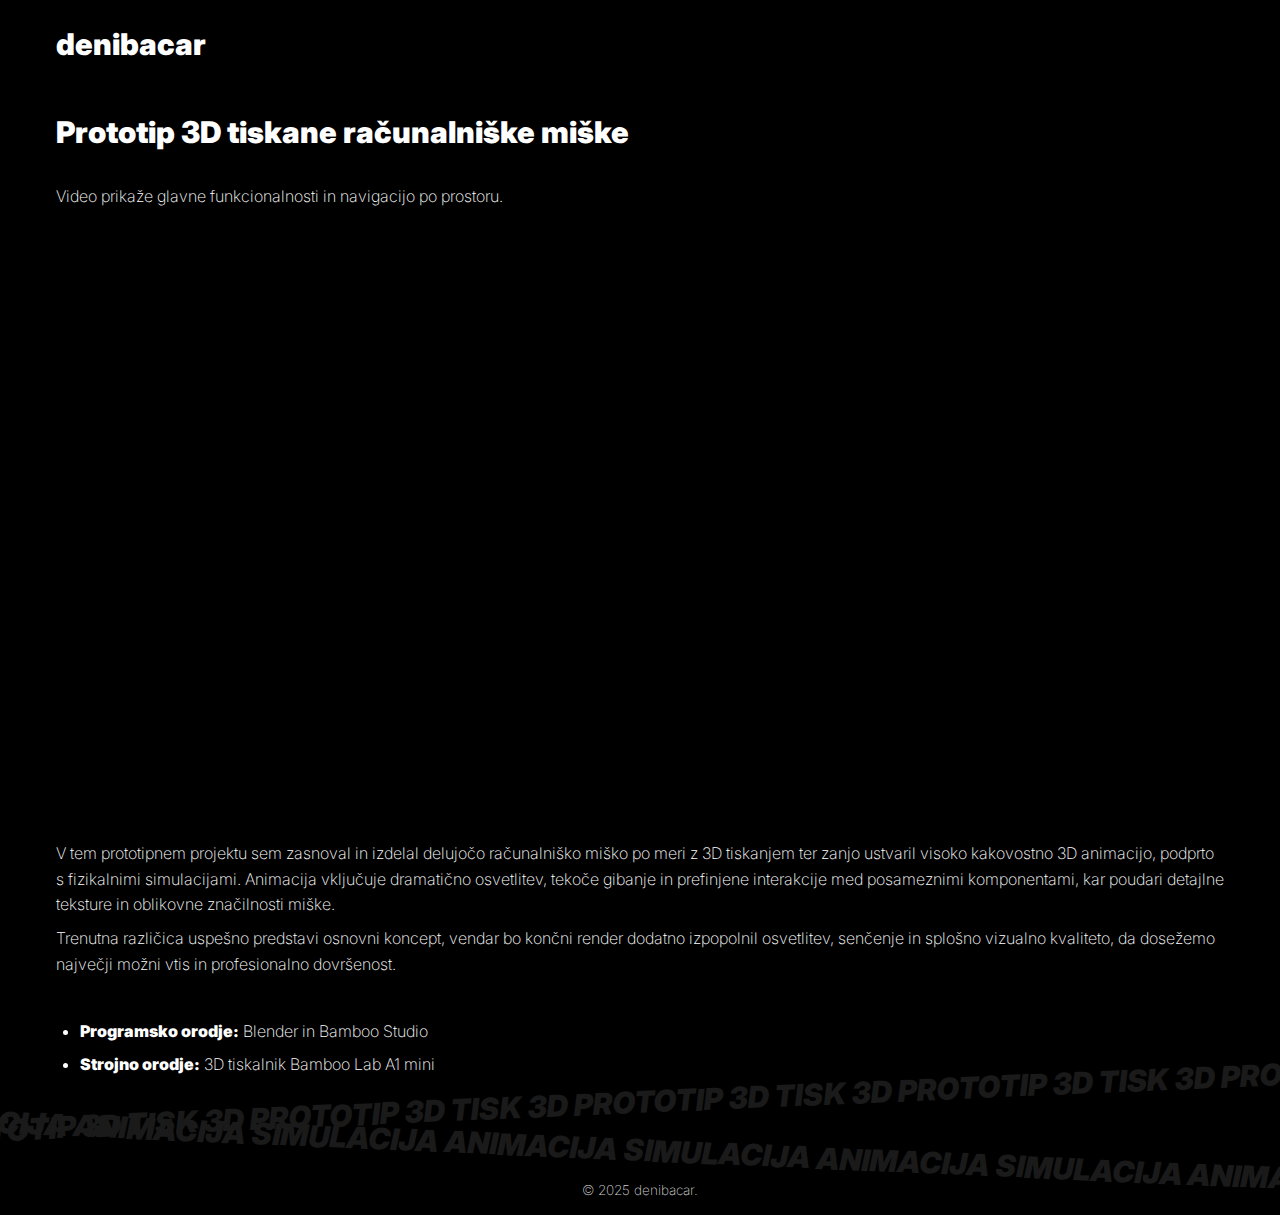
<file: 3d-printing/index.html>
<!DOCTYPE html>
<html lang="sl">
<head>
    <meta charset="UTF-8">
    <meta name="viewport" content="width=device-width, initial-scale=1">
    <title>denibacar – Prototipiranje</title>
    <link href="https://fonts.googleapis.com/css2?family=Inter:ital,opsz,wght@0,14..32,100..900;1,14..32,100..900&display=swap" rel="stylesheet">
    <!-- External stylesheet -->
    <link href="/style.css" rel="stylesheet">
</head>
<body>
    <header class="header">
        <div class="header-inner">
            <div class="header-item left">
                <a href="/" class="btn">denibacar</a>
            </div>
        </div>
    </header>

    <main class="page-content vr-content">
        <div class="project-container">
            <!-- Overview -->
            <section class="overview">
                <h1>Prototip 3D tiskane računalniške miške</h1>
            </section>

            <!-- Video Section -->
            <section class="video-section">
                <!-- Privacy-enhanced, muted & looping embed -->
                <iframe
                    src="https://www.youtube.com/embed/clyQHNMQc8g?si=DK9n0UiFSiPH09XN&loop=1" title="YouTube video player"
                    frameborder="0"
                    allow="accelerometer; autoplay; clipboard-write; encrypted-media; gyroscope; picture-in-picture; web-share"
                    referrerpolicy="strict-origin-when-cross-origin"
                    allowfullscreen>
                </iframe>
                <p>Video prikaže glavne funkcionalnosti in navigacijo po prostoru.</p>
            </section>

            <!-- Detailed Description -->
            <section class="text-section">
                <p>V tem prototipnem projektu sem zasnoval in izdelal delujočo računalniško miško po meri z 3D tiskanjem ter zanjo ustvaril visoko kakovostno 3D animacijo, podprto s fizikalnimi simulacijami. Animacija vključuje dramatično osvetlitev, tekoče gibanje in prefinjene interakcije med posameznimi komponentami, kar poudari detajlne teksture in oblikovne značilnosti miške.</p>
                <p>Trenutna različica uspešno predstavi osnovni koncept, vendar bo končni render dodatno izpopolnil osvetlitev, senčenje in splošno vizualno kvaliteto, da dosežemo največji možni vtis in profesionalno dovršenost.</p>
                <br>
                <ul>
                    <li><strong>Programsko orodje:</strong> Blender in Bamboo Studio</li>
                    <li><strong>Strojno orodje:</strong> 3D tiskalnik Bamboo Lab A1 mini</li>
                </ul>
            </section>

        <!-- Scrolling Banners -->
        <div class="outer outer-top">
            <div>
                <div class="loop"><div class="scroller">3D PROTOTIP 3D TISK 3D PROTOTIP 3D TISK 3D PROTOTIP 3D TISK 3D PROTOTIP 3D TISK 3D PROTOTIP 3D TISK 3D PROTOTIP 3D TISK 3D PROTOTIP 3D TISK 3D PROTOTIP 3D TISK 3D PROTOTIP 3D TISK </div></div>
            </div>
        </div>
        <div class="outer outer-bottom">
            <div>
                <div class="loop"><div class="scroller">SIMULACIJA ANIMACIJA SIMULACIJA ANIMACIJA SIMULACIJA ANIMACIJA SIMULACIJA ANIMACIJA SIMULACIJA ANIMACIJA SIMULACIJA ANIMACIJA SIMULACIJA ANIMACIJA SIMULACIJA ANIMACIJA </div></div>
            </div>
        </div>
    </main>


    <footer class="site-footer">
        <p>&copy; 2025 denibacar.</p>
    </footer>

    <script>
        document.addEventListener('DOMContentLoaded', () => {
        const btn = document.querySelector('.scroll-top');
        const SHOW_AFTER = 1200;            // px scrolled before we reveal button

        /* reveal / hide on scroll */
        window.addEventListener('scroll', () => {
            if (window.scrollY > SHOW_AFTER) {
            btn.classList.add('show');
            } else {
            btn.classList.remove('show');
            }
        });

        /* smooth scroll to top */
        btn.addEventListener('click', () =>
            window.scrollTo({ top: 0, behavior: 'smooth' })
        );
        });


        
        // Scrolling banner logic (unchanged)
        document.querySelectorAll('.outer .loop').forEach(loop => {
            const outer = loop.closest('.outer');
            const orig  = loop.querySelector('.scroller');
            const needed = Math.ceil(outer.clientWidth / orig.offsetWidth) + 1;
            let strip = '';
            for (let i = 0; i < needed; i++) strip += `<div class="scroller">${orig.textContent}</div>`;
            loop.innerHTML = strip + strip;
            const total = loop.scrollWidth / 2;
            loop._anim = loop.animate([
                { transform: 'translateX(0)' },
                { transform: `translateX(-${total}px)` }
            ], {
                duration: window.innerWidth < 768 ? 30000 : 25000,
                iterations: Infinity,
                easing: 'linear',
                direction: 'reverse'
            });
        });
        let lastY = window.scrollY;
        window.addEventListener('scroll', () => {
            const scrollUp = window.scrollY < lastY;
            document.querySelectorAll('.outer .loop').forEach(loop => {
                loop._anim.effect.updateTiming({ direction: scrollUp ? 'normal' : 'reverse' });
            });
            lastY = window.scrollY;
        });
        window.addEventListener('resize', () => {
            document.querySelectorAll('.outer .loop').forEach(loop => {
                loop._anim.updateTiming({ duration: window.innerWidth < 768 ? 30000 : 25000 });
            });
        });
    </script>
</body>
</html>
</file>
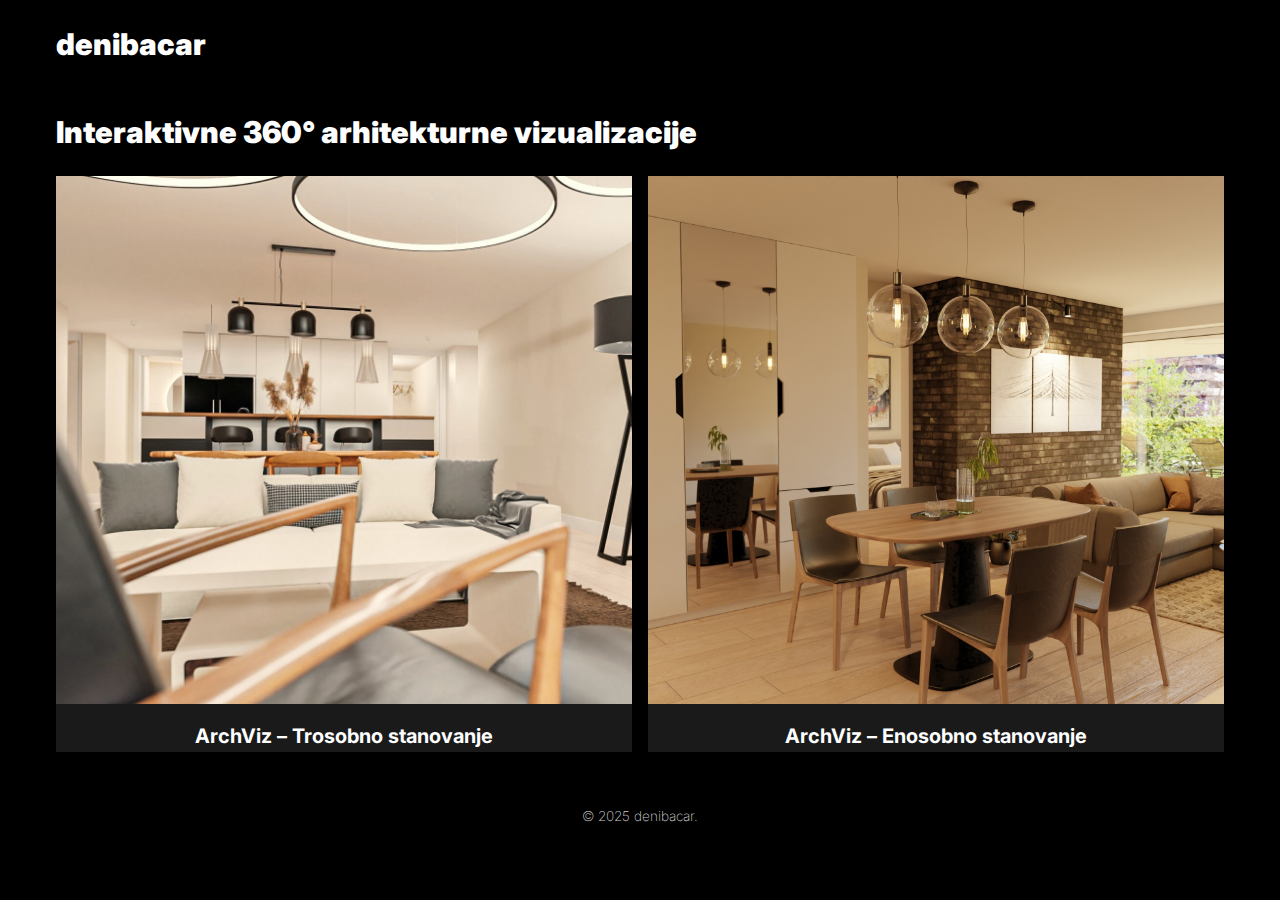
<file: archviz-projects/index.html>
<!DOCTYPE html>
<html lang="sl">
<head>
    <meta charset="UTF-8">
    <meta name="viewport" content="width=device-width, initial-scale=1">
    <title>denibacar – ArchViz</title>
    <link href="https://fonts.googleapis.com/css2?family=Inter:ital,opsz,wght@0,14..32,100..900;1,14..32,100..900&display=swap" rel="stylesheet">
    <!-- External stylesheet -->
    <link href="/style.css" rel="stylesheet">
</head>
<body>
    <header class="header">
        <div class="header-inner">
            <div class="header-item left">
                <a href="denibacar.cv" class="btn">denibacar</a>
            </div>
        </div>
    </header>

    <main class="page-content">
        <div class="project-container">
            <!-- Overview -->
            <section class="overview">
                <h1>Interaktivne 360° arhitekturne vizualizacije</h1>
            </section>

            <!-- projects.html -->
            <div class="projects">
                <a href="/archviz-2" class="project">
                    <img src="/assets/projects/ArchViz2.jpg" alt="ArchViz projekt 2 thumbnail">
                    <h3 class="project-title">ArchViz – Trosobno stanovanje</h3>
                </a>
                <a href="/archviz-1" class="project">
                    <img src="/assets/projects/ArchViz1.jpg" alt="ArchViz projekt 1 thumbnail">
                    <h3 class="project-title">ArchViz – Enosobno stanovanje</h3>
                </a>
            </div>
        </div>
    </main>

    <footer>
        <p>&copy; 2025 denibacar.</p>
    </footer>
</body>
</html>
</file>
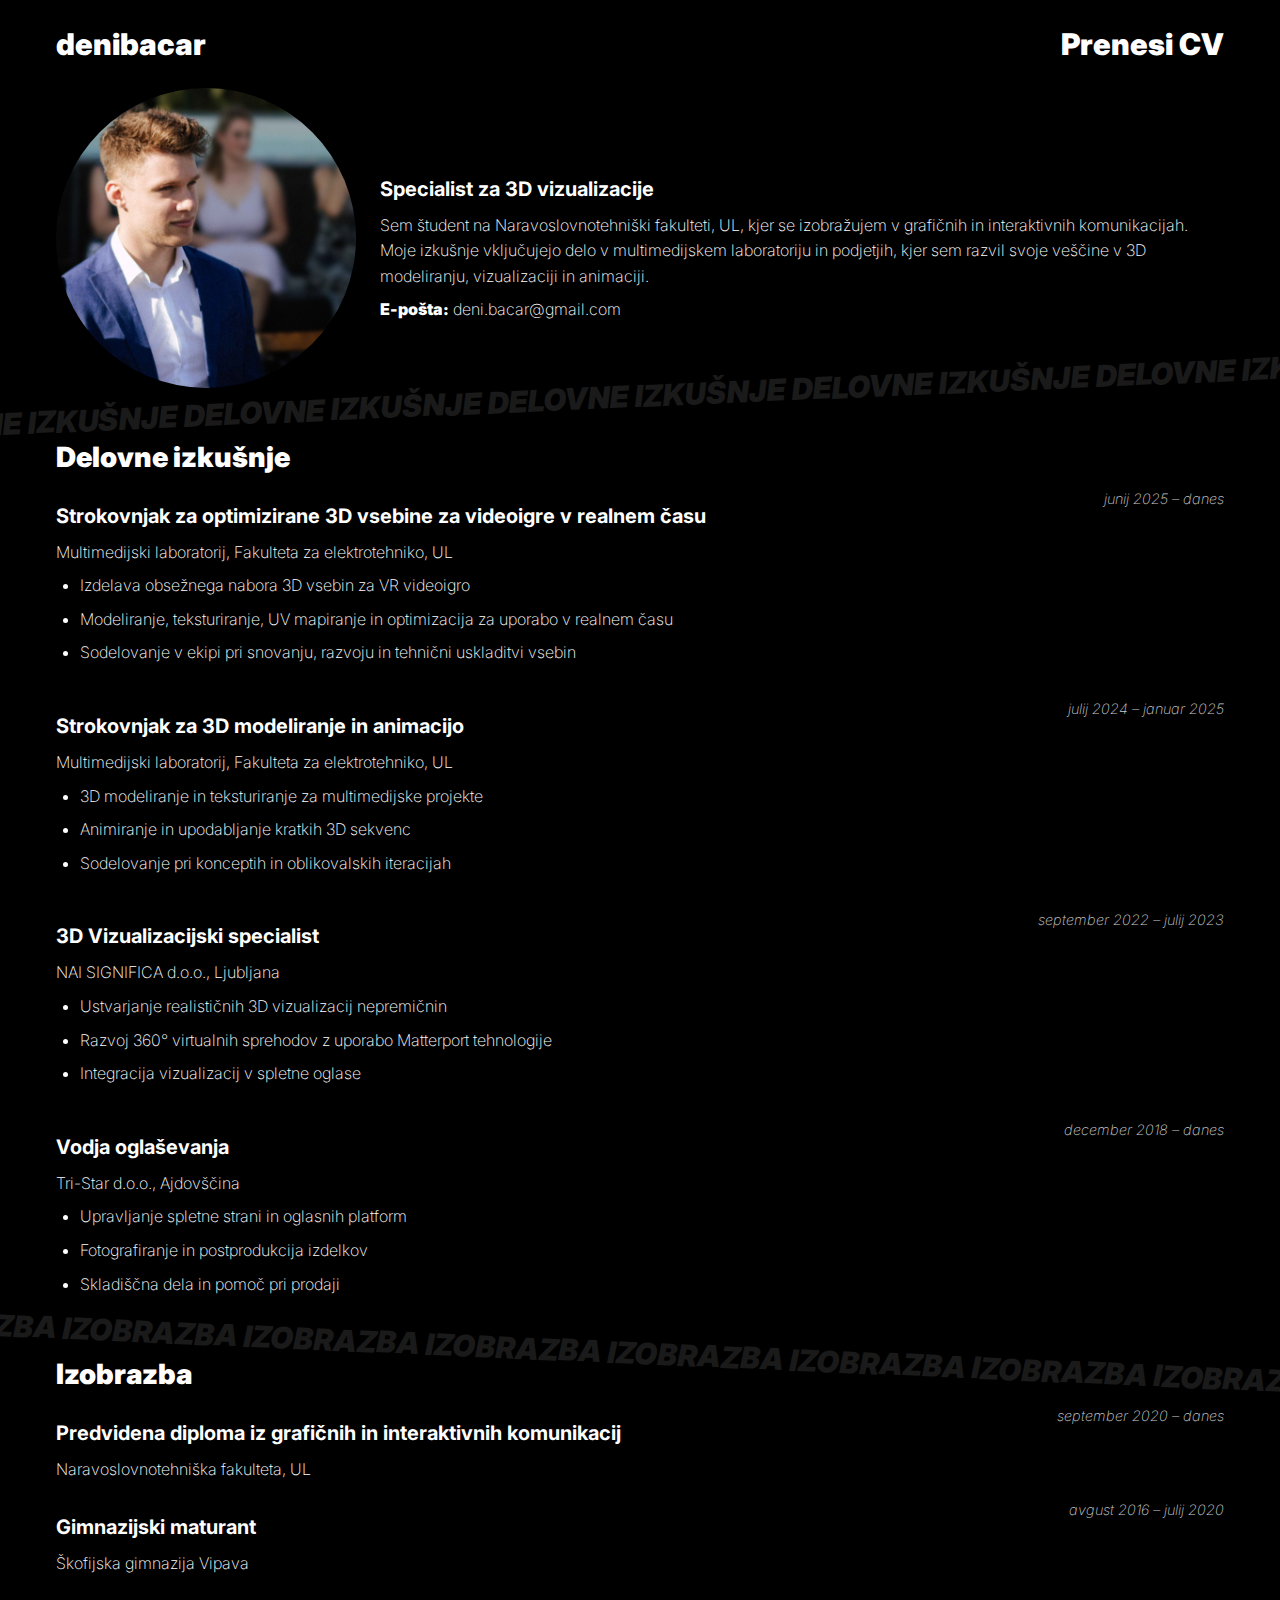
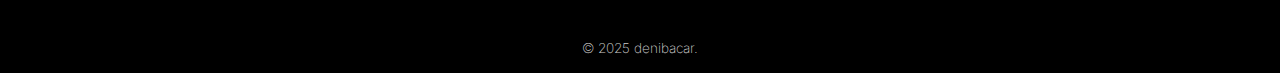
<file: cv/index.html>
<!DOCTYPE html>
<html lang="sl">
<head>
    <meta charset="UTF-8">
    <meta name="viewport" content="width=device-width, initial-scale=1">
    <title>denibacar – CV</title>
    <link rel="icon" href="/assets/icon_logo_32.ico" type="image/x-icon">
    <link rel="icon" href="/assets/icon_logo_32.png" type="image/png">
    <link href="https://fonts.googleapis.com/css2?family=Inter:ital,opsz,wght@0,14..32,100..900;1,14..32,100..900&display=swap" rel="stylesheet">
    <link href="/style.css" rel="stylesheet">
</head>
<body>
    <header class="header">
        <div class="header-inner">
            <div class="header-item left">
                <a href="/" class="btn">denibacar</a>
            </div>
            <div class="header-item right">
                <a href="https://europa.eu/europass/eportfolio/screen/share/c971a73e-9528-41ad-8d2b-8531e8829264?lang=sl" class="btn">Prenesi CV</a>
            </div>
        </div>
    </header>

    <main class="page-content">
        <!-- Profile as a two-column grid -->
        <section class="profile">
            <div class="profile-photo">
                <img src="/assets/img/profile.jpg" alt="Deni Bačar" class="profile-image">
            </div>
            <div class="profile-text">
                <h3 class="subtitle">Specialist za 3D vizualizacije</h3>
                <p class="description">Sem študent na Naravoslovnotehniški fakulteti, UL, kjer se izobražujem v grafičnih in interaktivnih komunikacijah. Moje izkušnje vključujejo delo v multimedijskem laboratoriju in podjetjih, kjer sem razvil svoje veščine v 3D modeliranju, vizualizaciji in animaciji.</p>
                <p><strong>E-pošta:</strong> <a href="mailto:deni.bacar@gmail.com" class="email-link">deni.bacar@gmail.com</a></p>
            </div>
        </section>

        <!-- SCROLLING BANNER #1 -->
        <div class="outer outer-top">
            <div>
                <div class="loop"><div class="scroller">DELOVNE IZKUŠNJE DELOVNE IZKUŠNJE DELOVNE IZKUŠNJE DELOVNE IZKUŠNJE DELOVNE IZKUŠNJE DELOVNE IZKUŠNJE DELOVNE IZKUŠNJE DELOVNE IZKUŠNJE </div></div>
            </div>
        </div>

        <!-- Experience: each job is a two-column grid (details + date) -->
        <section class="experience">
        <h2>Delovne izkušnje</h2>

        <div class="job">
            <div class="job-details">
                <h3>Strokovnjak za optimizirane 3D vsebine za videoigre v realnem času</h3>
                <p class="company">Multimedijski laboratorij, Fakulteta za elektrotehniko, UL</p>
                <ul>
                    <li>Izdelava obsežnega nabora 3D vsebin za VR videoigro</li>
                    <li>Modeliranje, teksturiranje, UV mapiranje in optimizacija za uporabo v realnem času</li>
                    <li>Sodelovanje v ekipi pri snovanju, razvoju in tehnični uskladitvi vsebin</li>
                </ul>
            </div>
            <p class="date">junij 2025 – danes</p>
        </div>

        <div class="job">
            <div class="job-details">
                <h3>Strokovnjak za 3D modeliranje in animacijo</h3>
                <p class="company">Multimedijski laboratorij, Fakulteta za elektrotehniko, UL</p>
                <ul>
                    <li>3D modeliranje in teksturiranje za multimedijske projekte</li>
                    <li>Animiranje in upodabljanje kratkih 3D sekvenc</li>
                    <li>Sodelovanje pri konceptih in oblikovalskih iteracijah</li>
                </ul>
            </div>
            <p class="date">julij 2024 – januar 2025</p>
        </div>

        <div class="job">
            <div class="job-details">
                <h3>3D Vizualizacijski specialist</h3>
                <p class="company">NAI SIGNIFICA d.o.o., Ljubljana</p>
                <ul>
                    <li>Ustvarjanje realističnih 3D vizualizacij nepremičnin</li>
                    <li>Razvoj 360° virtualnih sprehodov z uporabo Matterport tehnologije</li>
                    <li>Integracija vizualizacij v spletne oglase</li>
                </ul>
            </div>
            <p class="date">september 2022 – julij 2023</p>
        </div>

        <div class="job">
            <div class="job-details">
                <h3>Vodja oglaševanja</h3>
                <p class="company">Tri-Star d.o.o., Ajdovščina</p>
                <ul>
                    <li>Upravljanje spletne strani in oglasnih platform</li>
                    <li>Fotografiranje in postprodukcija izdelkov</li>
                    <li>Skladiščna dela in pomoč pri prodaji</li>
                </ul>
            </div>
            <p class="date">december 2018 – danes</p>
        </div>
        </section>

        <!-- SCROLLING BANNER #2 -->
        <div class="outer outer-bottom">
            <div>
                <div class="loop"><div class="scroller">IZOBRAZBA IZOBRAZBA IZOBRAZBA IZOBRAZBA IZOBRAZBA IZOBRAZBA IZOBRAZBA IZOBRAZBA IZOBRAZBA IZOBRAZBA IZOBRAZBA IZOBRAZBA IZOBRAZBA IZOBRAZBA </div></div>
            </div>
        </div>

        <!-- Education: same grid pattern as jobs -->
        <section class="education">
        <h2>Izobrazba</h2>

        <div class="school">
            <div class="school-details">
                <h3>Predvidena diploma iz grafičnih in interaktivnih komunikacij</h3>
                <p class="institution">Naravoslovnotehniška fakulteta, UL</p>
            </div>
            <p class="date">september 2020 – danes</p>
        </div>

        <div class="school">
            <div class="school-details">
                <h3>Gimnazijski maturant</h3>
                <p class="institution">Škofijska gimnazija Vipava</p>
            </div>
            <p class="date">avgust 2016 – julij 2020</p>
        </div>
        </section>
    </main>

    <footer class="site-footer">
        <p>&copy; 2025 denibacar.</p>
    </footer>

    <script>
        // set up each banner
        document.querySelectorAll('.outer .loop').forEach(loop => {
            const outer = loop.closest('.outer');
            const orig  = loop.querySelector('.scroller');
            
            // how many repeats to cover the full banner?
            const needed = Math.ceil(outer.clientWidth / orig.offsetWidth) + 1;
            let strip = '';
            for (let i = 0; i < needed; i++) {
                strip += `<div class="scroller">${orig.textContent}</div>`;
            }
            loop.innerHTML = strip + strip; // double for seamless
            
            // animate via Web Animations API
            const total = loop.scrollWidth / 2;
            loop._anim = loop.animate(
                [
                    { transform: 'translateX(0)' },
                    { transform: `translateX(-${total}px)` }
                ],
                {
                    duration: window.innerWidth < 768 ? 30000 : 25000,
                    iterations: Infinity,
                    easing: 'linear',
                    direction: 'reverse'  // start L→R
                }
            );
        });

        // flip on scroll-up
        let lastY = window.scrollY;
        window.addEventListener('scroll', () => {
            const scrollUp = window.scrollY < lastY;
            document.querySelectorAll('.outer .loop').forEach(loop => {
                loop._anim.effect.updateTiming({
                    direction: scrollUp ? 'normal'  /* R→L */ 
                   : 'reverse' /* L→R */
                });
            });
            lastY = window.scrollY;
        });

        // adjust speed if the user resizes
        window.addEventListener('resize', () => {
            document.querySelectorAll('.outer .loop').forEach(loop => {
                loop._anim.updateTiming({
                    duration: window.innerWidth < 768 ? 30000 : 25000
                });
            });
        });
    </script>

</body>
</html>
</file>
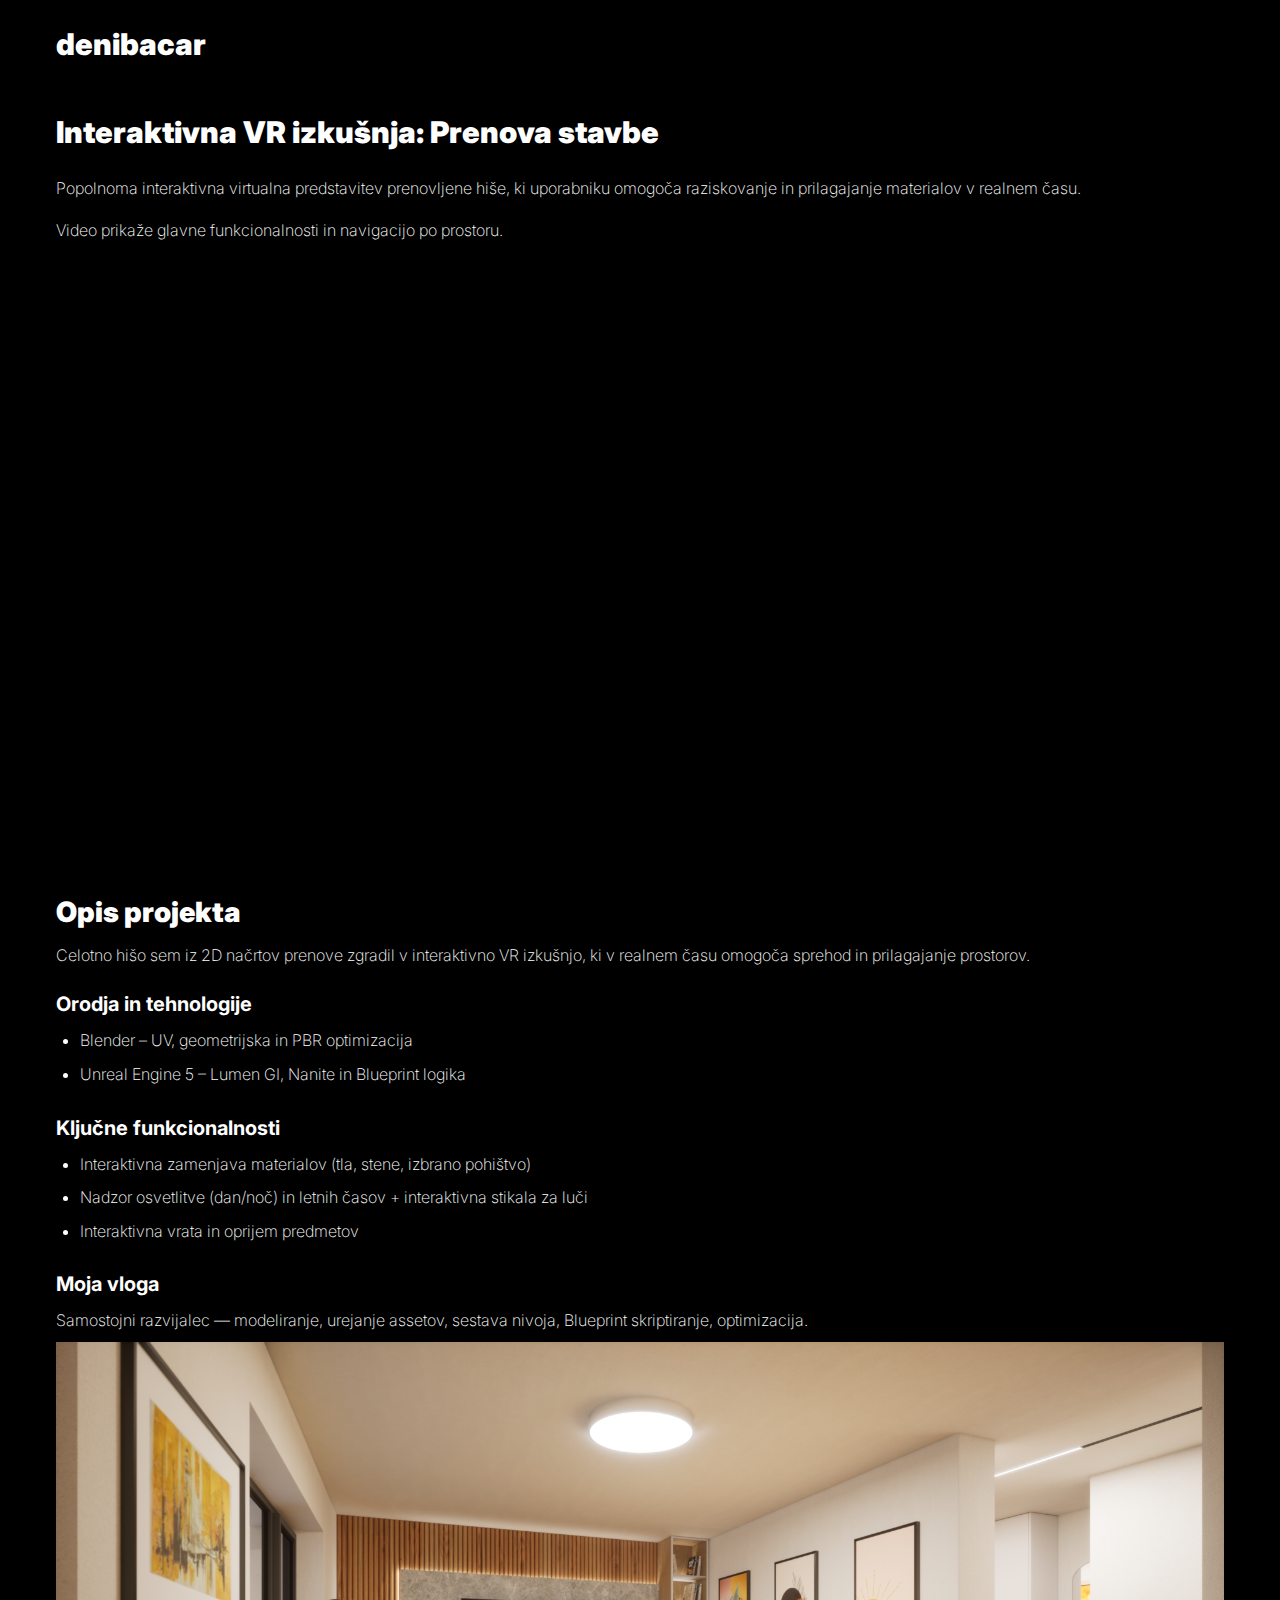
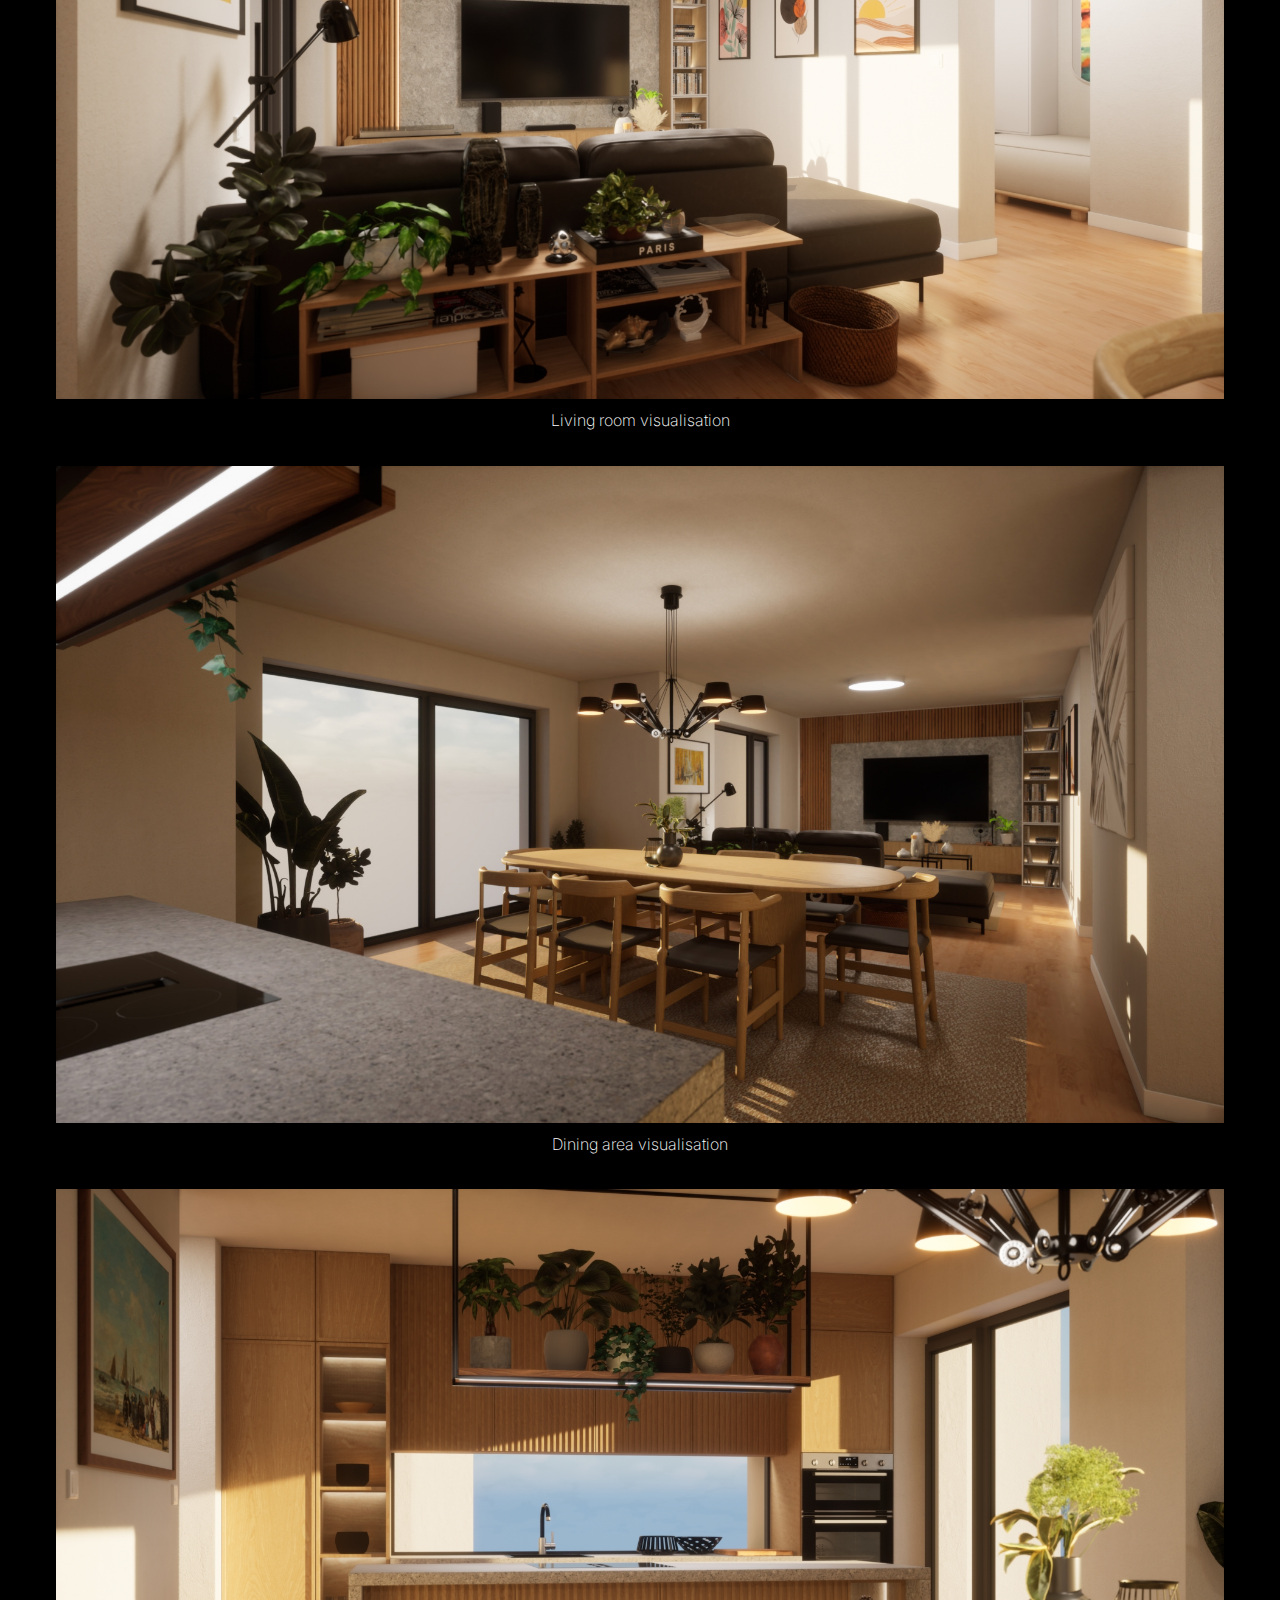
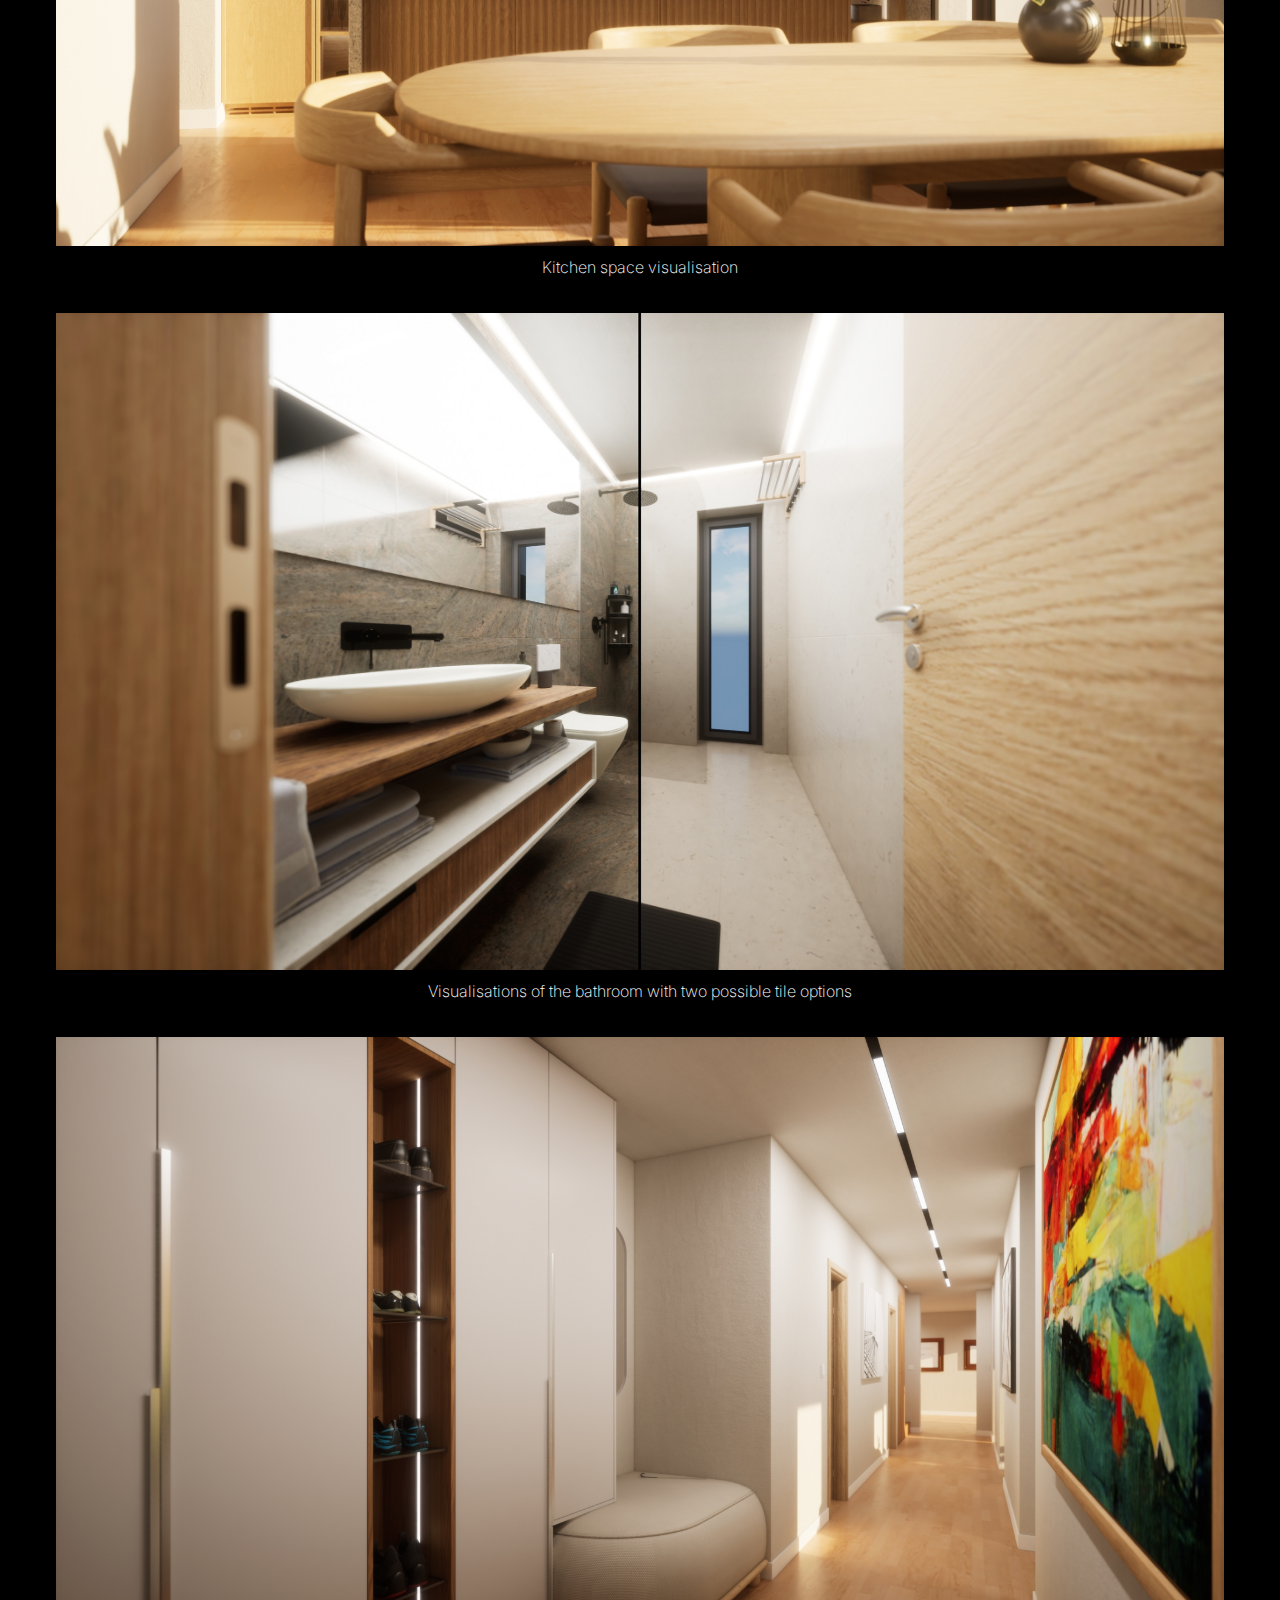
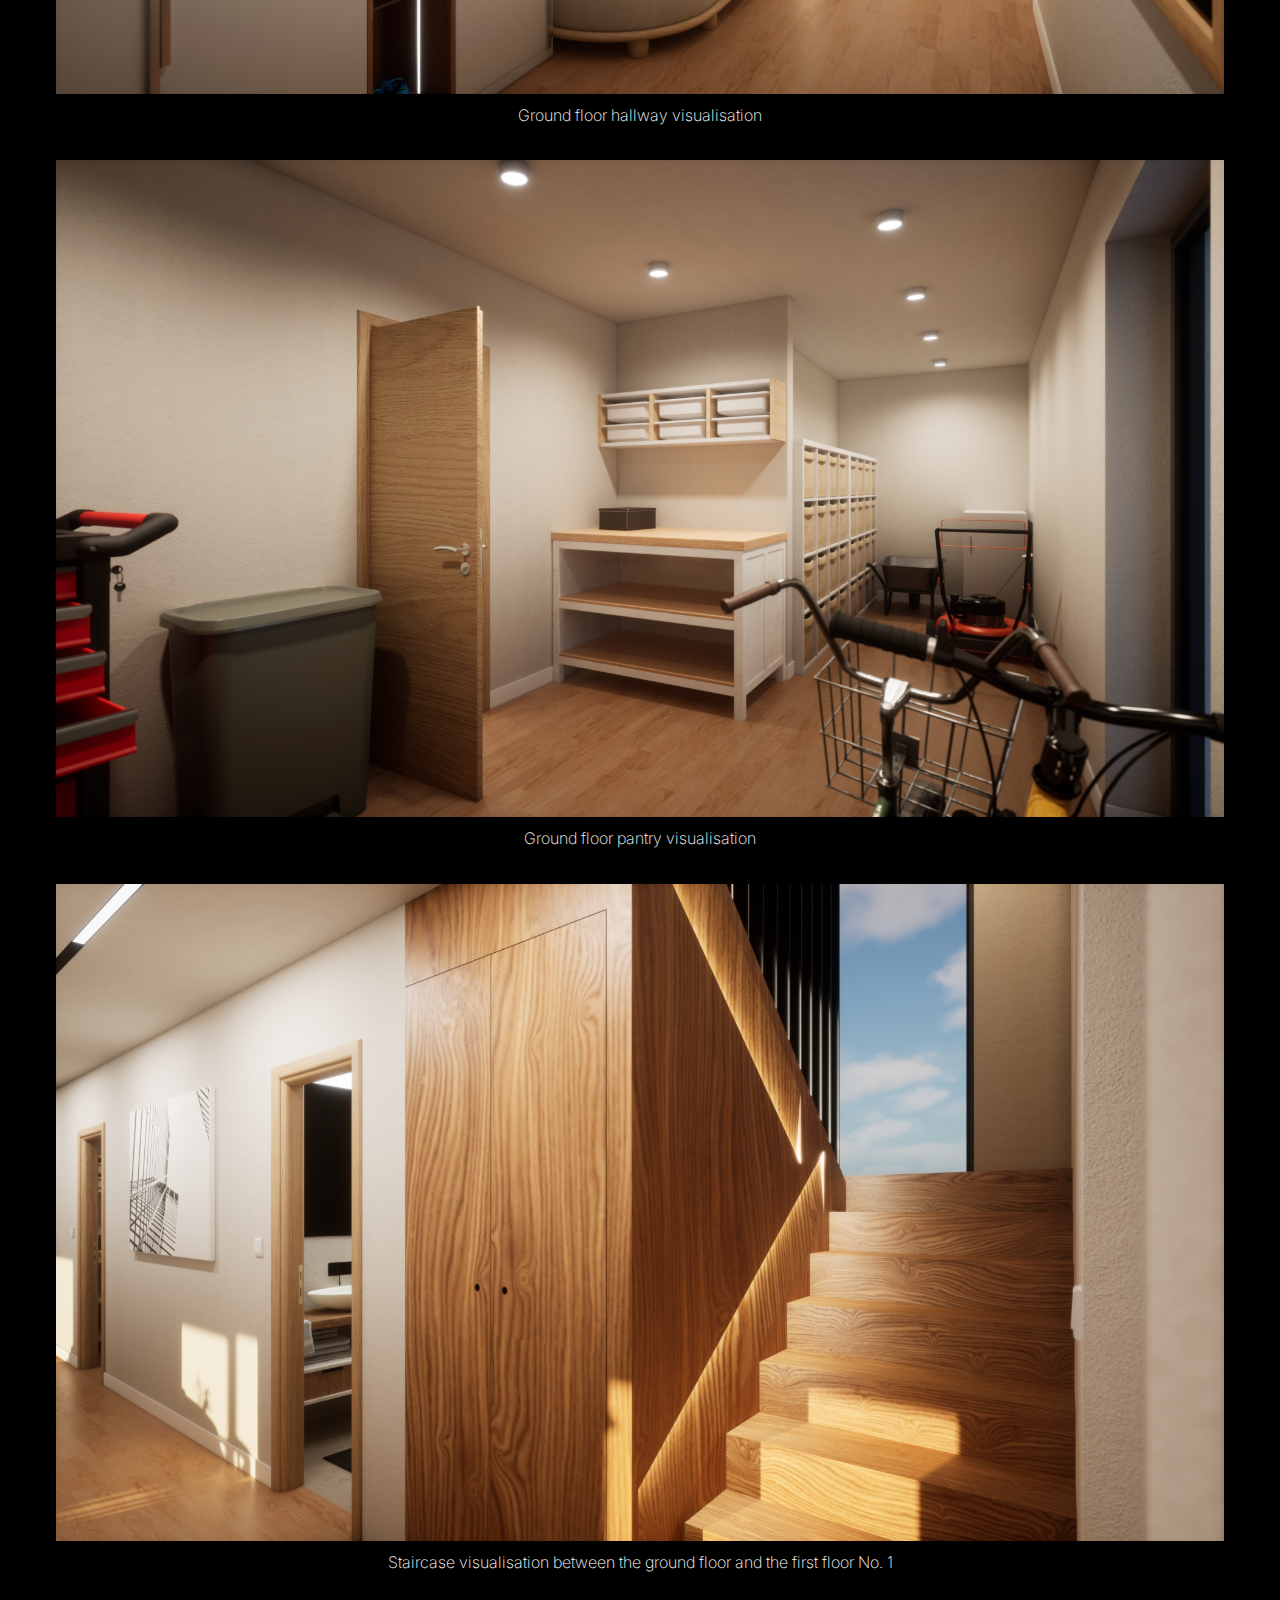
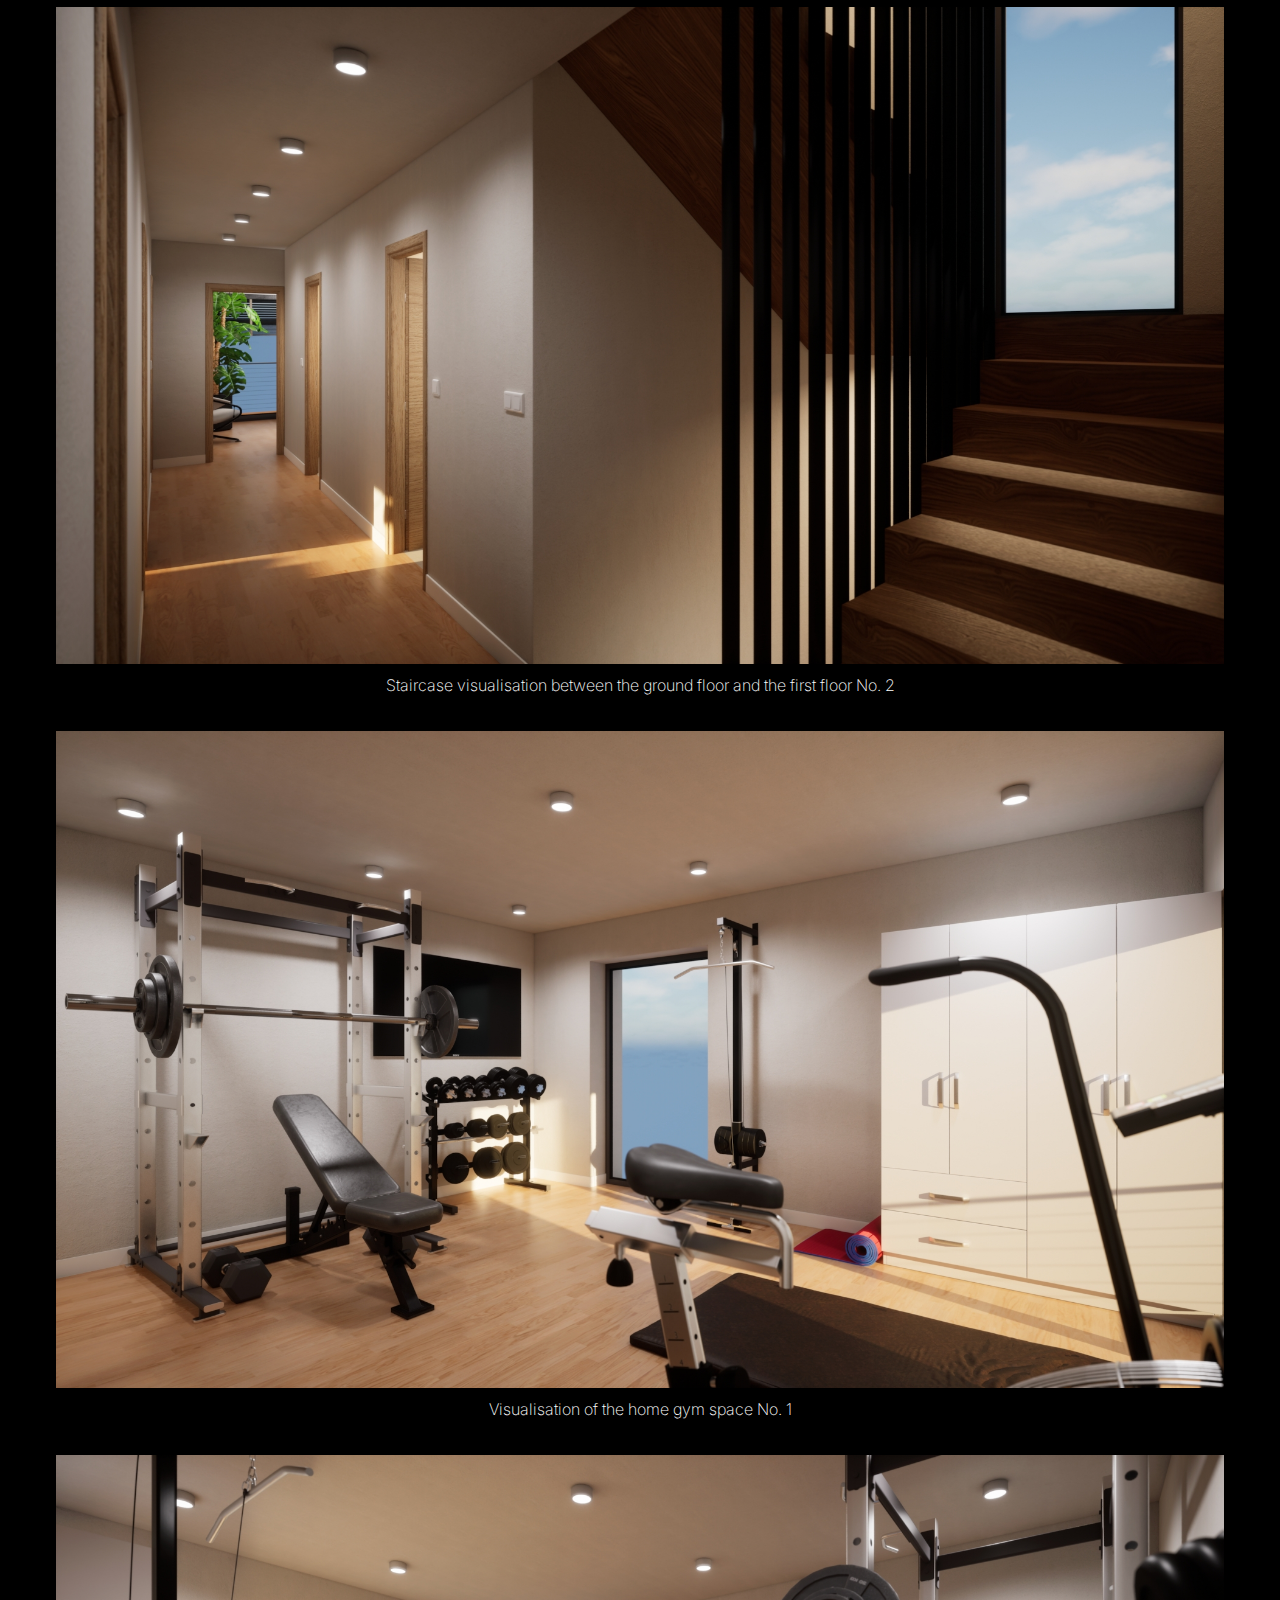
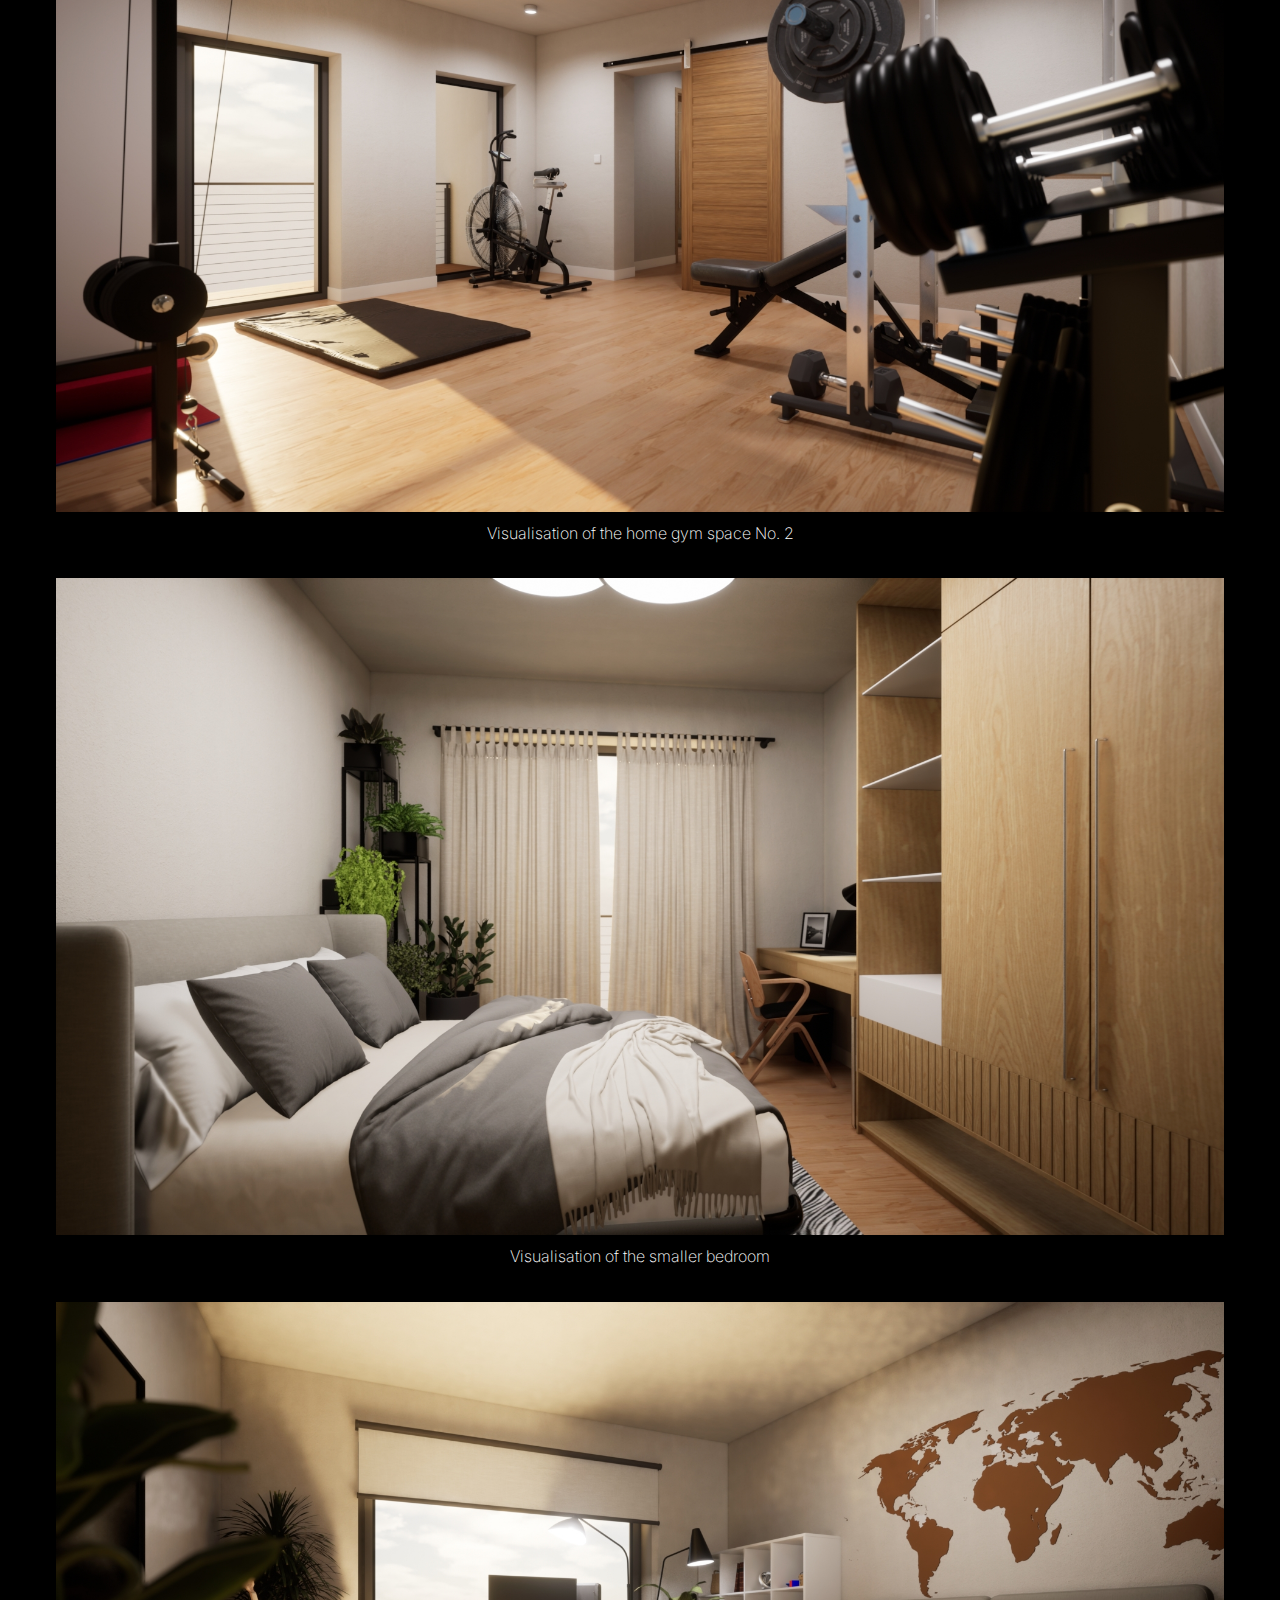
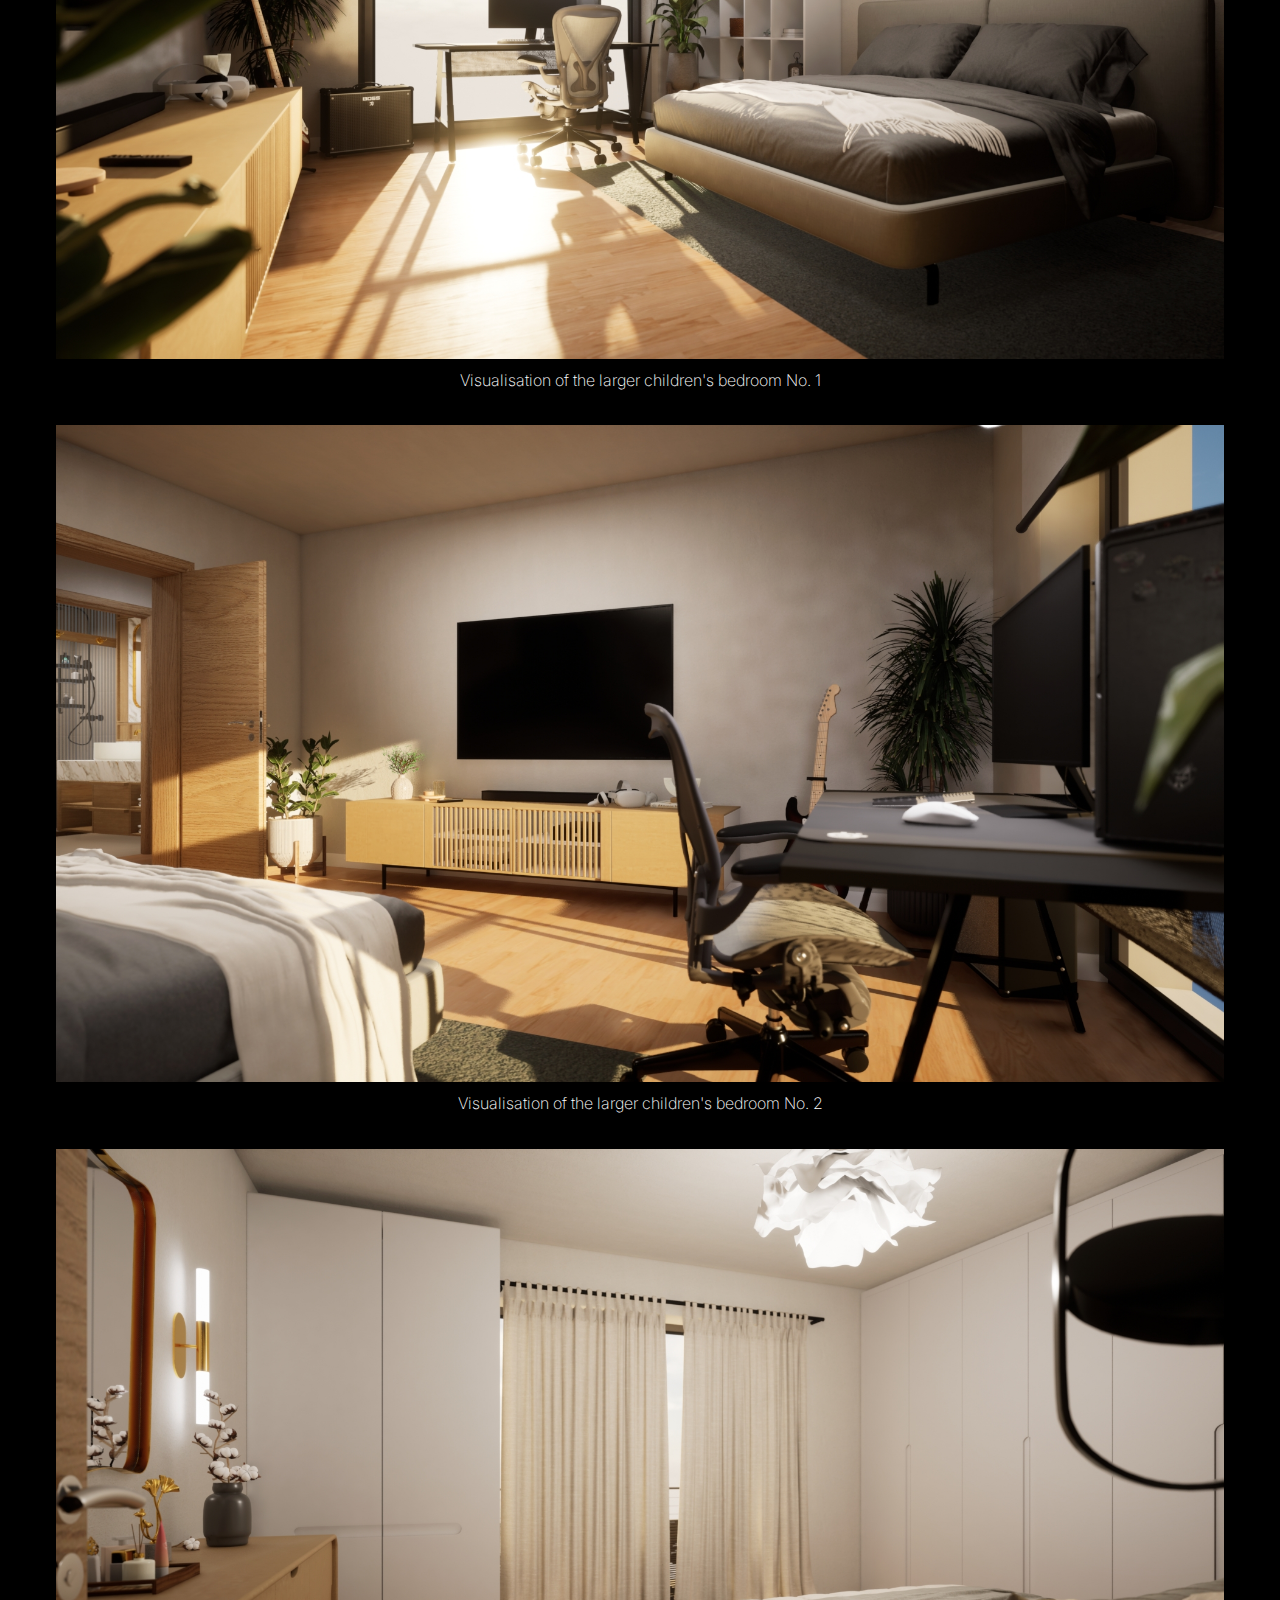
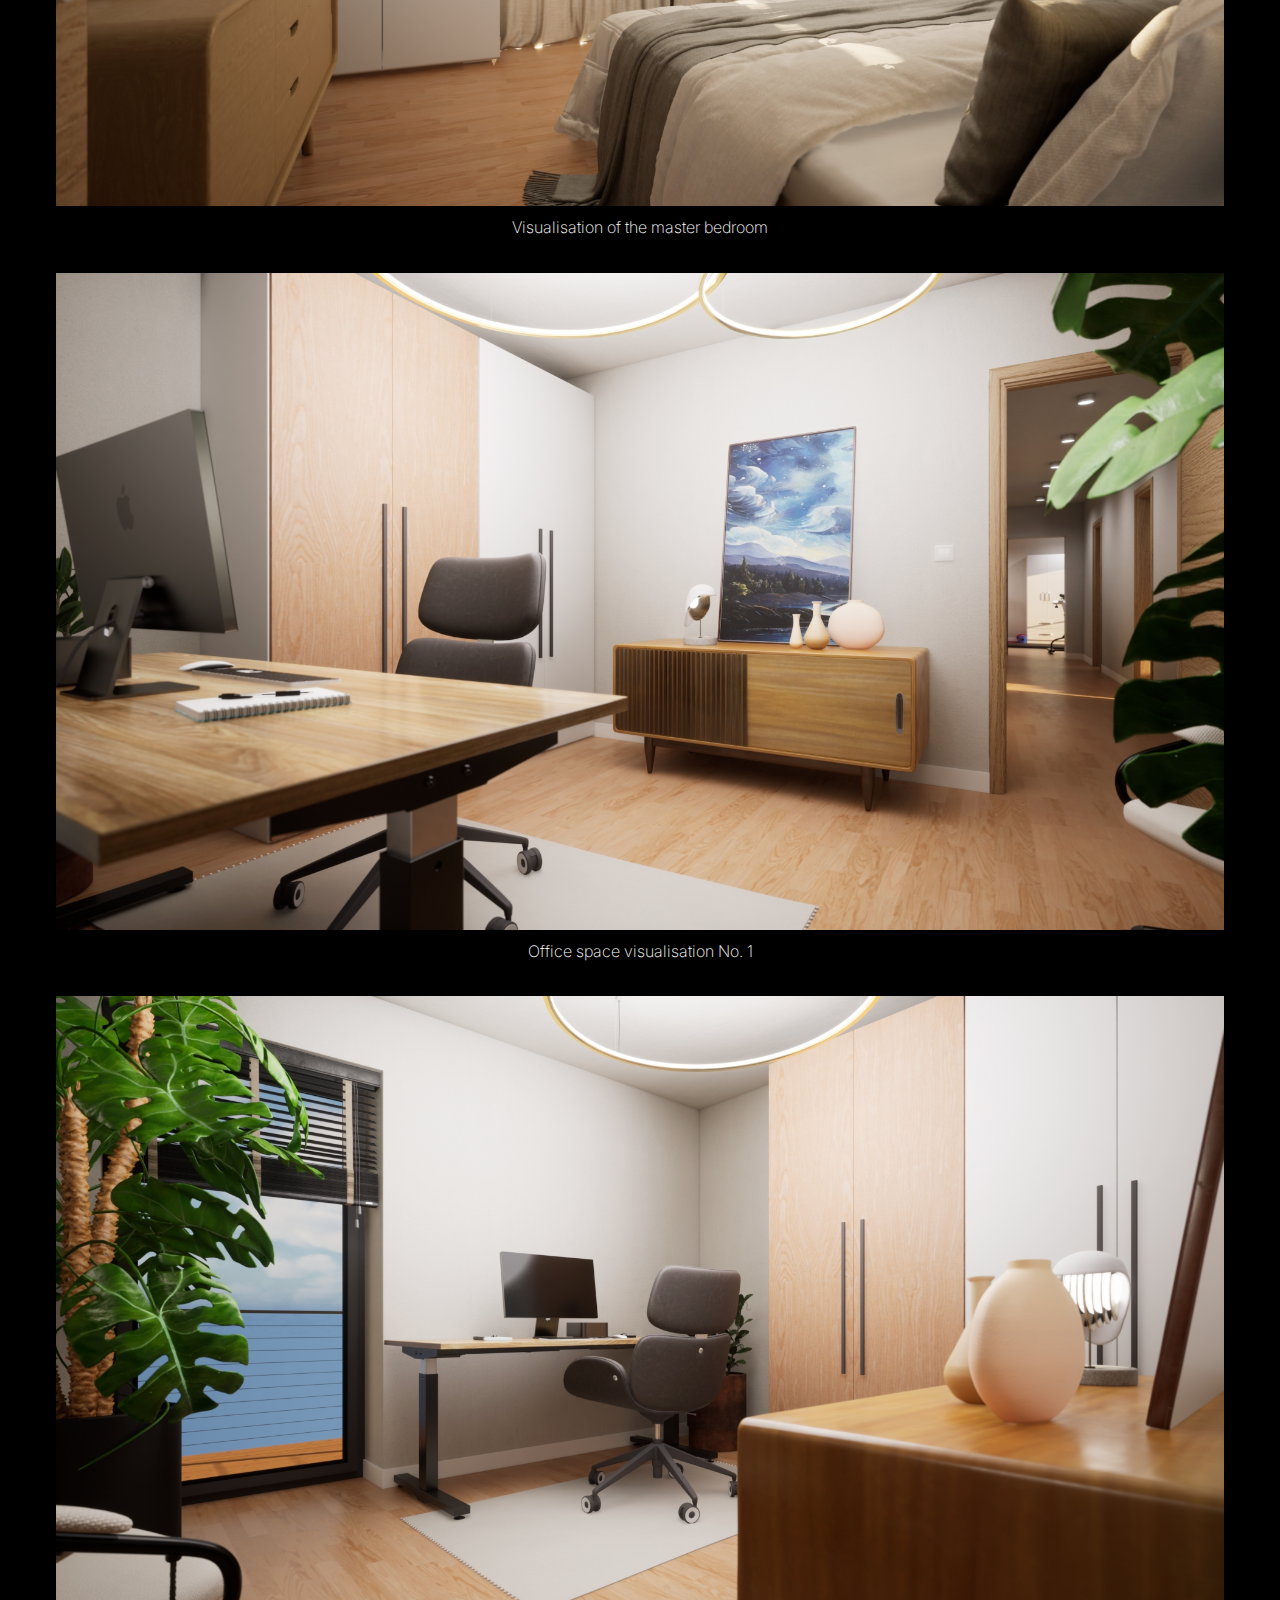
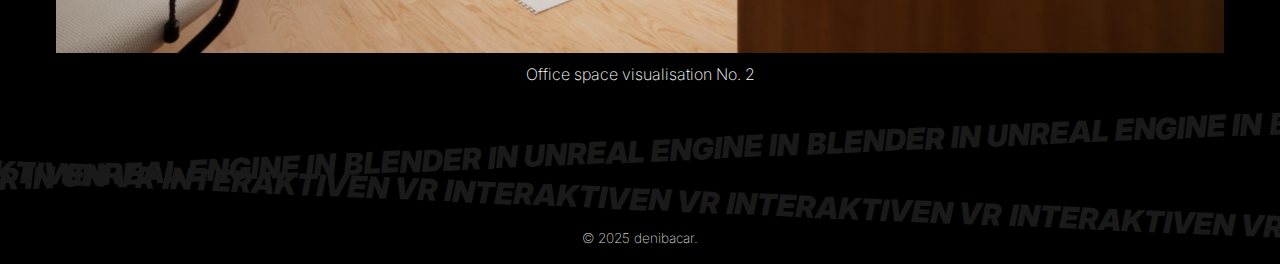
<file: interactive-vr/index.html>
<!DOCTYPE html>
<html lang="sl">
<head>
    <meta charset="UTF-8">
    <meta name="viewport" content="width=device-width, initial-scale=1">
    <title>denibacar – Interaktivni VR</title>
    <link href="https://fonts.googleapis.com/css2?family=Inter:ital,opsz,wght@0,14..32,100..900;1,14..32,100..900&display=swap" rel="stylesheet">
    <!-- External stylesheet -->
    <link href="/style.css" rel="stylesheet">
</head>
<body>
    <header class="header">
        <div class="header-inner">
            <div class="header-item left">
                <a href="www.denibacar.cv" class="btn">denibacar</a>
            </div>
        </div>
    </header>

    <main class="page-content">
        <div class="project-container">
            <!-- Overview -->
            <section class="overview">
                <h1>Interaktivna VR izkušnja: Prenova stavbe</h1>
                <p>Popolnoma interaktivna virtualna predstavitev prenovljene hiše, ki uporabniku omogoča raziskovanje in prilagajanje materialov v realnem času.</p>
            </section>

            <!-- Video Section -->
            <section class="video-section">
                <!-- Privacy-enhanced, muted & looping embed -->
                <iframe
                    src="https://www.youtube-nocookie.com/embed/2Ol8Xhv0eDE?mute=1&loop=1&playlist=2Ol8Xhv0eDE"
                    title="Video predstavitev VR izkušnje"
                    frameborder="0"
                    allow="accelerometer; autoplay; clipboard-write; encrypted-media; gyroscope; picture-in-picture"
                    allow="autoplay; fullscreen"
                    allowfullscreen
                ></iframe>
                <p>Video prikaže glavne funkcionalnosti in navigacijo po prostoru.</p>
            </section>

            <!-- Detailed Description -->
            <section class="text-section">
                <h2>Opis projekta</h2>
                <p>Celotno hišo sem iz 2D načrtov prenove zgradil v interaktivno VR izkušnjo, ki v realnem času omogoča sprehod in prilagajanje prostorov.</p>
            </section>

            <!-- Tech & Features -->
            <div class="details">
                <section>
                <h3>Orodja in tehnologije</h3>
                <ul>
                    <li>Blender – UV, geometrijska in PBR optimizacija</li>
                    <li>Unreal Engine 5 – Lumen GI, Nanite in Blueprint logika</li>
                </ul>
                </section>
                <section>
                <h3>Ključne funkcionalnosti</h3>
                <ul>
                    <li>Interaktivna zamenjava materialov (tla, stene, izbrano pohištvo)</li>
                    <li>Nadzor osvetlitve (dan/noč) in letnih časov + interaktivna stikala za luči</li>
                    <li>Interaktivna vrata in oprijem predmetov</li>
                </ul>
                </section>
                <section>
                <h3>Moja vloga</h3>
                <p>Samostojni razvijalec — modeliranje, urejanje assetov, sestava nivoja, Blueprint skriptiranje, optimizacija.</p>
                </section>
            </div>

            <!-- Image Gallery -->
            <section class="gallery">
                <figure>
                    <img src="\assets\projects\vr_gallery\livinngroom1.jpeg" alt="Living room visualisation">
                    <figcaption>Living room visualisation</figcaption>
                </figure>
                <figure>
                    <img src="\assets\projects\vr_gallery\diningroom3_edit.jpg" alt="Dining area visualisation">
                    <figcaption>Dining area visualisation</figcaption>
                </figure>
                <figure>
                    <img src="\assets\projects\vr_gallery\kitchen1.jpeg" alt="Kitchen space visualisation">
                    <figcaption>Kitchen space visualisation</figcaption>
                </figure>
                <figure>
                    <img src="\assets\projects\vr_gallery\wc_material_edit.jpg" alt="Visualisations of the bathroom with two possible tile options">
                    <figcaption>Visualisations of the bathroom with two possible tile options</figcaption>
                </figure>
                <figure>
                    <img src="\assets\projects\vr_gallery\hodnik1.jpeg" alt="Ground floor hallway visualisation">
                    <figcaption>Ground floor hallway visualisation</figcaption>
                </figure>
                <figure>
                    <img src="\assets\projects\vr_gallery\shramba1.jpeg" alt="Ground floor pantry visualisation">
                    <figcaption>Ground floor pantry visualisation</figcaption>
                </figure>
                <figure>
                    <img src="\assets\projects\vr_gallery\stopnisce1.jpeg" alt="Staircase visualisation between the ground floor and the first floor No. 1">
                    <figcaption>Staircase visualisation between the ground floor and the first floor No. 1</figcaption>
                </figure>
                <figure>
                    <img src="\assets\projects\vr_gallery\hodnik2_1.jpeg" alt="Staircase visualisation between the ground floor and the first floor No. 2">
                    <figcaption>Staircase visualisation between the ground floor and the first floor No. 2</figcaption>
                </figure>
                <figure>
                    <img src="\assets\projects\vr_gallery\telovadnica1.jpeg" alt="Visualisation of the home gym space No. 1">
                    <figcaption>Visualisation of the home gym space No. 1</figcaption>
                </figure>
                <figure>
                    <img src="\assets\projects\vr_gallery\telovadnica2.jpeg" alt="Visualisation of the home gym space No. 2">
                    <figcaption>Visualisation of the home gym space No. 2</figcaption>
                </figure>
                <figure>
                    <img src="\assets\projects\vr_gallery\spalnica2_1.jpeg" alt="Visualisation of the smaller bedroom">
                    <figcaption>Visualisation of the smaller bedroom</figcaption>
                </figure>
                <figure>
                    <img src="\assets\projects\vr_gallery\spalnica3_1.jpeg" alt="Visualisation of the larger children's bedroom No. 1">
                    <figcaption>Visualisation of the larger children's bedroom No. 1</figcaption>
                </figure>
                <figure>
                    <img src="\assets\projects\vr_gallery\spalnica3_2.jpeg" alt="Visualisation of the larger children's bedroom No. 2">
                    <figcaption>Visualisation of the larger children's bedroom No. 2</figcaption>
                </figure>
                <figure>
                    <img src="\assets\projects\vr_gallery\spalnica1_2.jpeg" alt="Visualisation of the master bedroom">
                    <figcaption>Visualisation of the master bedroom</figcaption>
                </figure>
                <figure>
                    <img src="\assets\projects\vr_gallery\pisarna2.jpeg" alt="Office space visualisation No. 1">
                    <figcaption>Office space visualisation No. 1</figcaption>
                </figure>
                <figure>
                    <img src="\assets\projects\vr_gallery\pisarna1.jpeg" alt="Office space visualisation No. 2">
                    <figcaption>Office space visualisation No. 2</figcaption>
                </figure>
            </section>
        </div>

        <!-- Scrolling Banners -->
        <div class="outer outer-top">
            <div>
                <div class="loop"><div class="scroller">BLENDER IN UNREAL ENGINE IN </div></div>
            </div>
        </div>
        <div class="outer outer-bottom">
            <div>
                <div class="loop"><div class="scroller">INTERAKTIVEN VR</div></div>
            </div>
        </div>
    </main>


    <footer class="site-footer">
        <p>&copy; 2025 denibacar.</p>
    </footer>

    <!-- Scroll-to-Top Button -->
    <button class="scroll-top" aria-label="Scroll to top"></button>


    <script>
        document.addEventListener('DOMContentLoaded', () => {
        const btn = document.querySelector('.scroll-top');
        const SHOW_AFTER = 1200;            // px scrolled before we reveal button

        /* reveal / hide on scroll */
        window.addEventListener('scroll', () => {
            if (window.scrollY > SHOW_AFTER) {
            btn.classList.add('show');
            } else {
            btn.classList.remove('show');
            }
        });

        /* smooth scroll to top */
        btn.addEventListener('click', () =>
            window.scrollTo({ top: 0, behavior: 'smooth' })
        );
        });


        
        // Scrolling banner logic (unchanged)
        document.querySelectorAll('.outer .loop').forEach(loop => {
            const outer = loop.closest('.outer');
            const orig  = loop.querySelector('.scroller');
            const needed = Math.ceil(outer.clientWidth / orig.offsetWidth) + 1;
            let strip = '';
            for (let i = 0; i < needed; i++) strip += `<div class="scroller">${orig.textContent}</div>`;
            loop.innerHTML = strip + strip;
            const total = loop.scrollWidth / 2;
            loop._anim = loop.animate([
                { transform: 'translateX(0)' },
                { transform: `translateX(-${total}px)` }
            ], {
                duration: window.innerWidth < 768 ? 30000 : 25000,
                iterations: Infinity,
                easing: 'linear',
                direction: 'reverse'
            });
        });
        let lastY = window.scrollY;
        window.addEventListener('scroll', () => {
            const scrollUp = window.scrollY < lastY;
            document.querySelectorAll('.outer .loop').forEach(loop => {
                loop._anim.effect.updateTiming({ direction: scrollUp ? 'normal' : 'reverse' });
            });
            lastY = window.scrollY;
        });
        window.addEventListener('resize', () => {
            document.querySelectorAll('.outer .loop').forEach(loop => {
                loop._anim.updateTiming({ duration: window.innerWidth < 768 ? 30000 : 25000 });
            });
        });
    </script>
</body>
</html>
</file>
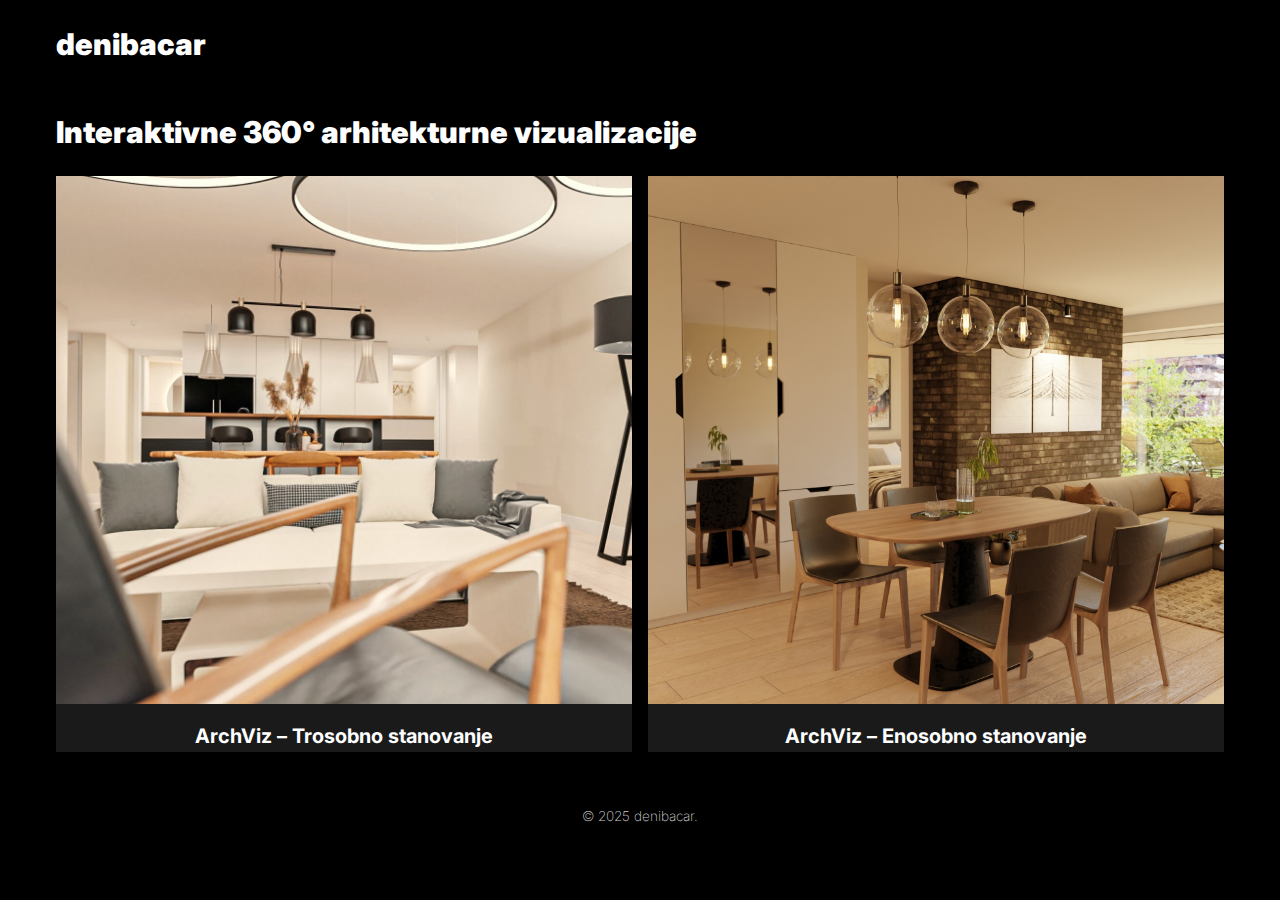
<file: archViz-projects.html>
<!DOCTYPE html>
<html lang="sl">
<head>
    <meta charset="UTF-8">
    <meta name="viewport" content="width=device-width, initial-scale=1">
    <title>denibacar – ArchViz</title>
    <link href="https://fonts.googleapis.com/css2?family=Inter:ital,opsz,wght@0,14..32,100..900;1,14..32,100..900&display=swap" rel="stylesheet">
    <!-- External stylesheet -->
    <link href="style.css" rel="stylesheet">
</head>
<body>
    <header class="header">
        <div class="header-inner">
            <div class="header-item left">
                <a href="index.html" class="btn">denibacar</a>
            </div>
        </div>
    </header>

    <main class="page-content">
        <div class="project-container">
            <!-- Overview -->
            <section class="overview">
                <h1>Interaktivne 360° arhitekturne vizualizacije</h1>
            </section>

            <!-- projects.html -->
            <div class="projects">
                <a href="\archViz2.html" class="project">
                    <img src="assets/projects/ArchViz2.jpg" alt="ArchViz projekt 1 thumbnail">
                    <h3 class="project-title">ArchViz – Trosobno stanovanje</h3>
                </a>
                <a href="\archViz1.html" class="project">
                    <img src="assets/projects/ArchViz1.jpg" alt="ArchViz projekt 2 thumbnail">
                    <h3 class="project-title">ArchViz – Enosobno stanovanje</h3>
                </a>
            </div>
        </div>
    </main>

    <footer>
        <p>&copy; 2025 denibacar.</p>
    </footer>
</body>
</html>
</file>
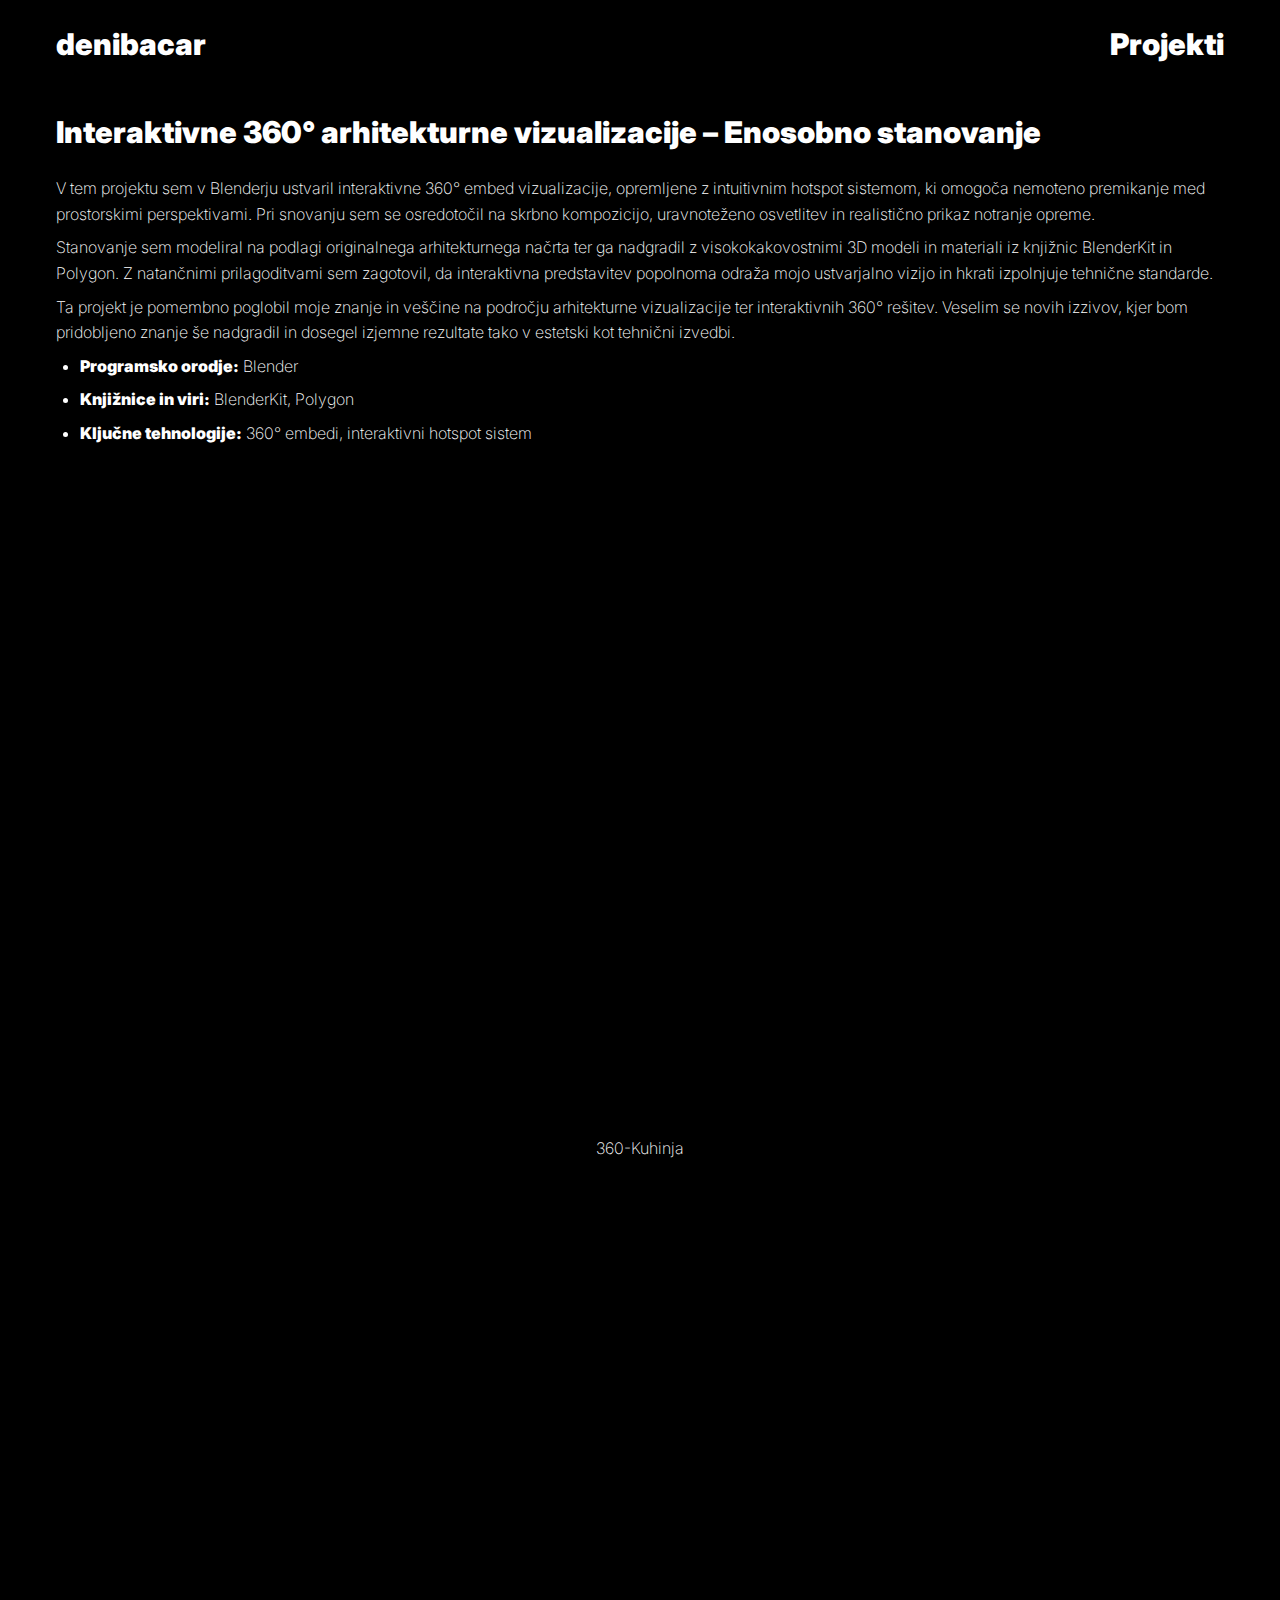
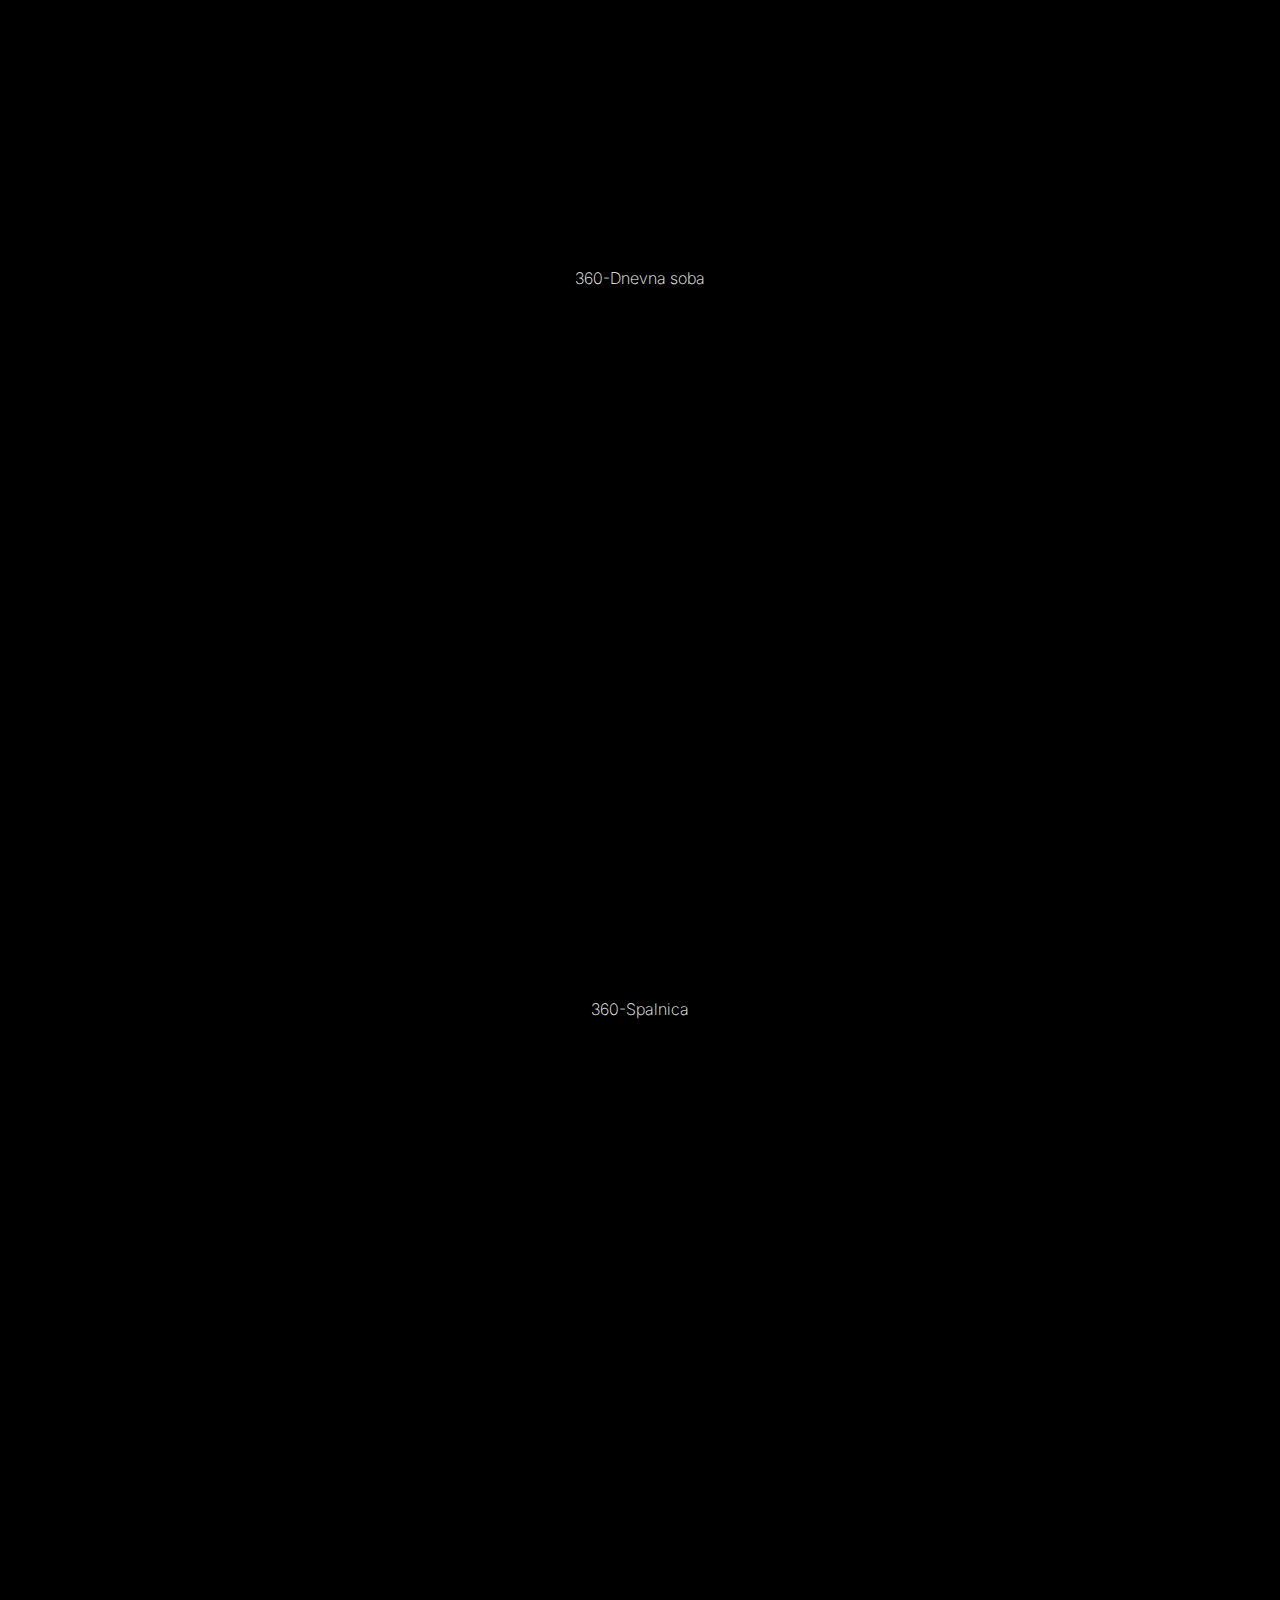
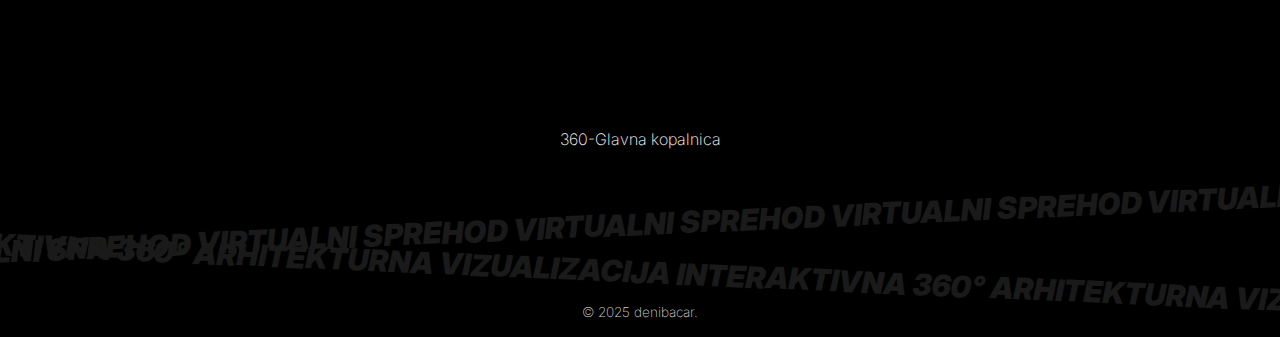
<file: archViz1.html>
<!DOCTYPE html>
<html lang="sl">
<head>
    <meta charset="UTF-8">
    <meta name="viewport" content="width=device-width, initial-scale=1">
    <title>denibacar – ArchViz</title>
    <link href="https://fonts.googleapis.com/css2?family=Inter:ital,opsz,wght@0,14..32,100..900;1,14..32,100..900&display=swap" rel="stylesheet">
    <!-- External stylesheet -->
    <link href="style.css" rel="stylesheet">
</head>
<body>
    <header class="header">
        <div class="header-inner">
            <div class="header-item left">
                <a href="main.html" class="btn">denibacar</a>
            </div>
            <div class="header-item right">
                <a href="ArchViz-Projects.html" class="btn">Projekti</a>
            </div>
        </div>
    </header>

    <main class="page-content">
        <div class="project-container">
            <!-- Overview -->
            <section class="overview">
                <h1>Interaktivne 360° arhitekturne vizualizacije – Enosobno stanovanje</h1>
                <p>V tem projektu sem v Blenderju ustvaril interaktivne 360° embed vizualizacije, opremljene z intuitivnim hotspot sistemom, ki omogoča nemoteno premikanje med prostorskimi perspektivami. Pri snovanju sem se osredotočil na skrbno kompozicijo, uravnoteženo osvetlitev in realistično prikaz notranje opreme.</p>
                <p>Stanovanje sem modeliral na podlagi originalnega arhitekturnega načrta ter ga nadgradil z visokokakovostnimi 3D modeli in materiali iz knjižnic BlenderKit in Polygon. Z natančnimi prilagoditvami sem zagotovil, da interaktivna predstavitev popolnoma odraža mojo ustvarjalno vizijo in hkrati izpolnjuje tehnične standarde.</p>
                <p>Ta projekt je pomembno poglobil moje znanje in veščine na področju arhitekturne vizualizacije ter interaktivnih 360° rešitev. Veselim se novih izzivov, kjer bom pridobljeno znanje še nadgradil in dosegel izjemne rezultate tako v estetski kot tehnični izvedbi.</p>
                <ul>
                    <li><strong>Programsko orodje:</strong> Blender</li>
                    <li><strong>Knjižnice in viri:</strong> BlenderKit, Polygon</li>
                    <li><strong>Ključne tehnologije:</strong> 360° embedi, interaktivni hotspot sistem</li>
                </ul>
            </section>

            <!-- 360 slike -->
            <section class="gallery-360">
                <div class="project-section"><div class="container-lg container-thin text-center"><div class="asset-responsive responsive"><iframe src="https://www.artstation.com/embed/77259175" frameborder="0" allowfullscreen="" mozallowfullscreen="true" webkitallowfullscreen="true" onmousewheel="" scrolling="no"> </iframe></div><div class="container-sm project-asset-caption"><div class="asset-caption"><p>360-Kuhinja</p></div></div></div></div>

                <div class="project-section"><div class="container-lg container-thin text-center"><div class="asset-responsive responsive"><iframe src="https://www.artstation.com/embed/77259155" frameborder="0" allowfullscreen="" mozallowfullscreen="true" webkitallowfullscreen="true" onmousewheel="" scrolling="no"> </iframe></div><div class="container-sm project-asset-caption"><div class="asset-caption"><p>360-Dnevna soba</p></div></div></div></div>

                <div class="project-section"><div class="container-lg container-thin text-center"><div class="asset-responsive responsive"><iframe src="https://www.artstation.com/embed/77259161" frameborder="0" allowfullscreen="" mozallowfullscreen="true" webkitallowfullscreen="true" onmousewheel="" scrolling="no"> </iframe></div><div class="container-sm project-asset-caption"><div class="asset-caption"><p>360-Spalnica</p></div></div></div></div>

                <div class="project-section"><div class="container-lg container-thin text-center"><div class="asset-responsive responsive"><iframe src="https://www.artstation.com/embed/77259168" frameborder="0" allowfullscreen="" mozallowfullscreen="true" webkitallowfullscreen="true" onmousewheel="" scrolling="no"> </iframe></div><div class="container-sm project-asset-caption"><div class="asset-caption"><p>360-Glavna kopalnica</p></div></div></div></div>
            </section>
        </div>
            
        <!-- Scrolling Banners -->
        <div class="outer outer-top">
            <div>
                <div class="loop"><div class="scroller">VIRTUALNI SPREHOD VIRTUALNI SPREHOD VIRTUALNI SPREHOD VIRTUALNI SPREHOD VIRTUALNI SPREHOD VIRTUALNI SPREHOD VIRTUALNI SPREHOD VIRTUALNI SPREHOD VIRTUALNI SPREHOD VIRTUALNI SPREHOD </div></div>
            </div>
        </div>
        <div class="outer outer-bottom">
            <div>
                <div class="loop"><div class="scroller">INTERAKTIVNA 360° ARHITEKTURNA VIZUALIZACIJA INTERAKTIVNA 360° ARHITEKTURNA VIZUALIZACIJA INTERAKTIVNA 360° ARHITEKTURNA VIZUALIZACIJA INTERAKTIVNA 360° ARHITEKTURNA VIZUALIZACIJA </div></div>
            </div>
        </div>
    </main>


    <footer class="site-footer">
        <p>&copy; 2025 denibacar.</p>
    </footer>

    <!-- Scroll-to-Top Button -->
    <button class="scroll-top" aria-label="Scroll to top">
    
    </button>


    <script>
        document.addEventListener('DOMContentLoaded', () => {
        const btn = document.querySelector('.scroll-top');
        const SHOW_AFTER = 1200;            // px scrolled before we reveal button

        /* reveal / hide on scroll */
        window.addEventListener('scroll', () => {
            if (window.scrollY > SHOW_AFTER) {
            btn.classList.add('show');
            } else {
            btn.classList.remove('show');
            }
        });

        /* smooth scroll to top */
        btn.addEventListener('click', () =>
            window.scrollTo({ top: 0, behavior: 'smooth' })
        );
        });


        
        // Scrolling banner logic (unchanged)
        document.querySelectorAll('.outer .loop').forEach(loop => {
            const outer = loop.closest('.outer');
            const orig  = loop.querySelector('.scroller');
            const needed = Math.ceil(outer.clientWidth / orig.offsetWidth) + 1;
            let strip = '';
            for (let i = 0; i < needed; i++) strip += `<div class="scroller">${orig.textContent}</div>`;
            loop.innerHTML = strip + strip;
            const total = loop.scrollWidth / 2;
            loop._anim = loop.animate([
                { transform: 'translateX(0)' },
                { transform: `translateX(-${total}px)` }
            ], {
                duration: window.innerWidth < 768 ? 30000 : 25000,
                iterations: Infinity,
                easing: 'linear',
                direction: 'reverse'
            });
        });
        let lastY = window.scrollY;
        window.addEventListener('scroll', () => {
            const scrollUp = window.scrollY < lastY;
            document.querySelectorAll('.outer .loop').forEach(loop => {
                loop._anim.effect.updateTiming({ direction: scrollUp ? 'normal' : 'reverse' });
            });
            lastY = window.scrollY;
        });
        window.addEventListener('resize', () => {
            document.querySelectorAll('.outer .loop').forEach(loop => {
                loop._anim.updateTiming({ duration: window.innerWidth < 768 ? 30000 : 25000 });
            });
        });
    </script>
</body>
</html>
</file>
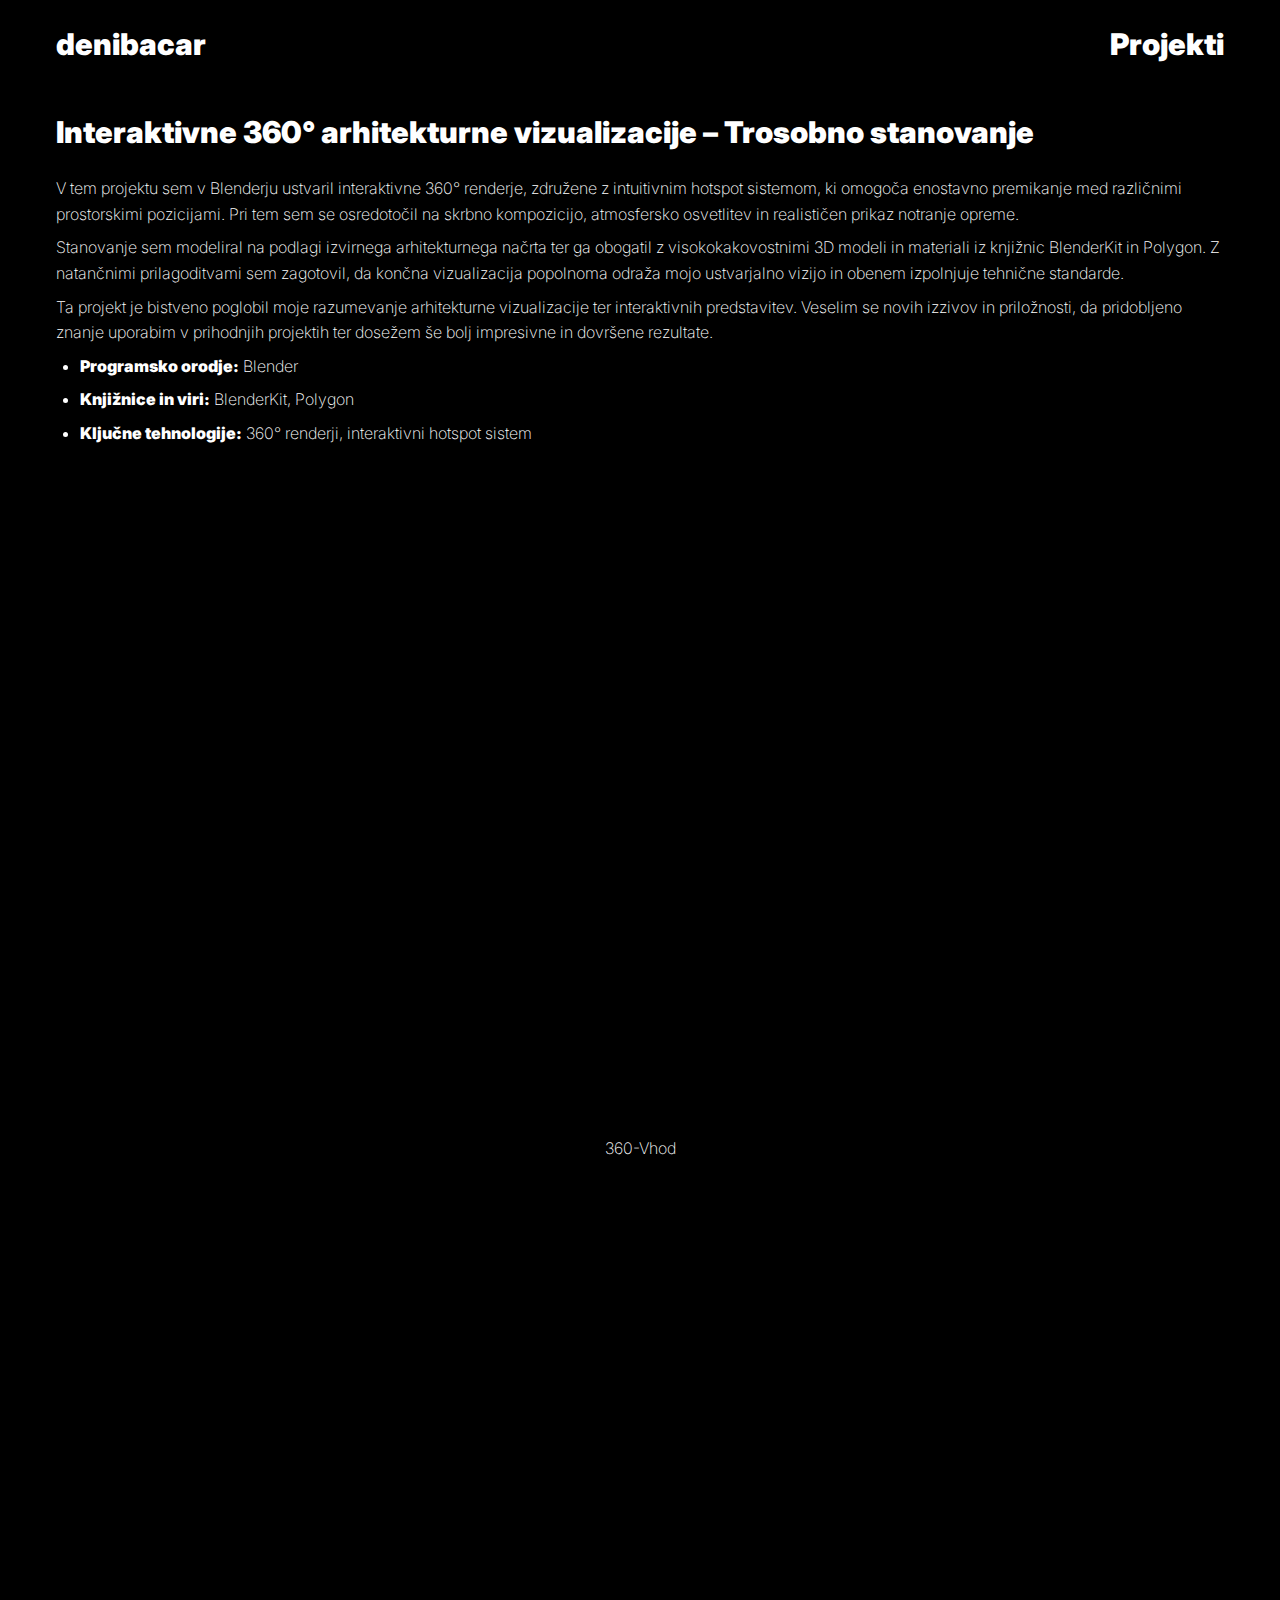
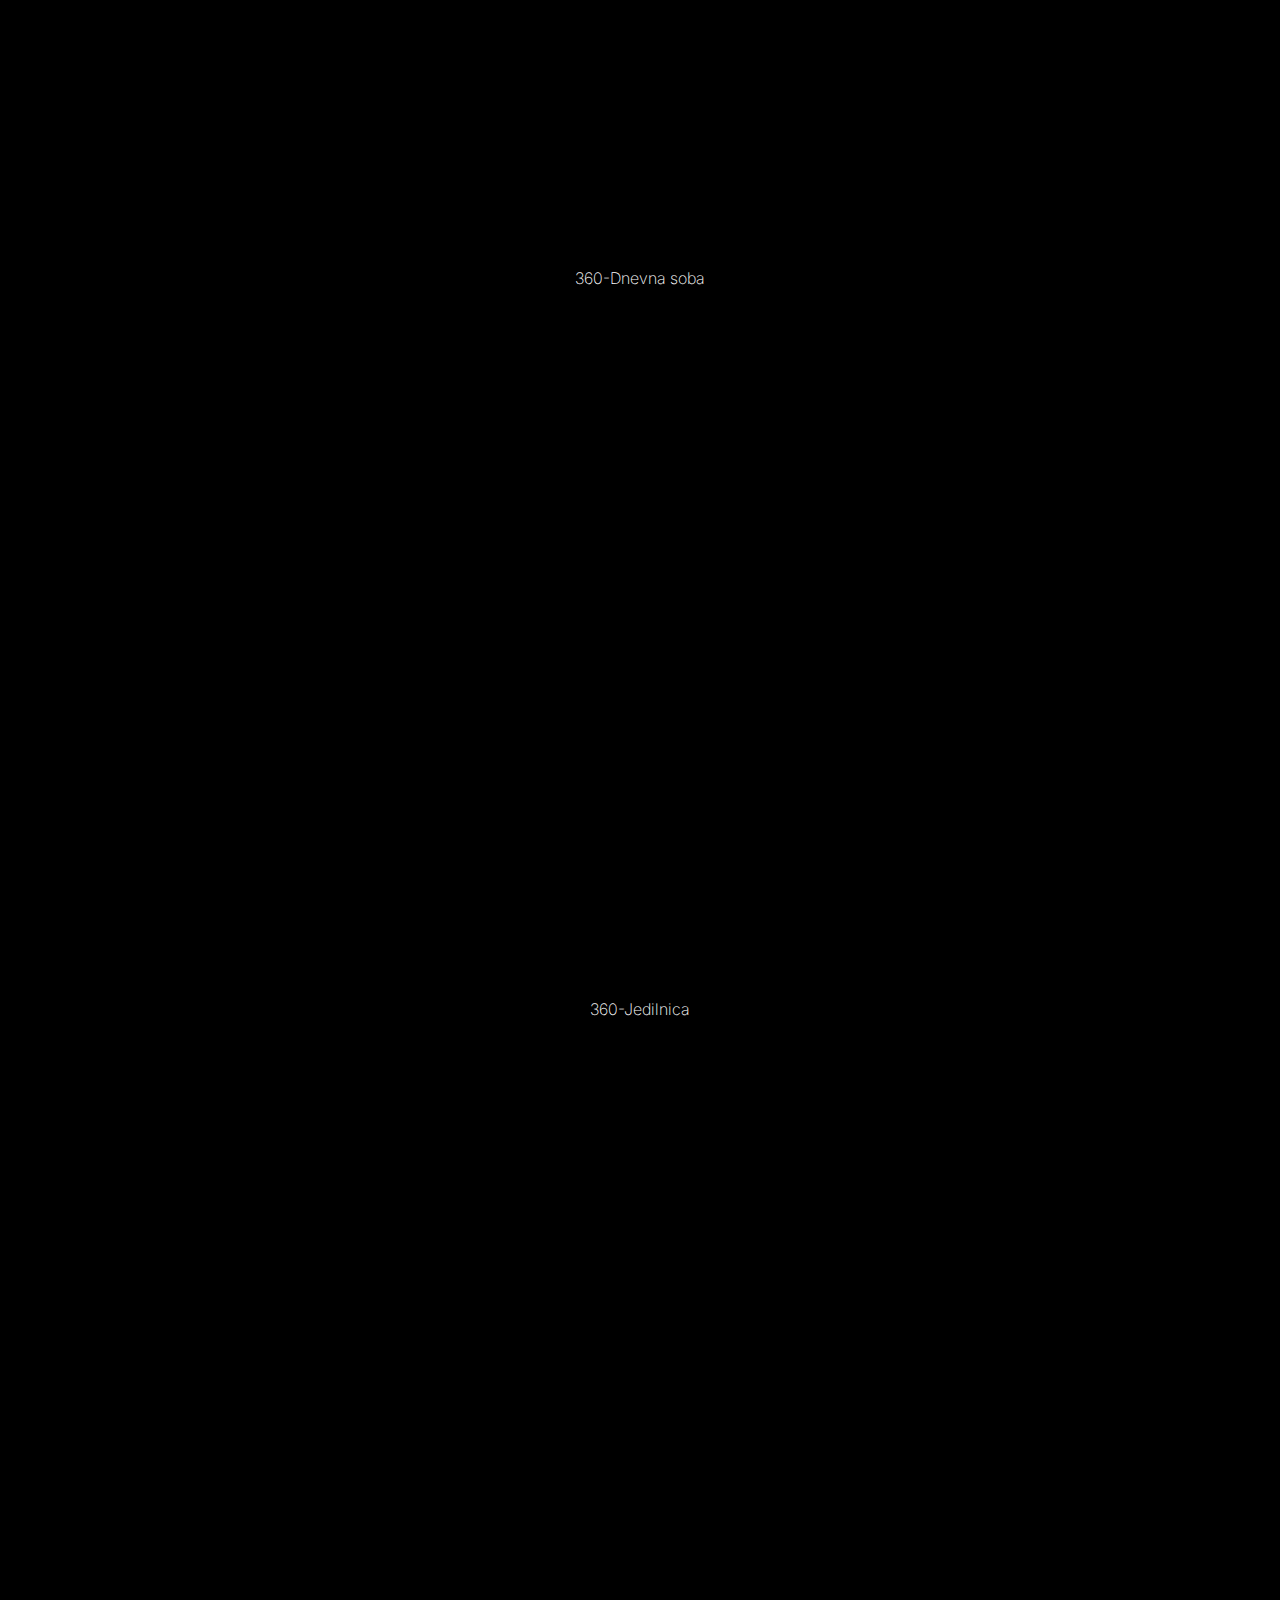
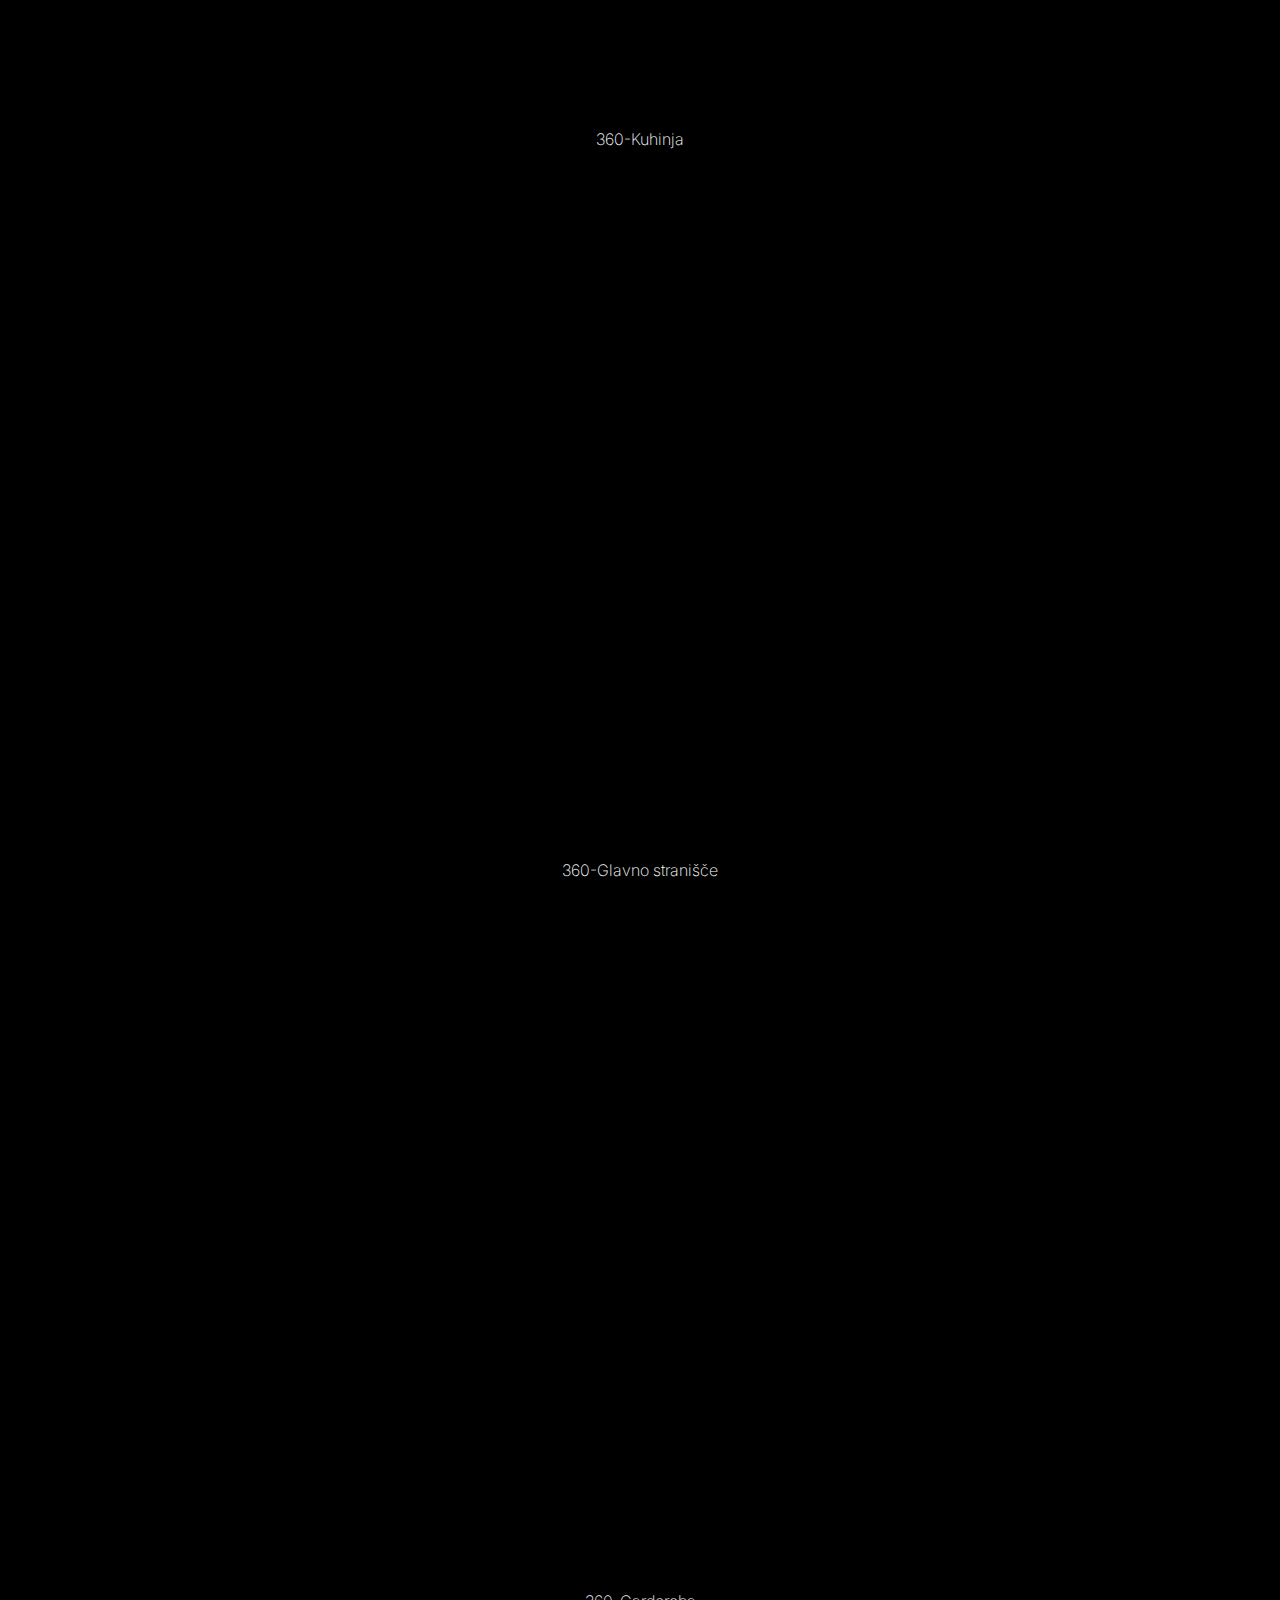
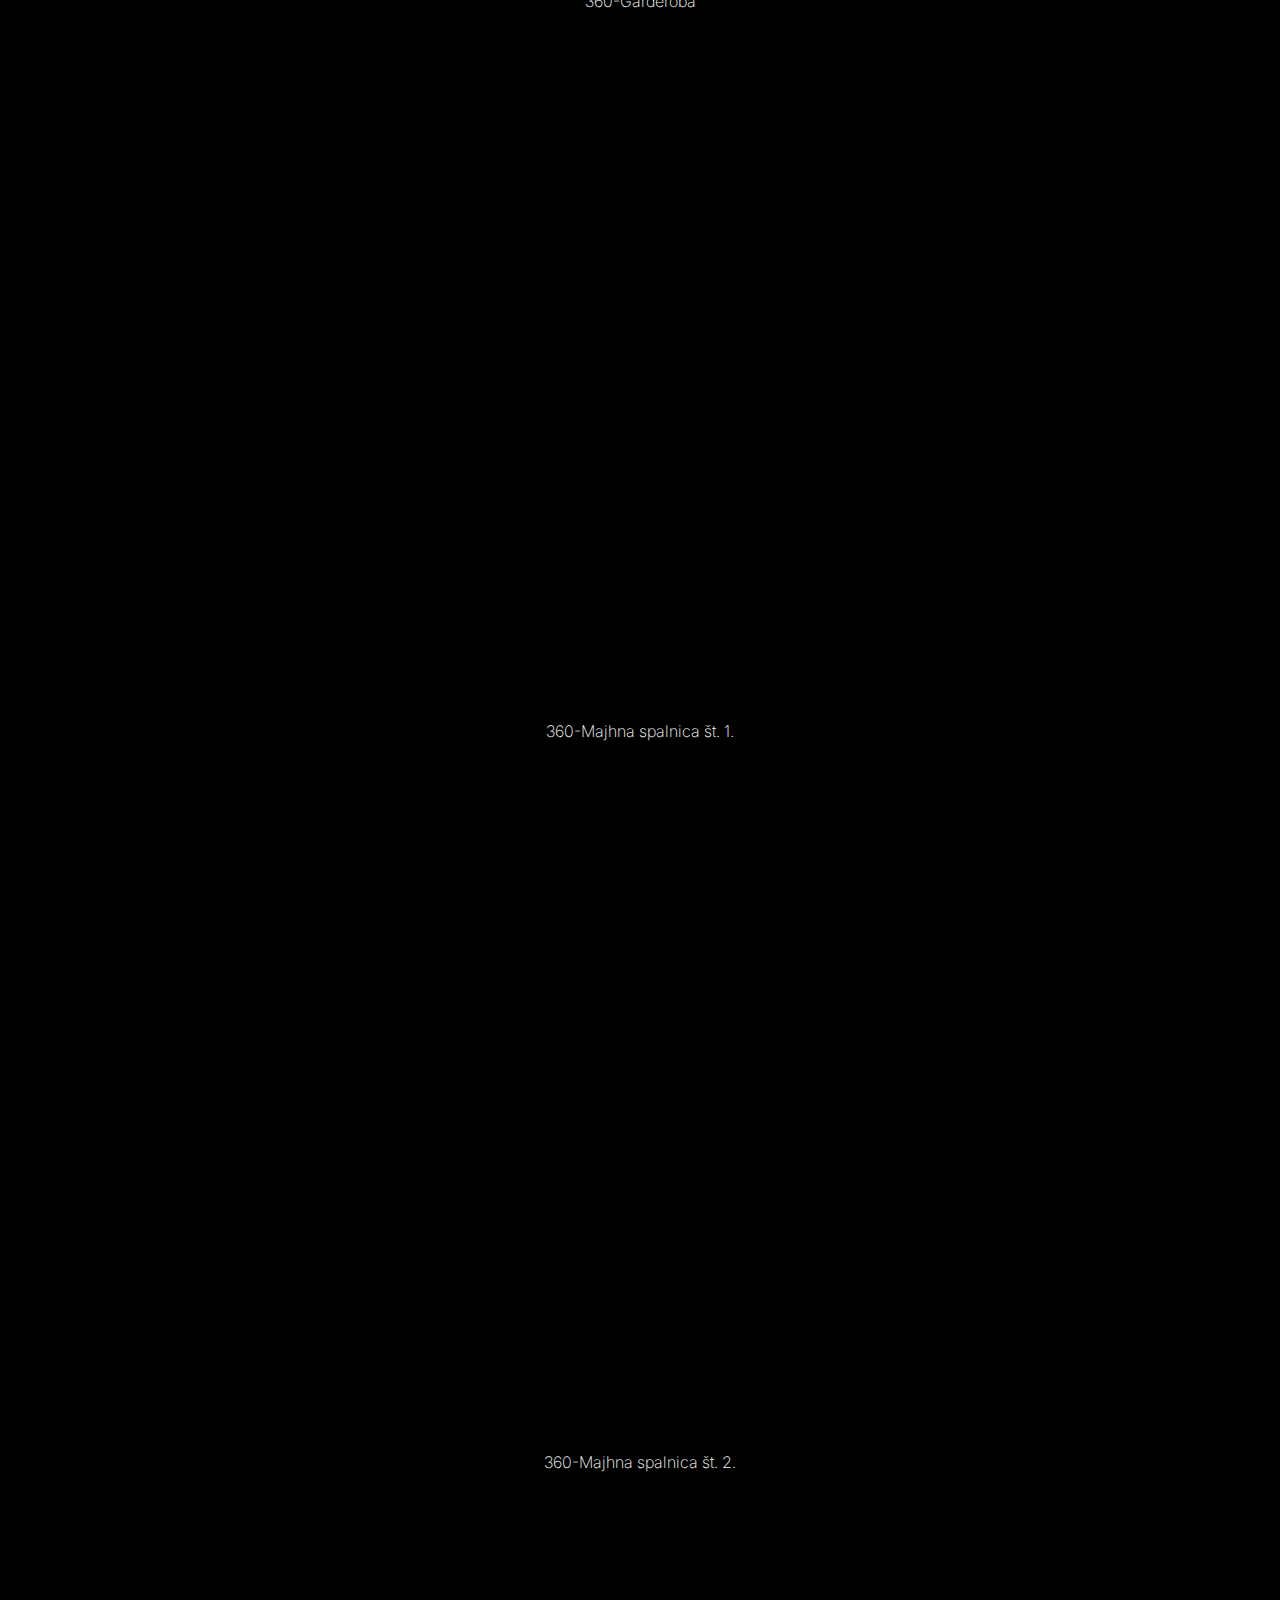
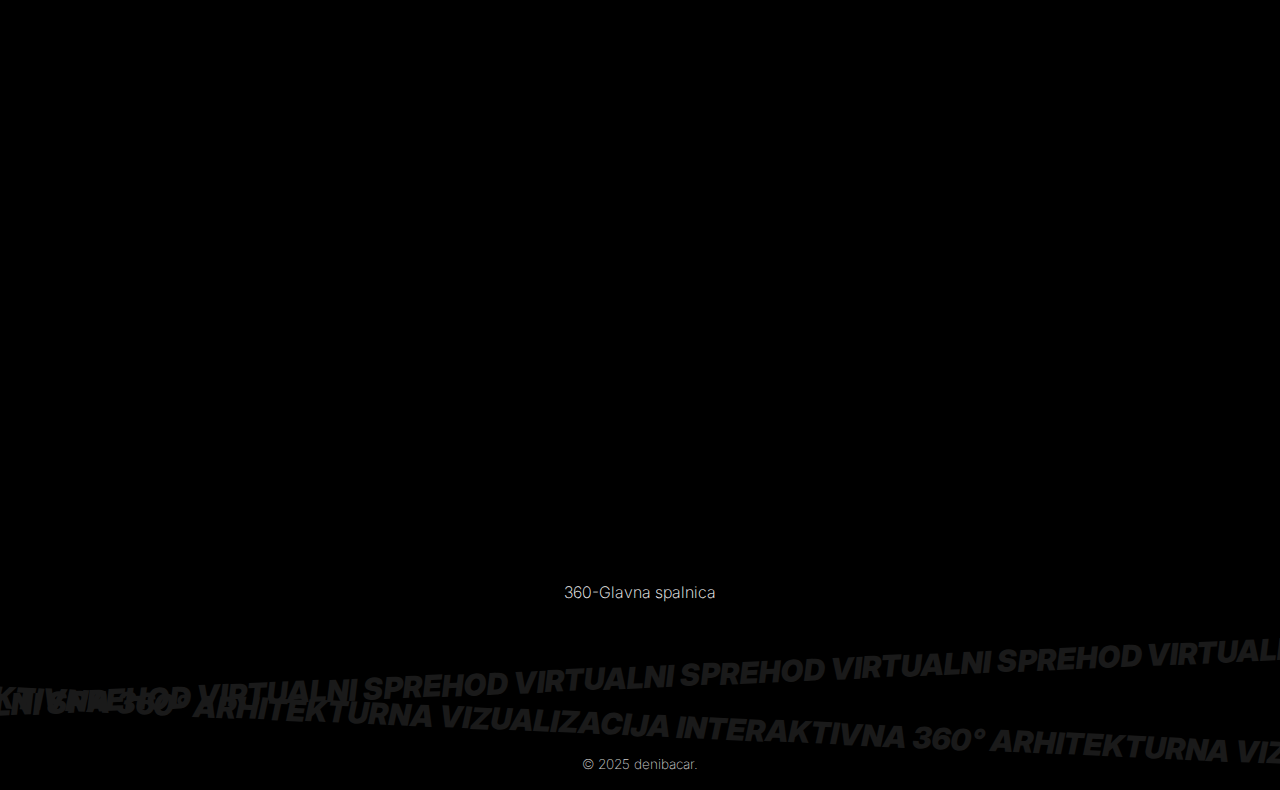
<file: archViz2.html>
<!DOCTYPE html>
<html lang="sl">
<head>
    <meta charset="UTF-8">
    <meta name="viewport" content="width=device-width, initial-scale=1">
    <title>denibacar – ArchViz</title>
    <link href="https://fonts.googleapis.com/css2?family=Inter:ital,opsz,wght@0,14..32,100..900;1,14..32,100..900&display=swap" rel="stylesheet">
    <!-- External stylesheet -->
    <link href="style.css" rel="stylesheet">
</head>
<body>
    <header class="header">
        <div class="header-inner">
            <div class="header-item left">
                <a href="main.html" class="btn">denibacar</a>
            </div>
            <div class="header-item right">
                <a href="ArchViz-Projects.html" class="btn">Projekti</a>
            </div>
        </div>
    </header>

    <main class="page-content">
        <div class="project-container">
            <!-- Overview -->
            <section class="overview">
                <h1>Interaktivne 360° arhitekturne vizualizacije – Trosobno stanovanje</h1>
                <p>V tem projektu sem v Blenderju ustvaril interaktivne 360° renderje, združene z intuitivnim hotspot sistemom, ki omogoča enostavno premikanje med različnimi prostorskimi pozicijami. Pri tem sem se osredotočil na skrbno kompozicijo, atmosfersko osvetlitev in realističen prikaz notranje opreme.</p>
                <p>Stanovanje sem modeliral na podlagi izvirnega arhitekturnega načrta ter ga obogatil z visokokakovostnimi 3D modeli in materiali iz knjižnic BlenderKit in Polygon. Z natančnimi prilagoditvami sem zagotovil, da končna vizualizacija popolnoma odraža mojo ustvarjalno vizijo in obenem izpolnjuje tehnične standarde.</p>
                <p>Ta projekt je bistveno poglobil moje razumevanje arhitekturne vizualizacije ter interaktivnih predstavitev. Veselim se novih izzivov in priložnosti, da pridobljeno znanje uporabim v prihodnjih projektih ter dosežem še bolj impresivne in dovršene rezultate.</p>
                <ul>
                    <li><strong>Programsko orodje:</strong> Blender</li>
                    <li><strong>Knjižnice in viri:</strong> BlenderKit, Polygon</li>
                    <li><strong>Ključne tehnologije:</strong> 360° renderji, interaktivni hotspot sistem</li>
                </ul>
            </section>

            <!-- 360 slike -->
            <section class="gallery-360">
                <div class="project-section"><div class="container-lg container-thin text-center"><div class="asset-responsive responsive"><iframe src="https://www.artstation.com/embed/77260357" frameborder="0" allowfullscreen="" mozallowfullscreen="true" webkitallowfullscreen="true" onmousewheel="" scrolling="no"> </iframe></div><div class="container-sm project-asset-caption"><div class="asset-caption"><p>360-Vhod</p></div></div></div></div>

                <div class="project-section"><div class="container-lg container-thin text-center"><div class="asset-responsive responsive"><iframe src="https://www.artstation.com/embed/77260263" frameborder="0" allowfullscreen="" mozallowfullscreen="true" webkitallowfullscreen="true" onmousewheel="" scrolling="no"> </iframe></div><div class="container-sm project-asset-caption"><div class="asset-caption"><p>360-Dnevna soba</p></div></div></div></div>

                <div class="project-section"><div class="container-lg container-thin text-center"><div class="asset-responsive responsive"><iframe src="https://www.artstation.com/embed/77260381" frameborder="0" allowfullscreen="" mozallowfullscreen="true" webkitallowfullscreen="true" onmousewheel="" scrolling="no"> </iframe></div><div class="container-sm project-asset-caption"><div class="asset-caption"><p>360-Jedilnica</p></div></div></div></div>

                <div class="project-section"><div class="container-lg container-thin text-center"><div class="asset-responsive responsive"><iframe src="https://www.artstation.com/embed/77260244" frameborder="0" allowfullscreen="" mozallowfullscreen="true" webkitallowfullscreen="true" onmousewheel="" scrolling="no"> </iframe></div><div class="container-sm project-asset-caption"><div class="asset-caption"><p>360-Kuhinja</p></div></div></div></div>

                <div class="project-section"><div class="container-lg container-thin text-center"><div class="asset-responsive responsive"><iframe src="https://www.artstation.com/embed/77260363" frameborder="0" allowfullscreen="" mozallowfullscreen="true" webkitallowfullscreen="true" onmousewheel="" scrolling="no"> </iframe></div><div class="container-sm project-asset-caption"><div class="asset-caption"><p>360-Glavno stranišče</p></div></div></div></div>

                <div class="project-section"><div class="container-lg container-thin text-center"><div class="asset-responsive responsive"><iframe src="https://www.artstation.com/embed/77261763" frameborder="0" allowfullscreen="" mozallowfullscreen="true" webkitallowfullscreen="true" onmousewheel="" scrolling="no"> </iframe></div><div class="container-sm project-asset-caption"><div class="asset-caption"><p>360-Garderoba</p></div></div></div></div>

                <div class="project-section"><div class="container-lg container-thin text-center"><div class="asset-responsive responsive"><iframe src="https://www.artstation.com/embed/77261776" frameborder="0" allowfullscreen="" mozallowfullscreen="true" webkitallowfullscreen="true" onmousewheel="" scrolling="no"> </iframe></div><div class="container-sm project-asset-caption"><div class="asset-caption"><p>360-Majhna spalnica št. 1.</p></div></div></div></div>

                <div class="project-section"><div class="container-lg container-thin text-center"><div class="asset-responsive responsive"><iframe src="https://www.artstation.com/embed/77260232" frameborder="0" allowfullscreen="" mozallowfullscreen="true" webkitallowfullscreen="true" onmousewheel="" scrolling="no"> </iframe></div><div class="container-sm project-asset-caption"><div class="asset-caption"><p>360-Majhna spalnica št. 2.</p></div></div></div></div>

                <div class="project-section"><div class="container-lg container-thin text-center"><div class="asset-responsive responsive"><iframe src="https://www.artstation.com/embed/77260276" frameborder="0" allowfullscreen="" mozallowfullscreen="true" webkitallowfullscreen="true" onmousewheel="" scrolling="no"> </iframe></div><div class="container-sm project-asset-caption"><div class="asset-caption"><p>360-Glavna spalnica</p></div></div></div></div>
            </section>
        </div>
            
        <!-- Scrolling Banners -->
        <div class="outer outer-top">
            <div>
                <div class="loop"><div class="scroller">VIRTUALNI SPREHOD VIRTUALNI SPREHOD VIRTUALNI SPREHOD VIRTUALNI SPREHOD VIRTUALNI SPREHOD VIRTUALNI SPREHOD VIRTUALNI SPREHOD VIRTUALNI SPREHOD VIRTUALNI SPREHOD VIRTUALNI SPREHOD </div></div>
            </div>
        </div>
        <div class="outer outer-bottom">
            <div>
                <div class="loop"><div class="scroller">INTERAKTIVNA 360° ARHITEKTURNA VIZUALIZACIJA INTERAKTIVNA 360° ARHITEKTURNA VIZUALIZACIJA INTERAKTIVNA 360° ARHITEKTURNA VIZUALIZACIJA INTERAKTIVNA 360° ARHITEKTURNA VIZUALIZACIJA </div></div>
            </div>
        </div>
    </main>


    <footer class="site-footer">
        <p>&copy; 2025 denibacar.</p>
    </footer>

    <!-- Scroll-to-Top Button -->
    <button class="scroll-top" aria-label="Scroll to top">
    
    </button>


    <script>
        document.addEventListener('DOMContentLoaded', () => {
        const btn = document.querySelector('.scroll-top');
        const SHOW_AFTER = 1200;            // px scrolled before we reveal button

        /* reveal / hide on scroll */
        window.addEventListener('scroll', () => {
            if (window.scrollY > SHOW_AFTER) {
            btn.classList.add('show');
            } else {
            btn.classList.remove('show');
            }
        });

        /* smooth scroll to top */
        btn.addEventListener('click', () =>
            window.scrollTo({ top: 0, behavior: 'smooth' })
        );
        });


        
        // Scrolling banner logic (unchanged)
        document.querySelectorAll('.outer .loop').forEach(loop => {
            const outer = loop.closest('.outer');
            const orig  = loop.querySelector('.scroller');
            const needed = Math.ceil(outer.clientWidth / orig.offsetWidth) + 1;
            let strip = '';
            for (let i = 0; i < needed; i++) strip += `<div class="scroller">${orig.textContent}</div>`;
            loop.innerHTML = strip + strip;
            const total = loop.scrollWidth / 2;
            loop._anim = loop.animate([
                { transform: 'translateX(0)' },
                { transform: `translateX(-${total}px)` }
            ], {
                duration: window.innerWidth < 768 ? 30000 : 25000,
                iterations: Infinity,
                easing: 'linear',
                direction: 'reverse'
            });
        });
        let lastY = window.scrollY;
        window.addEventListener('scroll', () => {
            const scrollUp = window.scrollY < lastY;
            document.querySelectorAll('.outer .loop').forEach(loop => {
                loop._anim.effect.updateTiming({ direction: scrollUp ? 'normal' : 'reverse' });
            });
            lastY = window.scrollY;
        });
        window.addEventListener('resize', () => {
            document.querySelectorAll('.outer .loop').forEach(loop => {
                loop._anim.updateTiming({ duration: window.innerWidth < 768 ? 30000 : 25000 });
            });
        });
    </script>
</body>
</html>
</file>
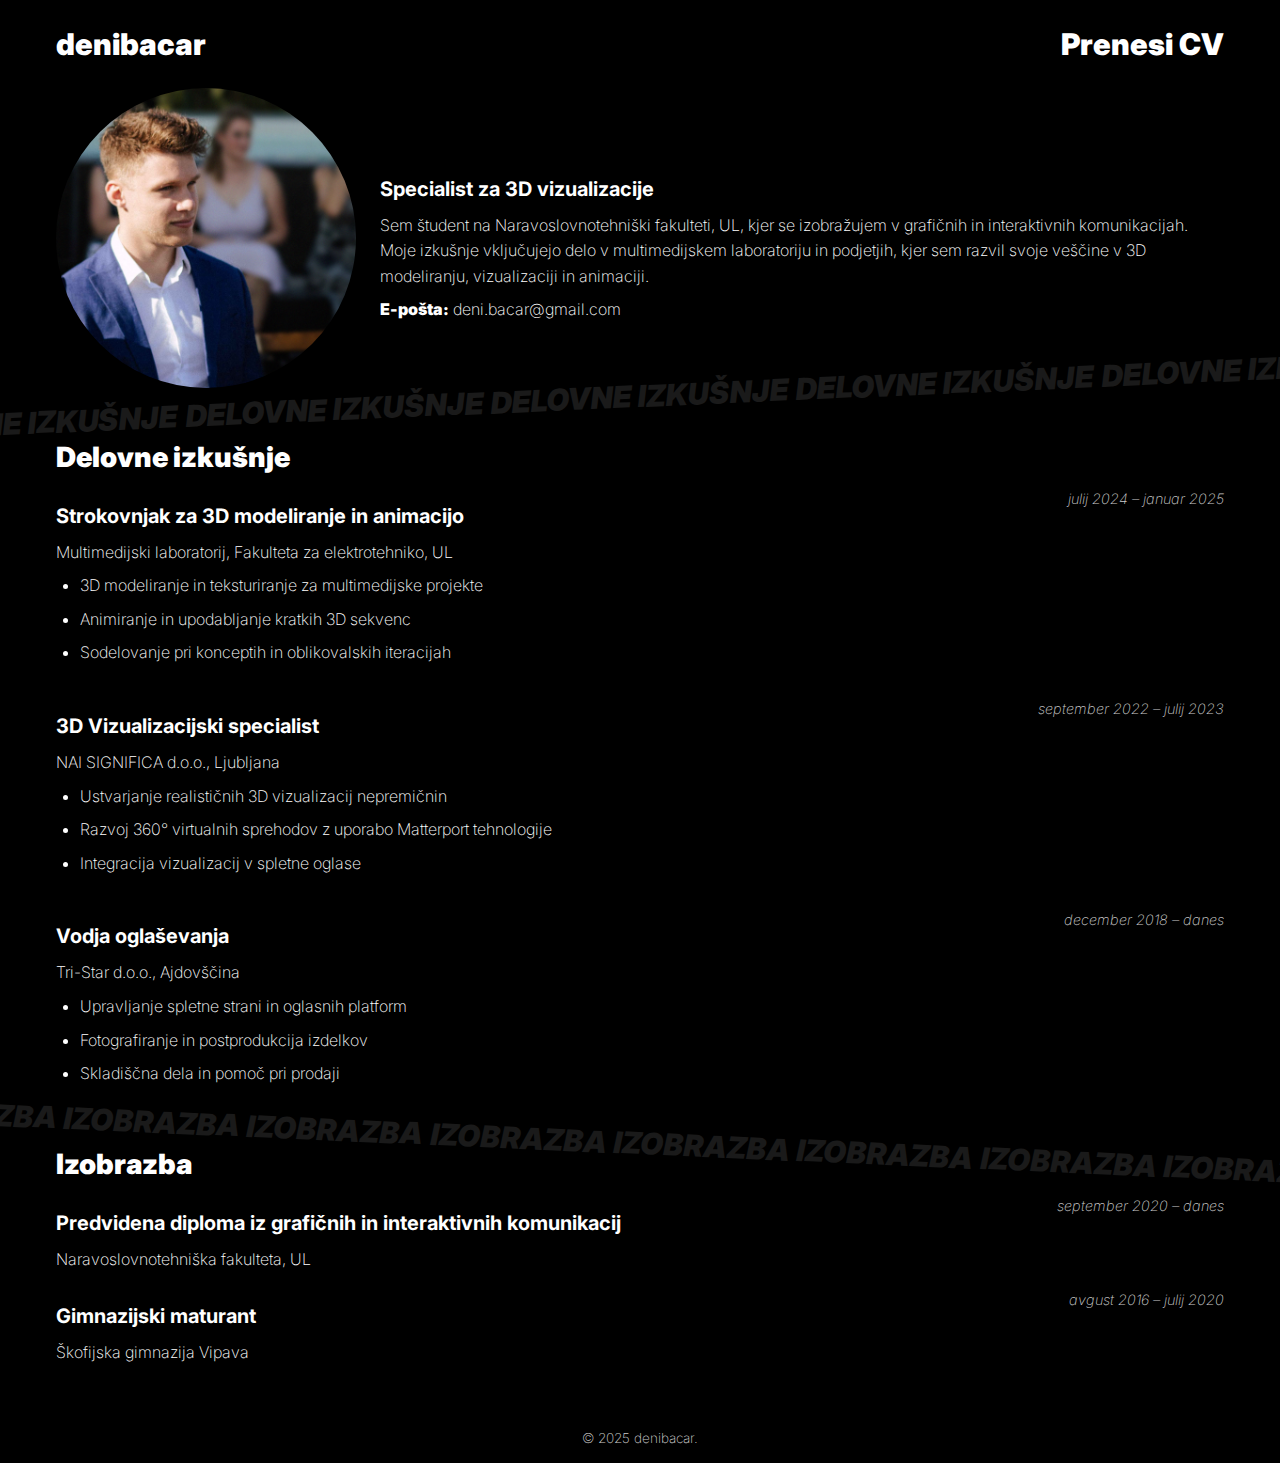
<file: cv.html>
<!DOCTYPE html>
<html lang="sl">
<head>
    <meta charset="UTF-8">
    <meta name="viewport" content="width=device-width, initial-scale=1">
    <title>denibacar – CV</title>
    <link href="https://fonts.googleapis.com/css2?family=Inter:ital,opsz,wght@0,14..32,100..900;1,14..32,100..900&display=swap" rel="stylesheet">
    <link href="style.css" rel="stylesheet">
</head>
<body>
    <header class="header">
        <div class="header-inner">
            <div class="header-item left">
                <a href="index.html" class="btn">denibacar</a>
            </div>
            <div class="header-item right">
                <a href="https://europa.eu/europass/eportfolio/screen/share/856495d3-35da-4c6d-896c-b5ac336868e1?lang=en" class="btn">Prenesi CV</a>
            </div>
        </div>
    </header>

    <main class="page-content">
        <!-- Profile as a two-column grid -->
        <section class="profile">
            <div class="profile-photo">
                <img src="assets/img/profile.jpg" alt="Deni Bačar" class="profile-image">
            </div>
            <div class="profile-text">
                <h3 class="subtitle">Specialist za 3D vizualizacije</h3>
                <p class="description">Sem študent na Naravoslovnotehniški fakulteti, UL, kjer se izobražujem v grafičnih in interaktivnih komunikacijah. Moje izkušnje vključujejo delo v multimedijskem laboratoriju in podjetjih, kjer sem razvil svoje veščine v 3D modeliranju, vizualizaciji in animaciji.</p>
                <p><strong>E-pošta:</strong> <a href="mailto:deni.bacar@gmail.com" class="email-link">deni.bacar@gmail.com</a></p>
            </div>
        </section>

        <!-- SCROLLING BANNER #1 -->
        <div class="outer outer-top">
            <div>
                <div class="loop"><div class="scroller">DELOVNE IZKUŠNJE </div></div>
            </div>
        </div>

        <!-- Experience: each job is a two-column grid (details + date) -->
        <section class="experience">
        <h2>Delovne izkušnje</h2>

        <div class="job">
            <div class="job-details">
                <h3>Strokovnjak za 3D modeliranje in animacijo</h3>
                <p class="company">Multimedijski laboratorij, Fakulteta za elektrotehniko, UL</p>
                <ul>
                    <li>3D modeliranje in teksturiranje za multimedijske projekte</li>
                    <li>Animiranje in upodabljanje kratkih 3D sekvenc</li>
                    <li>Sodelovanje pri konceptih in oblikovalskih iteracijah</li>
                </ul>
            </div>
            <p class="date">julij 2024 – januar 2025</p>
        </div>

        <div class="job">
            <div class="job-details">
                <h3>3D Vizualizacijski specialist</h3>
                <p class="company">NAI SIGNIFICA d.o.o., Ljubljana</p>
                <ul>
                    <li>Ustvarjanje realističnih 3D vizualizacij nepremičnin</li>
                    <li>Razvoj 360° virtualnih sprehodov z uporabo Matterport tehnologije</li>
                    <li>Integracija vizualizacij v spletne oglase</li>
                </ul>
            </div>
            <p class="date">september 2022 – julij 2023</p>
        </div>

        <div class="job">
            <div class="job-details">
                <h3>Vodja oglaševanja</h3>
                <p class="company">Tri-Star d.o.o., Ajdovščina</p>
                <ul>
                    <li>Upravljanje spletne strani in oglasnih platform</li>
                    <li>Fotografiranje in postprodukcija izdelkov</li>
                    <li>Skladiščna dela in pomoč pri prodaji</li>
                </ul>
            </div>
            <p class="date">december 2018 – danes</p>
        </div>
        </section>

        <!-- SCROLLING BANNER #2 -->
        <div class="outer outer-bottom">
            <div>
                <div class="loop"><div class="scroller">IZOBRAZBA </div></div>
            </div>
        </div>

        <!-- Education: same grid pattern as jobs -->
        <section class="education">
        <h2>Izobrazba</h2>

        <div class="school">
            <div class="school-details">
                <h3>Predvidena diploma iz grafičnih in interaktivnih komunikacij</h3>
                <p class="institution">Naravoslovnotehniška fakulteta, UL</p>
            </div>
            <p class="date">september 2020 – danes</p>
        </div>

        <div class="school">
            <div class="school-details">
                <h3>Gimnazijski maturant</h3>
                <p class="institution">Škofijska gimnazija Vipava</p>
            </div>
            <p class="date">avgust 2016 – julij 2020</p>
        </div>
        </section>
    </main>

    <footer class="site-footer">
        <p>&copy; 2025 denibacar.</p>
    </footer>

    <script>
        // set up each banner
        document.querySelectorAll('.outer .loop').forEach(loop => {
            const outer = loop.closest('.outer');
            const orig  = loop.querySelector('.scroller');
            
            // how many repeats to cover the full banner?
            const needed = Math.ceil(outer.clientWidth / orig.offsetWidth) + 1;
            let strip = '';
            for (let i = 0; i < needed; i++) {
                strip += `<div class="scroller">${orig.textContent}</div>`;
            }
            loop.innerHTML = strip + strip; // double for seamless
            
            // animate via Web Animations API
            const total = loop.scrollWidth / 2;
            loop._anim = loop.animate(
                [
                    { transform: 'translateX(0)' },
                    { transform: `translateX(-${total}px)` }
                ],
                {
                    duration: window.innerWidth < 768 ? 30000 : 25000,
                    iterations: Infinity,
                    easing: 'linear',
                    direction: 'reverse'  // start L→R
                }
            );
        });

        // flip on scroll-up
        let lastY = window.scrollY;
        window.addEventListener('scroll', () => {
            const scrollUp = window.scrollY < lastY;
            document.querySelectorAll('.outer .loop').forEach(loop => {
                loop._anim.effect.updateTiming({
                    direction: scrollUp ? 'normal'  /* R→L */ 
                   : 'reverse' /* L→R */
                });
            });
            lastY = window.scrollY;
        });

        // adjust speed if the user resizes
        window.addEventListener('resize', () => {
            document.querySelectorAll('.outer .loop').forEach(loop => {
                loop._anim.updateTiming({
                    duration: window.innerWidth < 768 ? 30000 : 25000
                });
            });
        });
    </script>

</body>
</html>
</file>
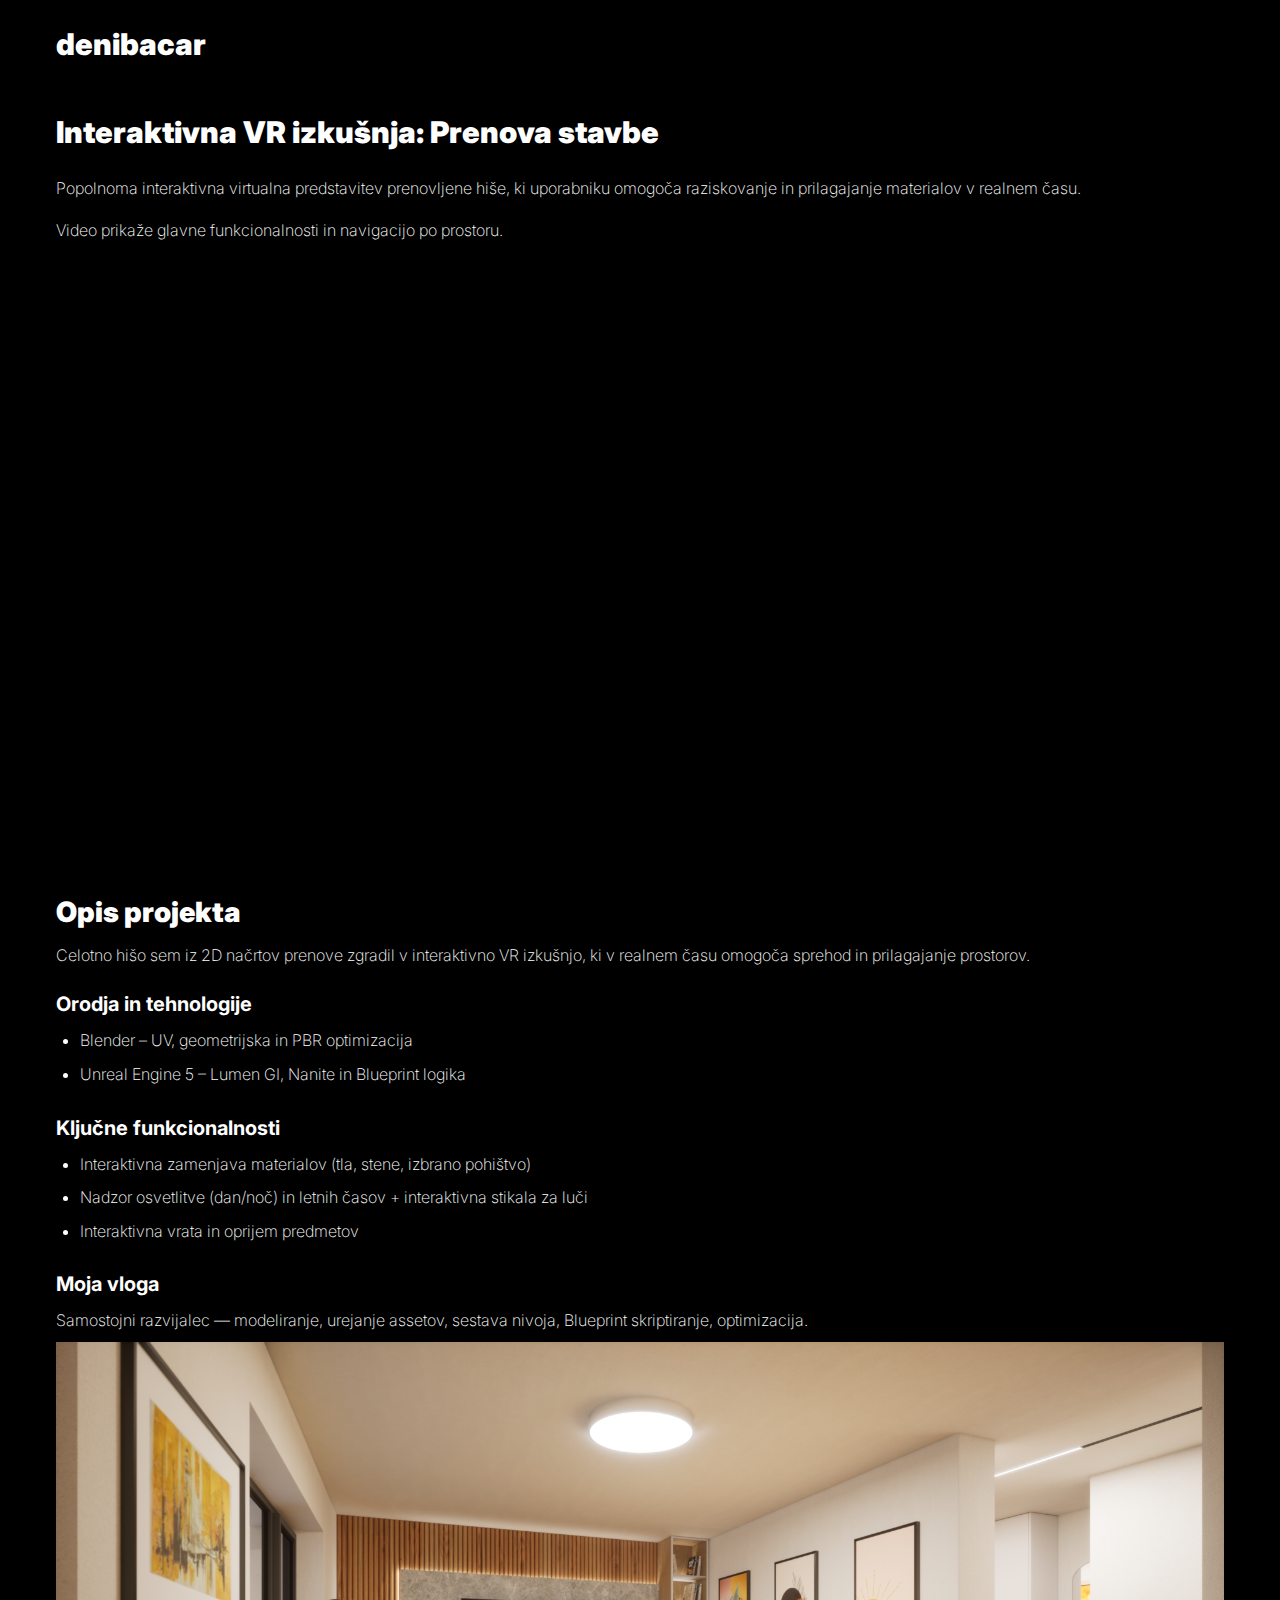
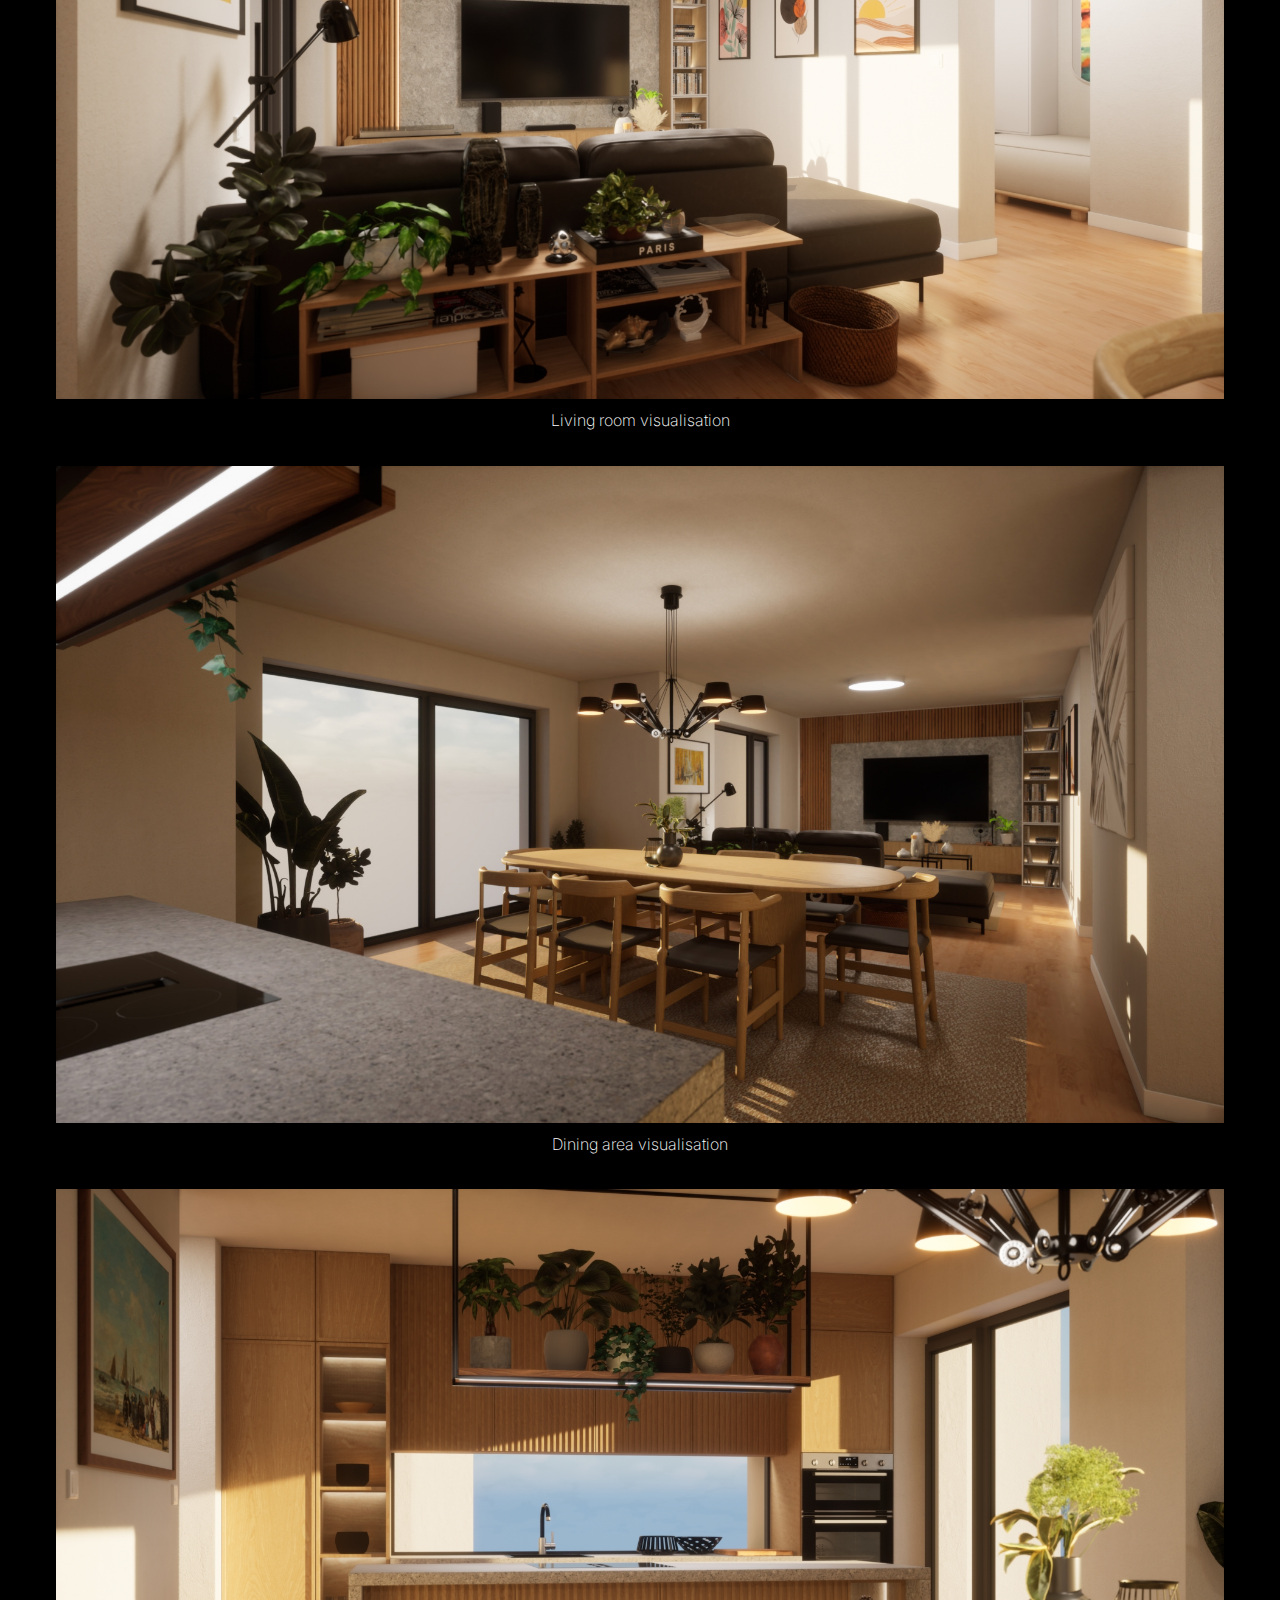
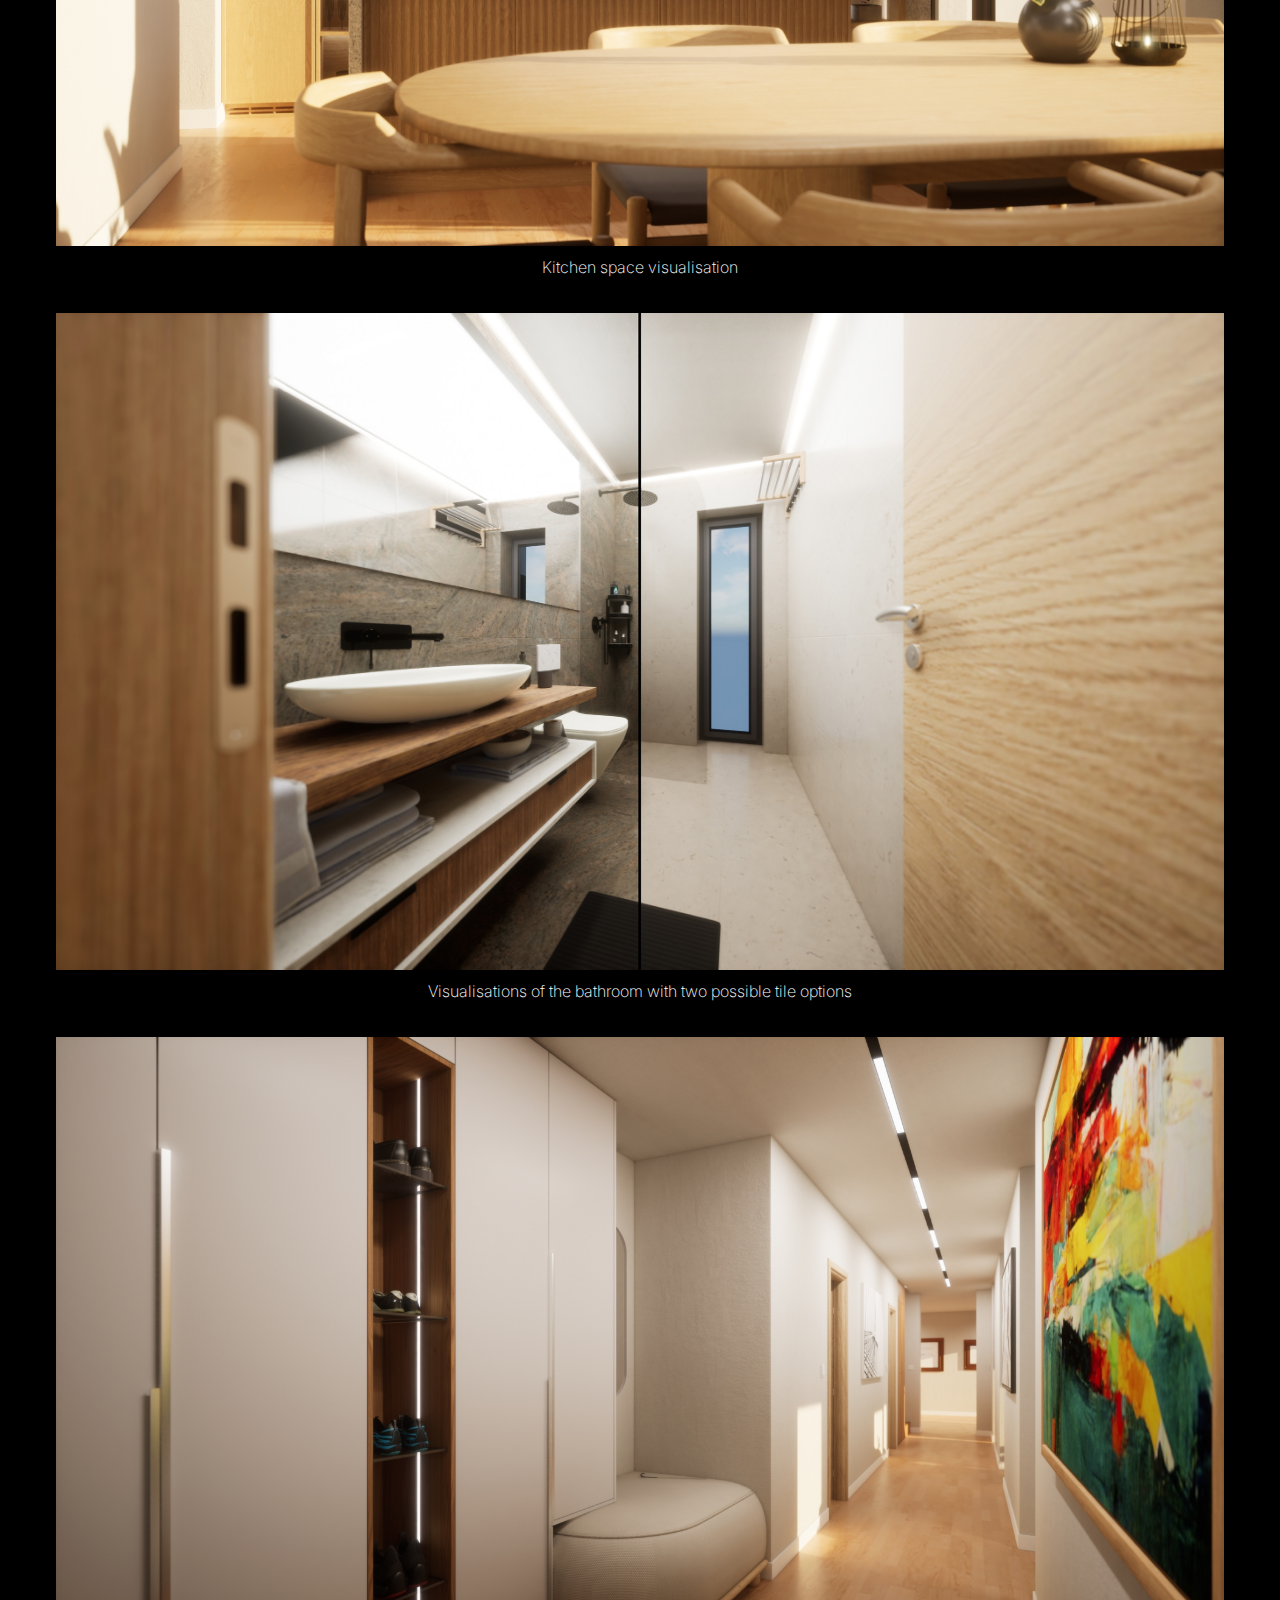
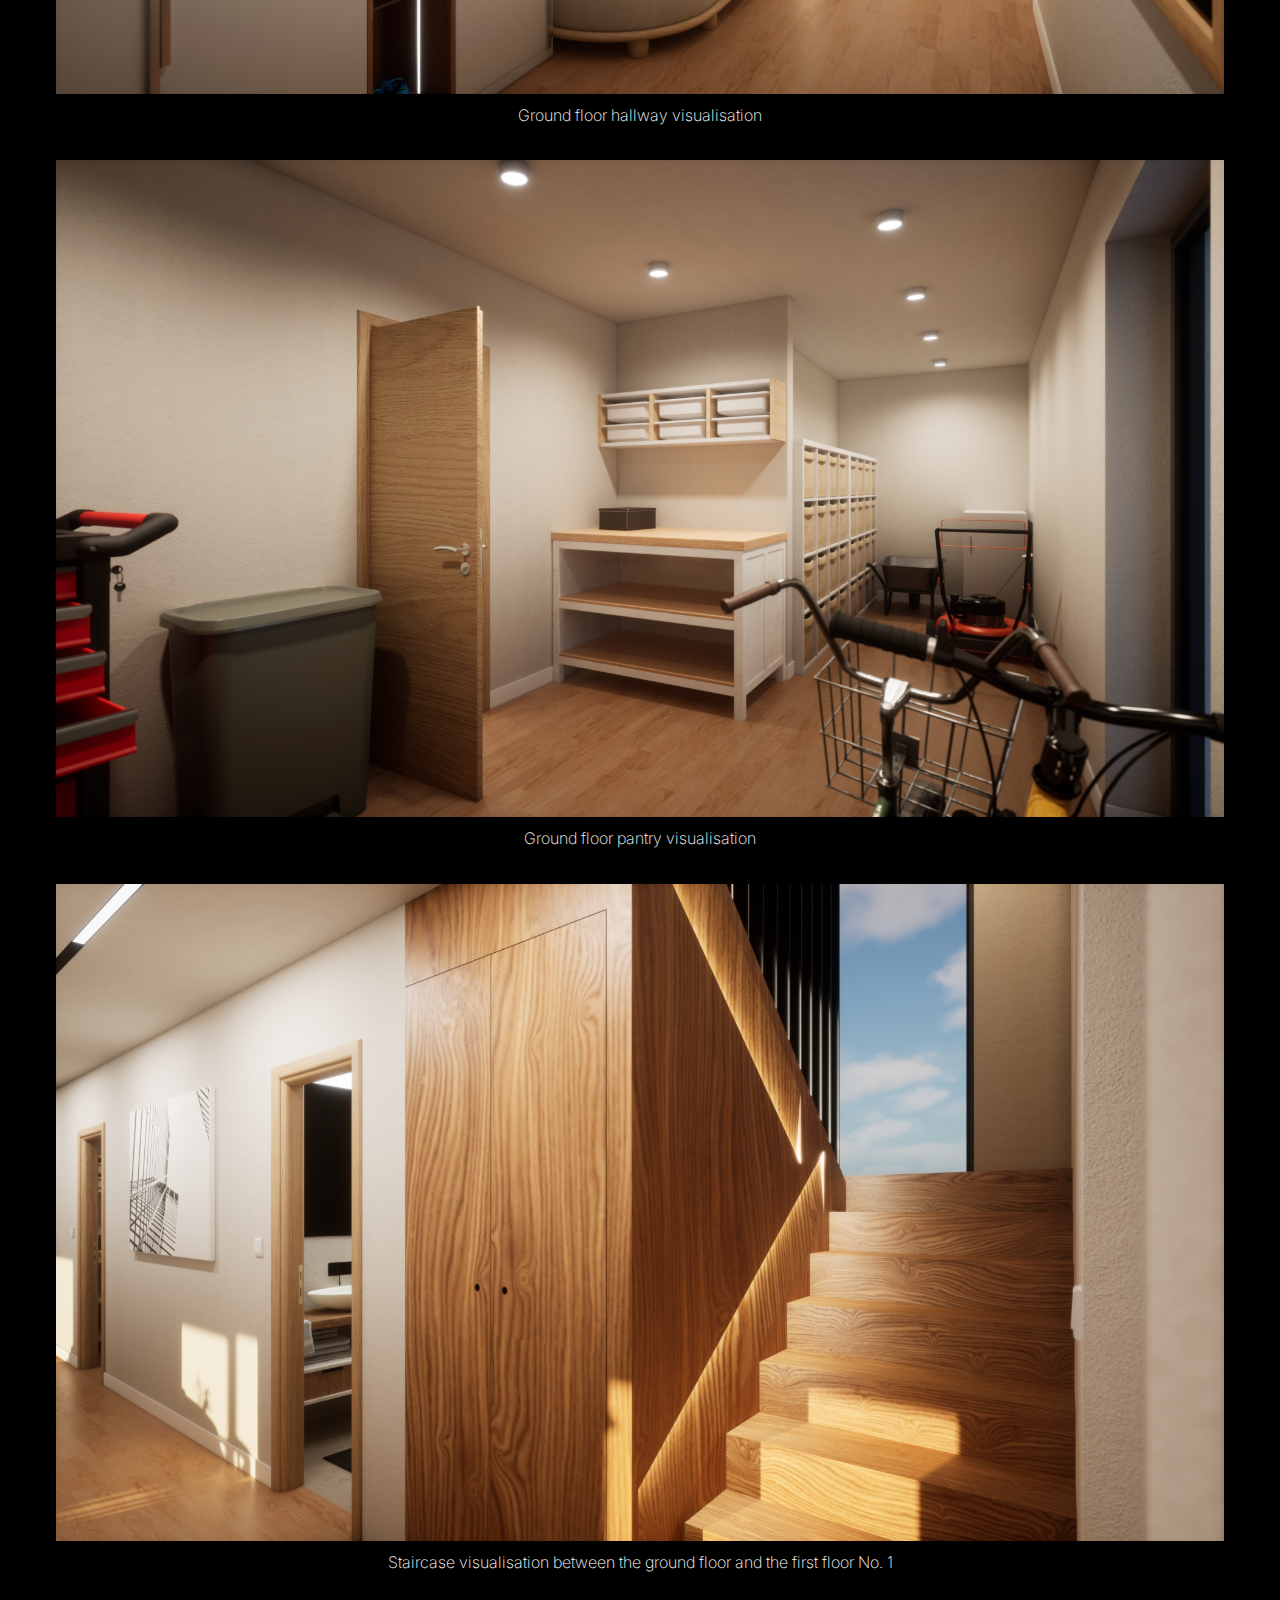
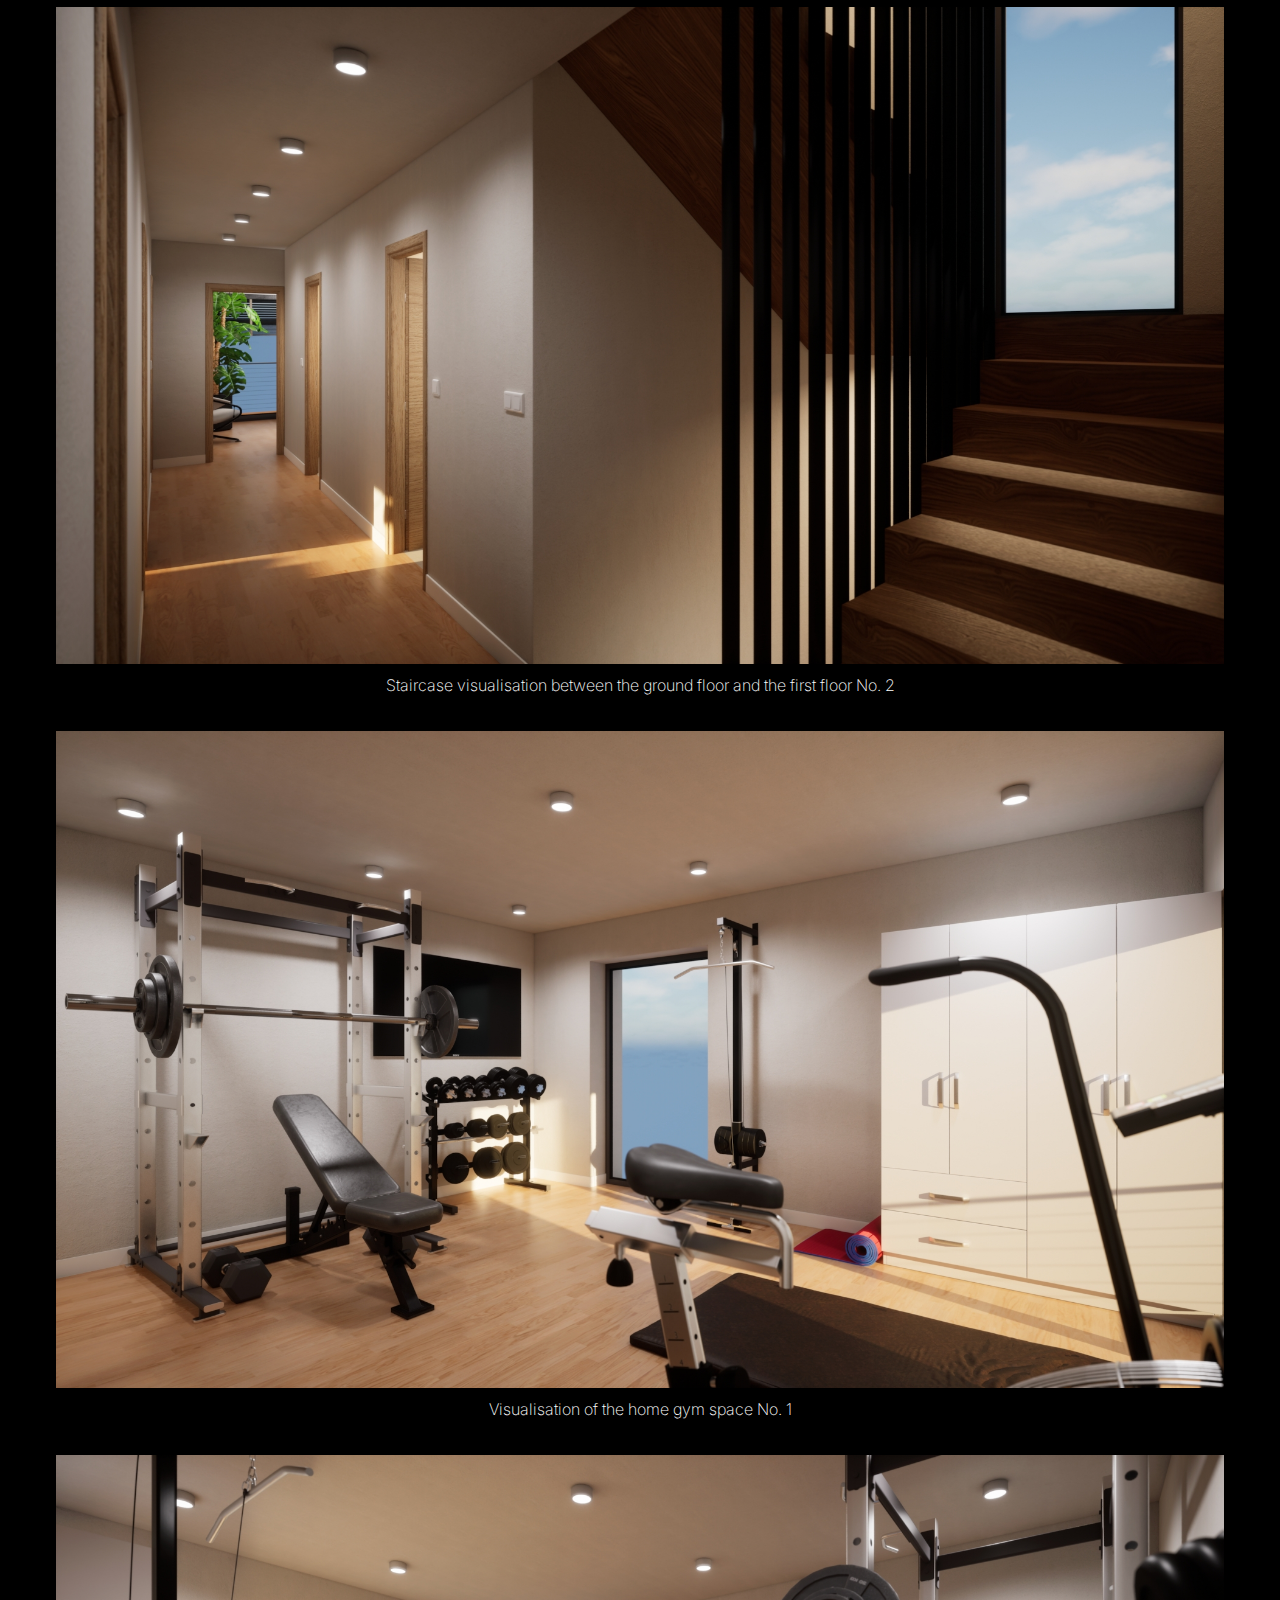
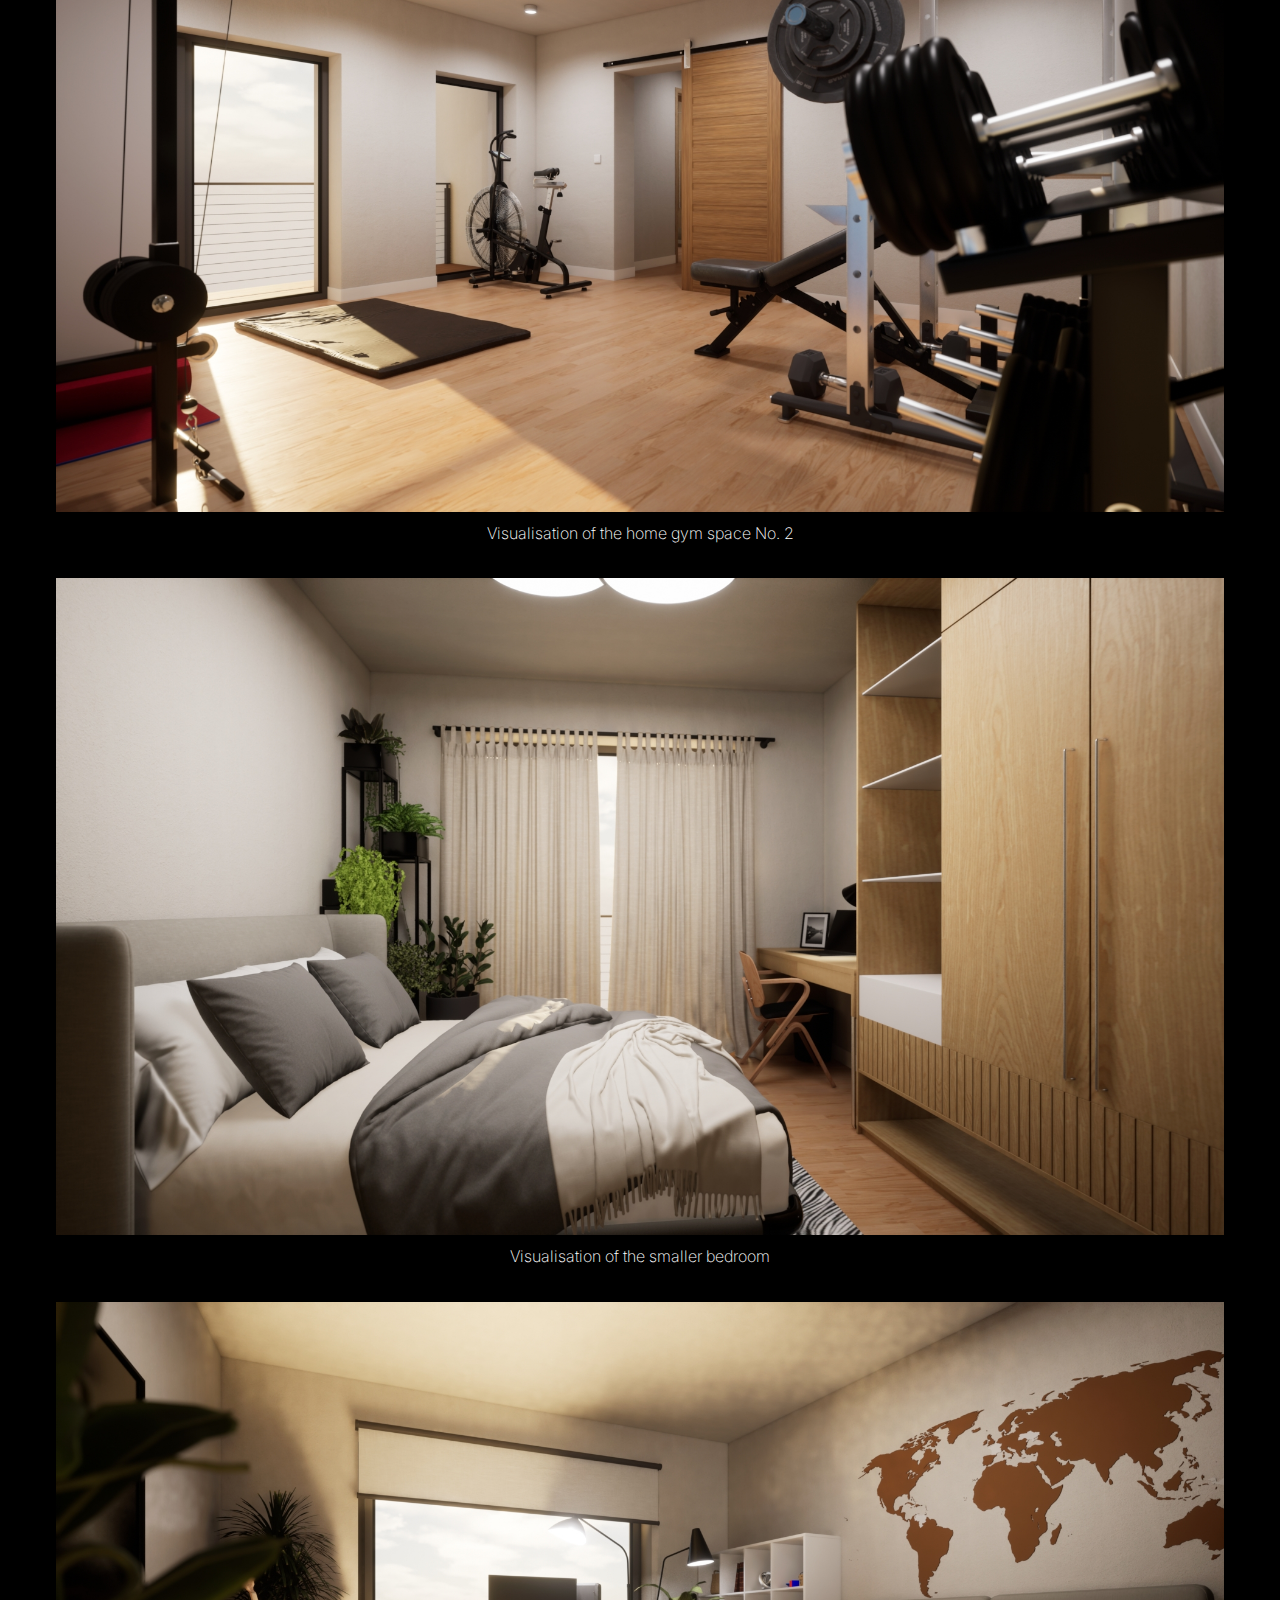
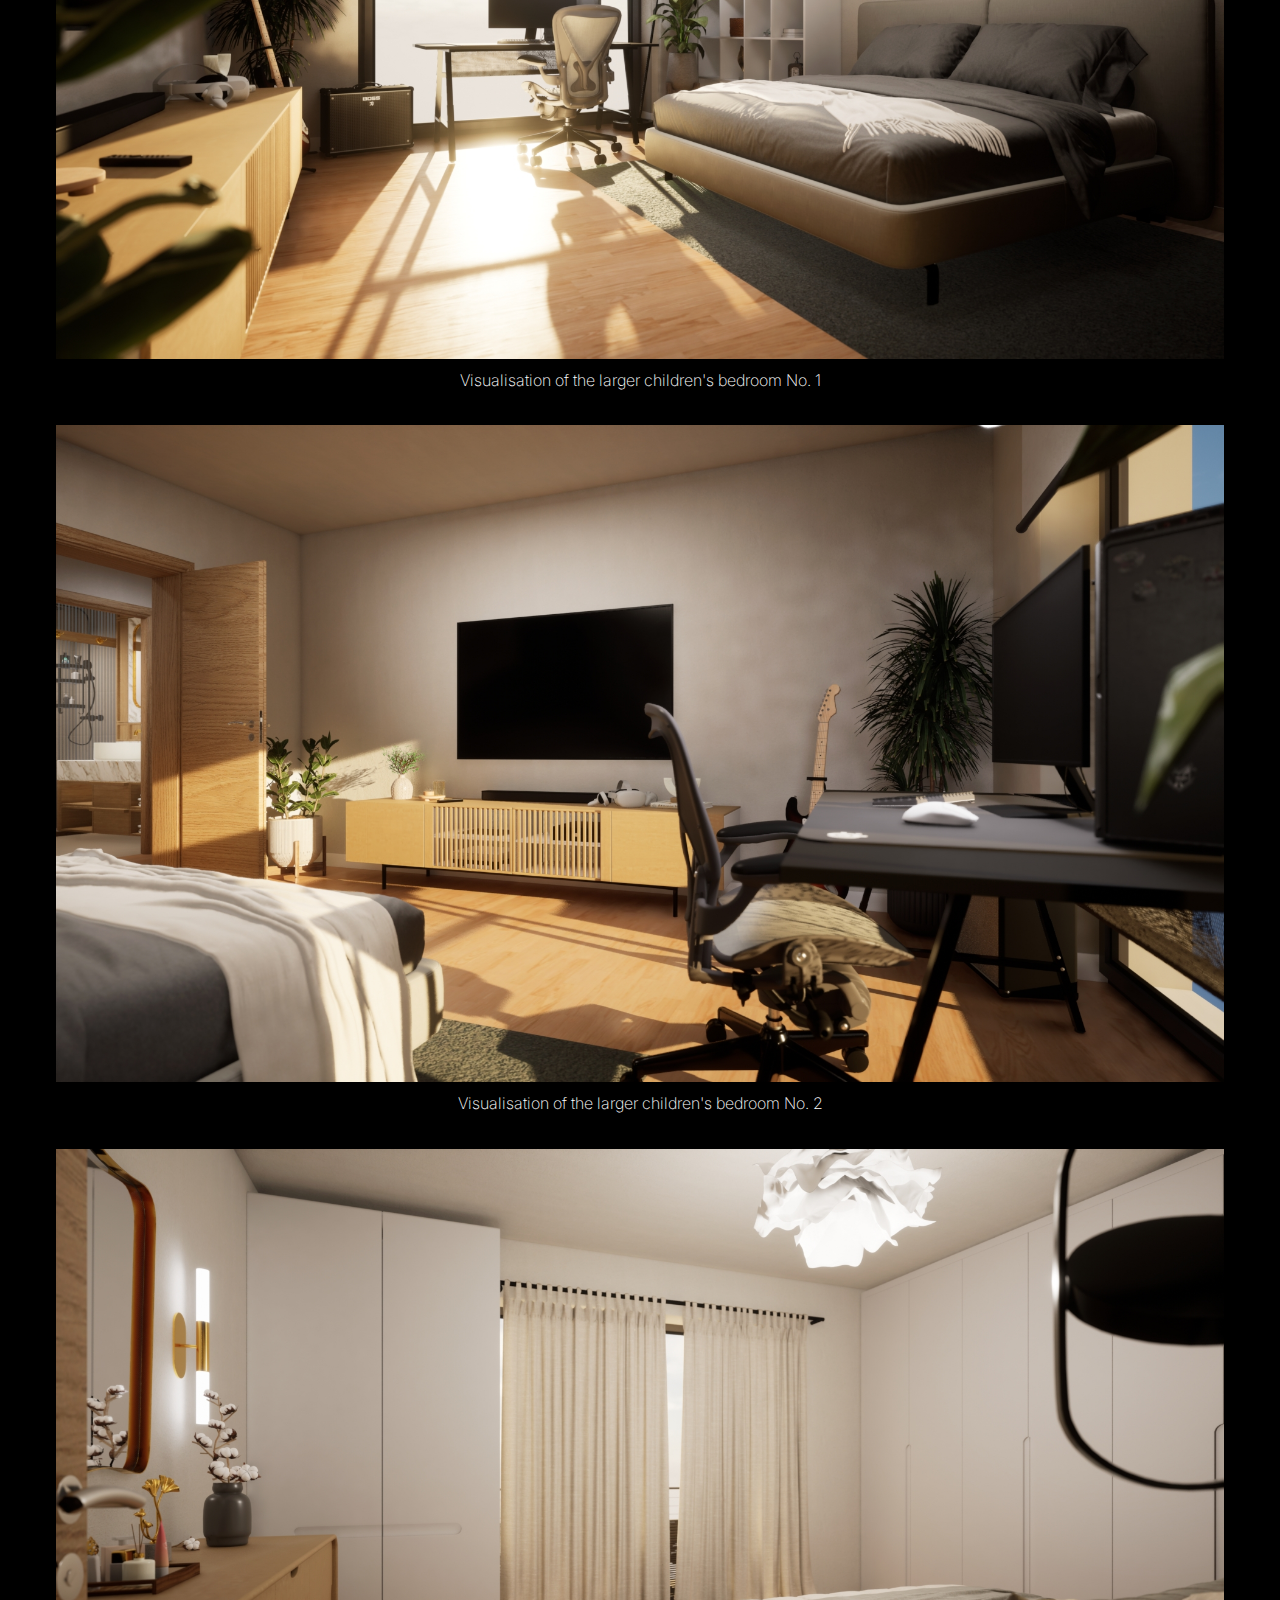
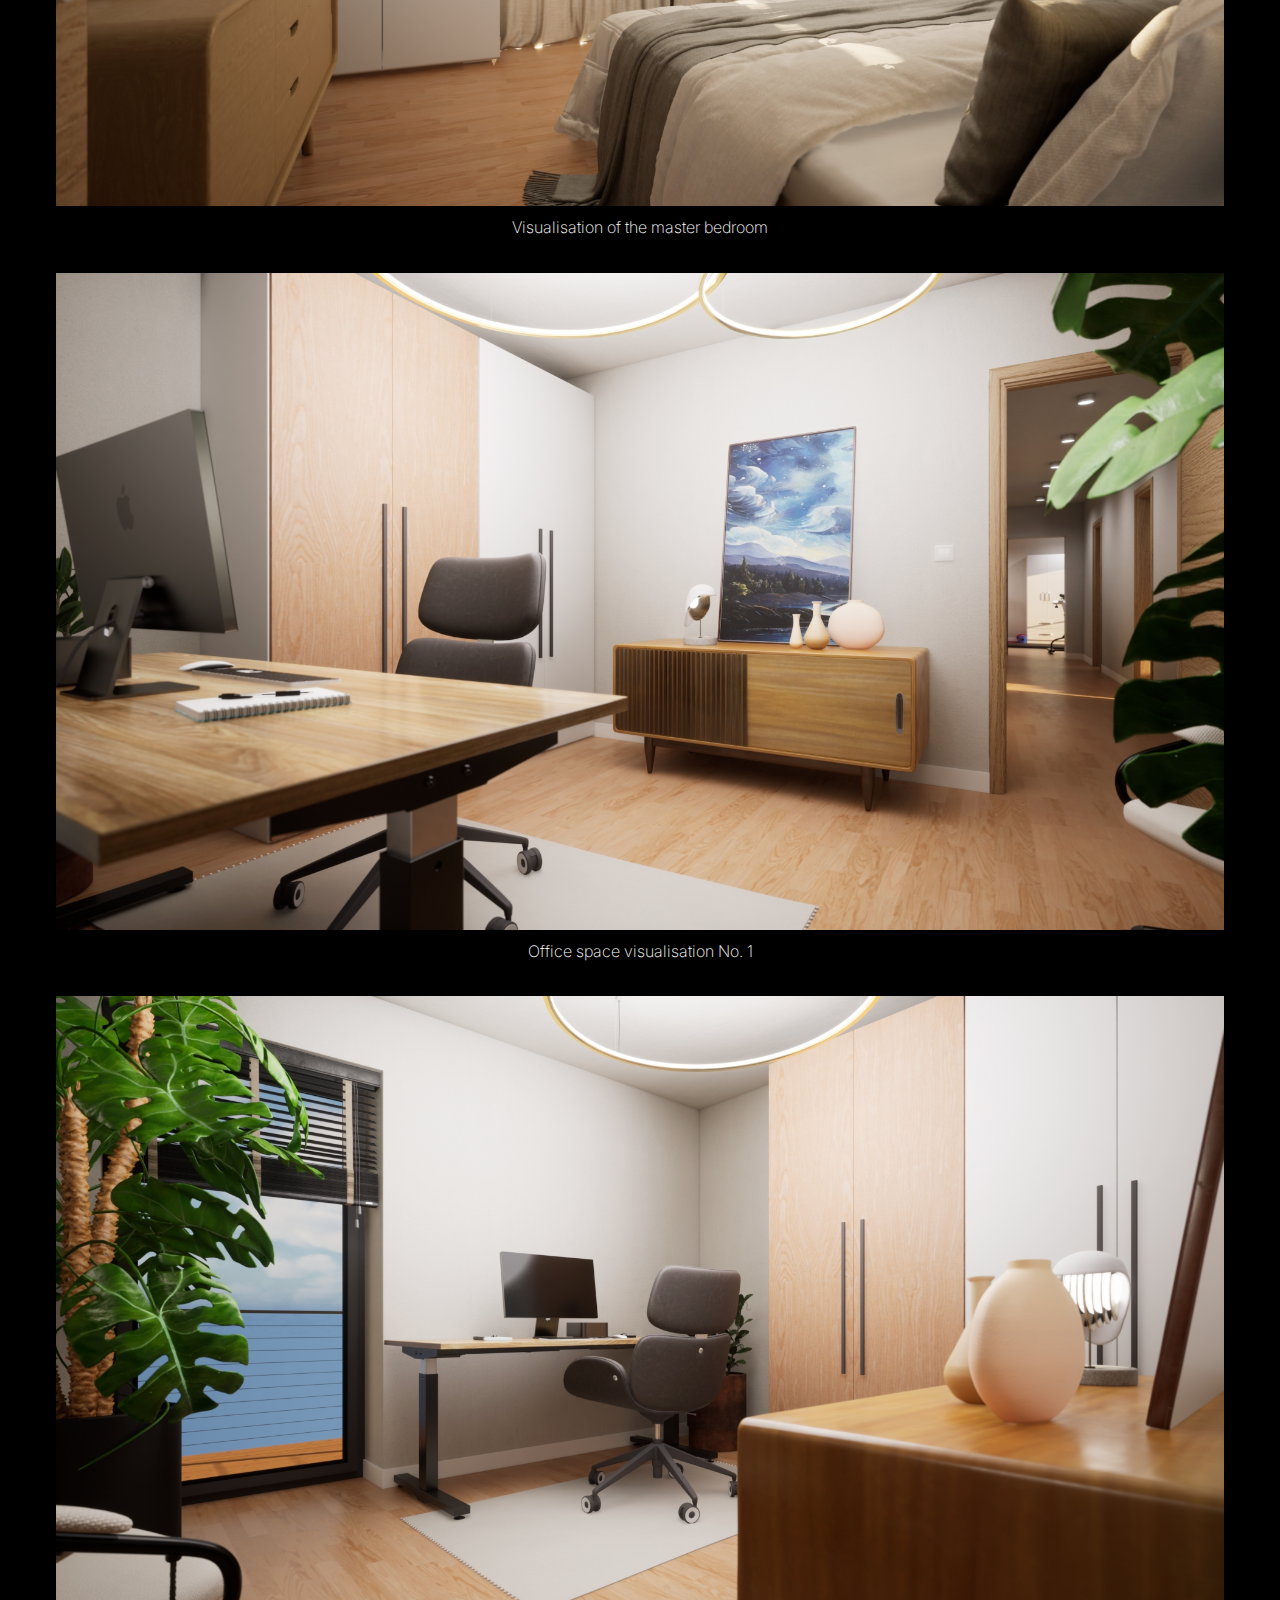
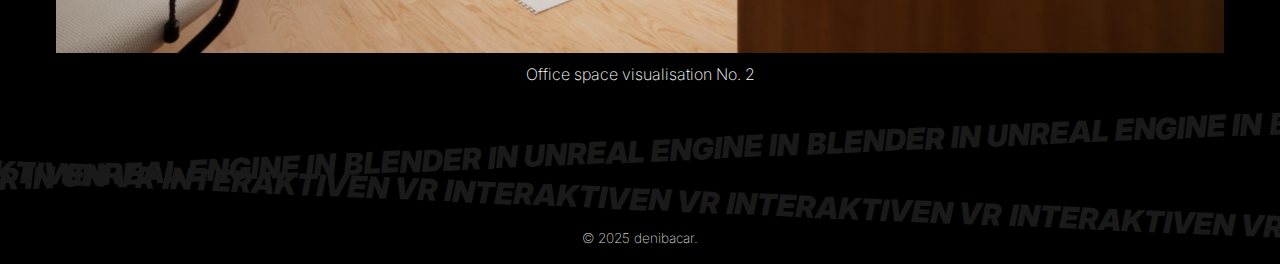
<file: interacive-vr.html>
<!DOCTYPE html>
<html lang="sl">
<head>
    <meta charset="UTF-8">
    <meta name="viewport" content="width=device-width, initial-scale=1">
    <title>denibacar – Interaktivni VR</title>
    <link href="https://fonts.googleapis.com/css2?family=Inter:ital,opsz,wght@0,14..32,100..900;1,14..32,100..900&display=swap" rel="stylesheet">
    <!-- External stylesheet -->
    <link href="style.css" rel="stylesheet">
</head>
<body>
    <header class="header">
        <div class="header-inner">
            <div class="header-item left">
                <a href="index.html" class="btn">denibacar</a>
            </div>
        </div>
    </header>

    <main class="page-content">
        <div class="project-container">
            <!-- Overview -->
            <section class="overview">
                <h1>Interaktivna VR izkušnja: Prenova stavbe</h1>
                <p>Popolnoma interaktivna virtualna predstavitev prenovljene hiše, ki uporabniku omogoča raziskovanje in prilagajanje materialov v realnem času.</p>
            </section>

            <!-- Video Section -->
            <section class="video-section">
                <!-- Privacy-enhanced, muted & looping embed -->
                <iframe
                    src="https://www.youtube-nocookie.com/embed/2Ol8Xhv0eDE?mute=1&loop=1&playlist=2Ol8Xhv0eDE"
                    title="Video predstavitev VR izkušnje"
                    frameborder="0"
                    allow="accelerometer; autoplay; clipboard-write; encrypted-media; gyroscope; picture-in-picture"
                    allow="autoplay; fullscreen"
                    allowfullscreen
                ></iframe>
                <p>Video prikaže glavne funkcionalnosti in navigacijo po prostoru.</p>
            </section>

            <!-- Detailed Description -->
            <section class="text-section">
                <h2>Opis projekta</h2>
                <p>Celotno hišo sem iz 2D načrtov prenove zgradil v interaktivno VR izkušnjo, ki v realnem času omogoča sprehod in prilagajanje prostorov.</p>
            </section>

            <!-- Tech & Features -->
            <div class="details">
                <section>
                <h3>Orodja in tehnologije</h3>
                <ul>
                    <li>Blender – UV, geometrijska in PBR optimizacija</li>
                    <li>Unreal Engine 5 – Lumen GI, Nanite in Blueprint logika</li>
                </ul>
                </section>
                <section>
                <h3>Ključne funkcionalnosti</h3>
                <ul>
                    <li>Interaktivna zamenjava materialov (tla, stene, izbrano pohištvo)</li>
                    <li>Nadzor osvetlitve (dan/noč) in letnih časov + interaktivna stikala za luči</li>
                    <li>Interaktivna vrata in oprijem predmetov</li>
                </ul>
                </section>
                <section>
                <h3>Moja vloga</h3>
                <p>Samostojni razvijalec — modeliranje, urejanje assetov, sestava nivoja, Blueprint skriptiranje, optimizacija.</p>
                </section>
            </div>

            <!-- Image Gallery -->
            <section class="gallery">
                <figure>
                    <img src="\assets\projects\vr_gallery\livinngroom1.jpeg" alt="Living room visualisation">
                    <figcaption>Living room visualisation</figcaption>
                </figure>
                <figure>
                    <img src="\assets\projects\vr_gallery\diningroom3_edit.jpg" alt="Dining area visualisation">
                    <figcaption>Dining area visualisation</figcaption>
                </figure>
                <figure>
                    <img src="\assets\projects\vr_gallery\kitchen1.jpeg" alt="Kitchen space visualisation">
                    <figcaption>Kitchen space visualisation</figcaption>
                </figure>
                <figure>
                    <img src="\assets\projects\vr_gallery\wc_material_edit.jpg" alt="Visualisations of the bathroom with two possible tile options">
                    <figcaption>Visualisations of the bathroom with two possible tile options</figcaption>
                </figure>
                <figure>
                    <img src="\assets\projects\vr_gallery\hodnik1.jpeg" alt="Ground floor hallway visualisation">
                    <figcaption>Ground floor hallway visualisation</figcaption>
                </figure>
                <figure>
                    <img src="\assets\projects\vr_gallery\shramba1.jpeg" alt="Ground floor pantry visualisation">
                    <figcaption>Ground floor pantry visualisation</figcaption>
                </figure>
                <figure>
                    <img src="\assets\projects\vr_gallery\stopnisce1.jpeg" alt="Staircase visualisation between the ground floor and the first floor No. 1">
                    <figcaption>Staircase visualisation between the ground floor and the first floor No. 1</figcaption>
                </figure>
                <figure>
                    <img src="\assets\projects\vr_gallery\hodnik2_1.jpeg" alt="Staircase visualisation between the ground floor and the first floor No. 2">
                    <figcaption>Staircase visualisation between the ground floor and the first floor No. 2</figcaption>
                </figure>
                <figure>
                    <img src="\assets\projects\vr_gallery\telovadnica1.jpeg" alt="Visualisation of the home gym space No. 1">
                    <figcaption>Visualisation of the home gym space No. 1</figcaption>
                </figure>
                <figure>
                    <img src="\assets\projects\vr_gallery\telovadnica2.jpeg" alt="Visualisation of the home gym space No. 2">
                    <figcaption>Visualisation of the home gym space No. 2</figcaption>
                </figure>
                <figure>
                    <img src="\assets\projects\vr_gallery\spalnica2_1.jpeg" alt="Visualisation of the smaller bedroom">
                    <figcaption>Visualisation of the smaller bedroom</figcaption>
                </figure>
                <figure>
                    <img src="\assets\projects\vr_gallery\spalnica3_1.jpeg" alt="Visualisation of the larger children's bedroom No. 1">
                    <figcaption>Visualisation of the larger children's bedroom No. 1</figcaption>
                </figure>
                <figure>
                    <img src="\assets\projects\vr_gallery\spalnica3_2.jpeg" alt="Visualisation of the larger children's bedroom No. 2">
                    <figcaption>Visualisation of the larger children's bedroom No. 2</figcaption>
                </figure>
                <figure>
                    <img src="\assets\projects\vr_gallery\spalnica1_2.jpeg" alt="Visualisation of the master bedroom">
                    <figcaption>Visualisation of the master bedroom</figcaption>
                </figure>
                <figure>
                    <img src="\assets\projects\vr_gallery\pisarna2.jpeg" alt="Office space visualisation No. 1">
                    <figcaption>Office space visualisation No. 1</figcaption>
                </figure>
                <figure>
                    <img src="\assets\projects\vr_gallery\pisarna1.jpeg" alt="Office space visualisation No. 2">
                    <figcaption>Office space visualisation No. 2</figcaption>
                </figure>
            </section>
        </div>

        <!-- Scrolling Banners -->
        <div class="outer outer-top">
            <div>
                <div class="loop"><div class="scroller">BLENDER IN UNREAL ENGINE IN </div></div>
            </div>
        </div>
        <div class="outer outer-bottom">
            <div>
                <div class="loop"><div class="scroller">INTERAKTIVEN VR</div></div>
            </div>
        </div>
    </main>


    <footer class="site-footer">
        <p>&copy; 2025 denibacar.</p>
    </footer>

    <!-- Scroll-to-Top Button -->
    <button class="scroll-top" aria-label="Scroll to top"></button>


    <script>
        document.addEventListener('DOMContentLoaded', () => {
        const btn = document.querySelector('.scroll-top');
        const SHOW_AFTER = 1200;            // px scrolled before we reveal button

        /* reveal / hide on scroll */
        window.addEventListener('scroll', () => {
            if (window.scrollY > SHOW_AFTER) {
            btn.classList.add('show');
            } else {
            btn.classList.remove('show');
            }
        });

        /* smooth scroll to top */
        btn.addEventListener('click', () =>
            window.scrollTo({ top: 0, behavior: 'smooth' })
        );
        });


        
        // Scrolling banner logic (unchanged)
        document.querySelectorAll('.outer .loop').forEach(loop => {
            const outer = loop.closest('.outer');
            const orig  = loop.querySelector('.scroller');
            const needed = Math.ceil(outer.clientWidth / orig.offsetWidth) + 1;
            let strip = '';
            for (let i = 0; i < needed; i++) strip += `<div class="scroller">${orig.textContent}</div>`;
            loop.innerHTML = strip + strip;
            const total = loop.scrollWidth / 2;
            loop._anim = loop.animate([
                { transform: 'translateX(0)' },
                { transform: `translateX(-${total}px)` }
            ], {
                duration: window.innerWidth < 768 ? 30000 : 25000,
                iterations: Infinity,
                easing: 'linear',
                direction: 'reverse'
            });
        });
        let lastY = window.scrollY;
        window.addEventListener('scroll', () => {
            const scrollUp = window.scrollY < lastY;
            document.querySelectorAll('.outer .loop').forEach(loop => {
                loop._anim.effect.updateTiming({ direction: scrollUp ? 'normal' : 'reverse' });
            });
            lastY = window.scrollY;
        });
        window.addEventListener('resize', () => {
            document.querySelectorAll('.outer .loop').forEach(loop => {
                loop._anim.updateTiming({ duration: window.innerWidth < 768 ? 30000 : 25000 });
            });
        });
    </script>
</body>
</html>
</file>
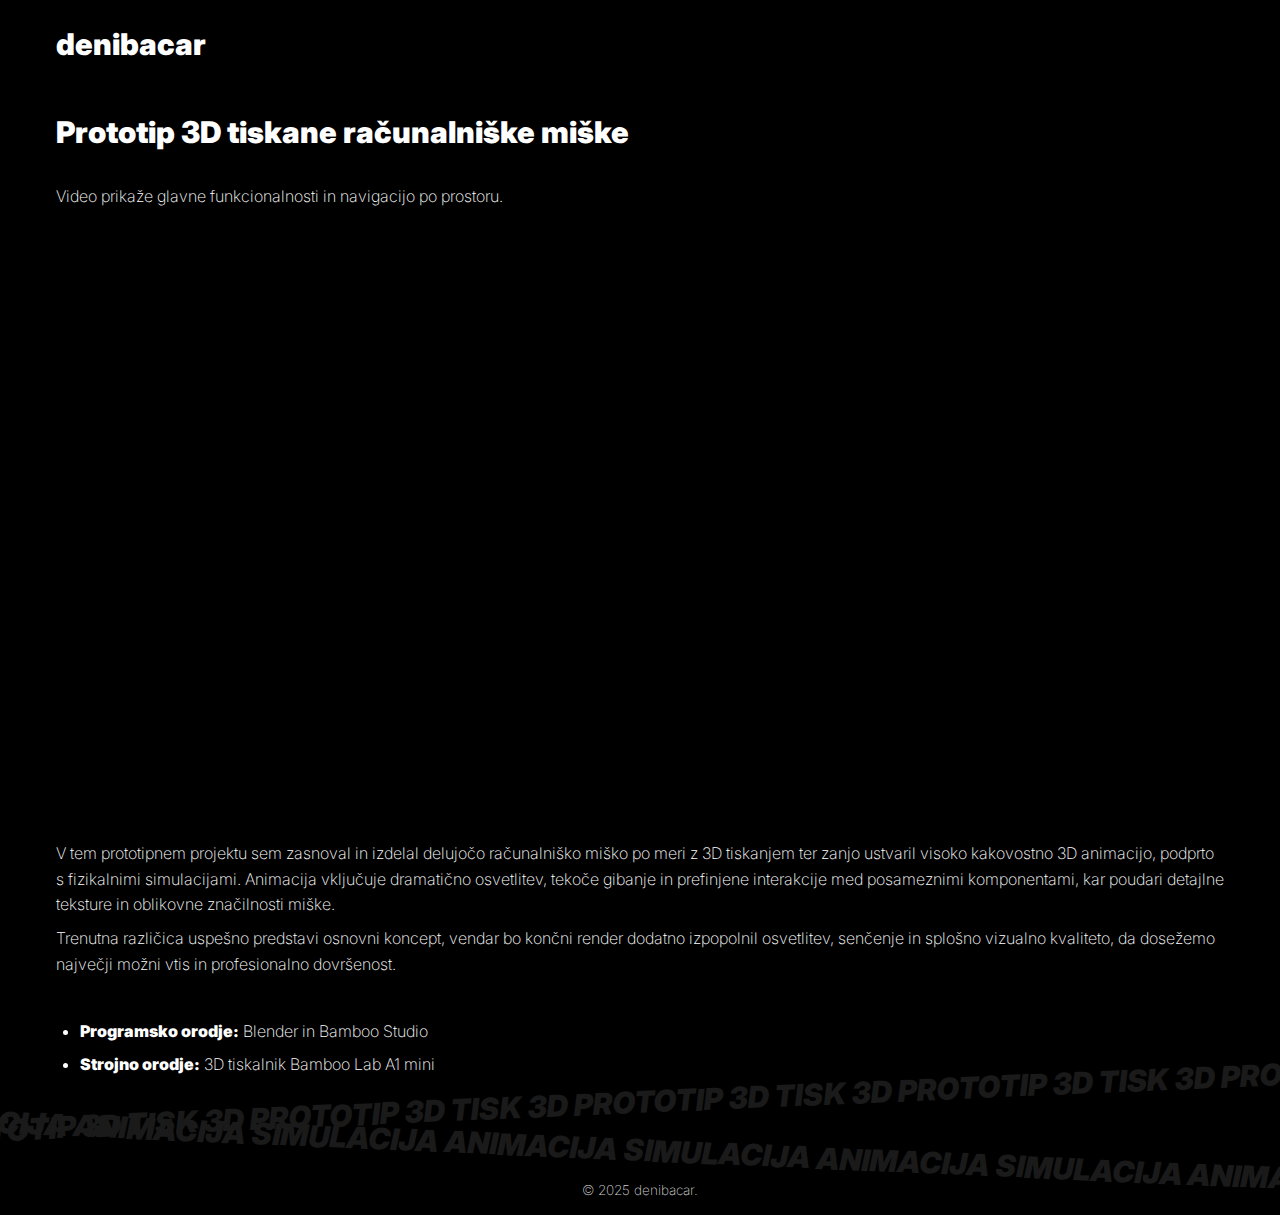
<file: prototype-mouse.html>
<!DOCTYPE html>
<html lang="sl">
<head>
    <meta charset="UTF-8">
    <meta name="viewport" content="width=device-width, initial-scale=1">
    <title>denibacar – Prototipiranje</title>
    <link href="https://fonts.googleapis.com/css2?family=Inter:ital,opsz,wght@0,14..32,100..900;1,14..32,100..900&display=swap" rel="stylesheet">
    <!-- External stylesheet -->
    <link href="style.css" rel="stylesheet">
</head>
<body>
    <header class="header">
        <div class="header-inner">
            <div class="header-item left">
                <a href="index.html" class="btn">denibacar</a>
            </div>
        </div>
    </header>

    <main class="page-content vr-content">
        <div class="project-container">
            <!-- Overview -->
            <section class="overview">
                <h1>Prototip 3D tiskane računalniške miške</h1>
            </section>

            <!-- Video Section -->
            <section class="video-section">
                <!-- Privacy-enhanced, muted & looping embed -->
                <iframe
                    src="https://www.youtube.com/embed/clyQHNMQc8g?si=DK9n0UiFSiPH09XN&loop=1" title="YouTube video player"
                    frameborder="0"
                    allow="accelerometer; autoplay; clipboard-write; encrypted-media; gyroscope; picture-in-picture; web-share"
                    referrerpolicy="strict-origin-when-cross-origin"
                    allowfullscreen>
                </iframe>
                <p>Video prikaže glavne funkcionalnosti in navigacijo po prostoru.</p>
            </section>

            <!-- Detailed Description -->
            <section class="text-section">
                <p>V tem prototipnem projektu sem zasnoval in izdelal delujočo računalniško miško po meri z 3D tiskanjem ter zanjo ustvaril visoko kakovostno 3D animacijo, podprto s fizikalnimi simulacijami. Animacija vključuje dramatično osvetlitev, tekoče gibanje in prefinjene interakcije med posameznimi komponentami, kar poudari detajlne teksture in oblikovne značilnosti miške.</p>
                <p>Trenutna različica uspešno predstavi osnovni koncept, vendar bo končni render dodatno izpopolnil osvetlitev, senčenje in splošno vizualno kvaliteto, da dosežemo največji možni vtis in profesionalno dovršenost.</p>
                <br>
                <ul>
                    <li><strong>Programsko orodje:</strong> Blender in Bamboo Studio</li>
                    <li><strong>Strojno orodje:</strong> 3D tiskalnik Bamboo Lab A1 mini</li>
                </ul>
            </section>

        <!-- Scrolling Banners -->
        <div class="outer outer-top">
            <div>
                <div class="loop"><div class="scroller">3D PROTOTIP 3D TISK 3D PROTOTIP 3D TISK 3D PROTOTIP 3D TISK 3D PROTOTIP 3D TISK 3D PROTOTIP 3D TISK 3D PROTOTIP 3D TISK 3D PROTOTIP 3D TISK 3D PROTOTIP 3D TISK 3D PROTOTIP 3D TISK </div></div>
            </div>
        </div>
        <div class="outer outer-bottom">
            <div>
                <div class="loop"><div class="scroller">SIMULACIJA ANIMACIJA SIMULACIJA ANIMACIJA SIMULACIJA ANIMACIJA SIMULACIJA ANIMACIJA SIMULACIJA ANIMACIJA SIMULACIJA ANIMACIJA SIMULACIJA ANIMACIJA SIMULACIJA ANIMACIJA </div></div>
            </div>
        </div>
    </main>


    <footer class="site-footer">
        <p>&copy; 2025 denibacar.</p>
    </footer>

    <script>
        document.addEventListener('DOMContentLoaded', () => {
        const btn = document.querySelector('.scroll-top');
        const SHOW_AFTER = 1200;            // px scrolled before we reveal button

        /* reveal / hide on scroll */
        window.addEventListener('scroll', () => {
            if (window.scrollY > SHOW_AFTER) {
            btn.classList.add('show');
            } else {
            btn.classList.remove('show');
            }
        });

        /* smooth scroll to top */
        btn.addEventListener('click', () =>
            window.scrollTo({ top: 0, behavior: 'smooth' })
        );
        });


        
        // Scrolling banner logic (unchanged)
        document.querySelectorAll('.outer .loop').forEach(loop => {
            const outer = loop.closest('.outer');
            const orig  = loop.querySelector('.scroller');
            const needed = Math.ceil(outer.clientWidth / orig.offsetWidth) + 1;
            let strip = '';
            for (let i = 0; i < needed; i++) strip += `<div class="scroller">${orig.textContent}</div>`;
            loop.innerHTML = strip + strip;
            const total = loop.scrollWidth / 2;
            loop._anim = loop.animate([
                { transform: 'translateX(0)' },
                { transform: `translateX(-${total}px)` }
            ], {
                duration: window.innerWidth < 768 ? 30000 : 25000,
                iterations: Infinity,
                easing: 'linear',
                direction: 'reverse'
            });
        });
        let lastY = window.scrollY;
        window.addEventListener('scroll', () => {
            const scrollUp = window.scrollY < lastY;
            document.querySelectorAll('.outer .loop').forEach(loop => {
                loop._anim.effect.updateTiming({ direction: scrollUp ? 'normal' : 'reverse' });
            });
            lastY = window.scrollY;
        });
        window.addEventListener('resize', () => {
            document.querySelectorAll('.outer .loop').forEach(loop => {
                loop._anim.updateTiming({ duration: window.innerWidth < 768 ? 30000 : 25000 });
            });
        });
    </script>
</body>
</html>
</file>
<file: style.css>
:root {
  --bg: #000;
  --text: #fff;
  --primary-gap: 2rem;
  --font: 'Inter', sans-serif;
}

/* 1. Global Reset & Box Sizing */
*, *::before, *::after {
  box-sizing: border-box;
}
html, body {
  margin: 0;
  padding: 0;
  font-family: var(--font);
  font-weight: 200;
  color: var(--text);
  background: var(--bg);
  line-height: 1.6;
}
body {
  overflow-x: hidden; /* prevent horizontal scroll */
}

/* 2. Full-screen Spline Background */
spline-viewer {
  position: fixed;
  top: 50%; left: 50%;
  transform: translate(-50%, -50%);
  width: 115vw; height: 115vh;
}

/* 3. Header & Navigation */
.header, .main-header { /* fix header over scroll bar*/
  position: fixed;
  top: 0;
  left: 0;
  width: 100%;
  height: 80px; /* height of the header */
  align-items: center;
  padding: 0;/*20px auto 160px;*/
  background: #000;
  z-index: 1000; /* above everything else */
}
.main-header { /* for the main page */
  background: transparent;
}

.header-inner {
  display: grid; /* two-column grid for logo/title and buttons */
  grid-template-columns: 1fr auto;
  align-items: center;
  max-width: 1200px;
  width: 100%;
  margin: 0 auto;
  padding: 20px 0px;
}
.title,
.btn {
  background: transparent;
  color: #fff;
  text-decoration: none;
  font-size: 1.875rem;
  font-weight: 900;
  padding: 8px 16px;
}
.btn:hover {
  text-decoration: underline;
  font-style: italic;
}
/*---------------------------------------------*/

/* 4. Page Content Wrapper */

.page-content {
  margin: calc(1rem + 4rem) auto 0;
  padding: 8px 16px;
  max-width: 1200px;
  width: 100%;
  z-index: 1; /* above the Spline background */
}

/* 5. CV ------------------------------------------------------*/
.cv-content {
  display: grid;
  gap: 2rem; /* consistent gutters */
}

/* Profile Section */
.profile {
  display: grid;
  grid-template-columns: auto 1fr;
  gap: 1.5rem;
  align-items: center;
}
.profile-image {
  width: 300px;
  height: 300px;
  border-radius: 50%;
}

/* Personal Info */
.info-list {
  display: grid;
  grid-template-columns: max-content 1fr;
  gap: 0.5rem 1rem;
  align-items: center;
}
.email-link {
  color: #fff;
  text-decoration: none;
  user-select: all;
}

/* Experience & Education */
.job,
.school {
  display: grid;
  grid-template-columns: 1fr auto;
  gap: 0.5rem 1rem;
}
.date {
  font-style: italic;
  font-size: 0.9rem;
  color: #ccc;
  justify-self: end;
}

/* Section Headings & Text */
.page-content h1 {
  font-size: 1.875rem;
  font-weight: 900;
}
.page-content h2 {
  font-size: 1.75rem;
  font-weight: 900;
  margin-bottom: 0;
}
.page-content h3 {
  font-size: 1.25rem;
  margin-bottom: 0;
}
.page-content p,
.page-content li {
  line-height: 1.6;;
  margin-bottom: 0.5em;
  margin-top: 0.5em;
}
.page-content ul {
  list-style: disc;
  margin-left: 1.5em;
  margin-bottom: 1.5em;
  margin-top: 0;
  padding: 0;
}
.page-content strong {
  font-weight: 900;
}

/* Video Section-------------------------------------------- */
.video-section {
  position: relative;
  padding-bottom: 56.25%; /* 16:9 */
  height: 0;
  overflow: hidden;
}
.video-section iframe {
  position: absolute;
  top: 0; left: 0;
  width: 100%; height: 100%;
}

/* Gallery --------------------------------------------------*/
.gallery {
  display: grid;          /* keep grid so gap still works */
  grid-template-columns: 1fr;   /* one column that spans 100 % */
  gap: var(--primary-gap);      /* same vertical spacing you use elsewhere */
  padding-bottom: 7vh; /* add some space at the bottom */
}

.gallery figure {
  margin: 0;            /* remove default figure margin */
  padding: 0;           /* remove default figure padding */
  display: grid;        /* keep grid so gap still works */
  grid-template-columns: 1fr;   /* one column that spans 100 % */
  gap: 1vh;      /* same vertical spacing you use elsewhere */
}

.gallery img {
  width: 100%;             /* already present – keeps each photo full-width */
}

.gallery figcaption {
  text-align: center;        /* optional: align caption text as you like */
}

.project a { color: var(--text); text-decoration: underline;}

/* 360 Gallery */
.gallery-360 {
  display: grid;          /* keep grid so gap still works */
  grid-template-columns: 1fr;   /* one column that spans 100 % */
  gap: var(--primary-gap);      /* same vertical spacing you use elsewhere */
  padding-bottom: 7vh; /* add some space at the bottom */
}

.gallery-360 .project-section {
  margin: 0;            /* remove default figure margin */
  padding: 0;           /* remove default figure padding */
  display: grid;        /* keep grid so gap still works */
  grid-template-columns: 1fr;   /* one column that spans 100 % */
  gap: 1vh;      /* same vertical spacing you use elsewhere */
  width: 100%;
}

.gallery-360 .asset-caption p {
  text-align: center;
  margin: 0.5rem;
}

/* make the .asset-responsive fill its container with a 16:9 aspect ratio */
.gallery-360 .asset-responsive {
  position: relative;
  width: 100%;
  /* 9/16 = 56.25%: preserves the aspect ratio */
  padding-bottom: 56.25%;
  height: 0;
  overflow: hidden;
}

/* force the iframe to stretch to exactly the wrapper’s bounds */
.gallery-360 .asset-responsive iframe {
  position: absolute;
  top: 0; left: 0;
  width: 100%;
  height: 100%;
  border: 0;
}

/* Footer--------------------------------------------------- */
footer {
  margin-top: auto;
  padding: var(--primary-gap) 0;
  padding-bottom: 0;
  font-size: 0.85rem;
  color: #ccc;
  display: grid;
  gap: 0.5rem;
  text-align: center;
}

/* show projects in a grid -----------------------------------*/
.projects {
  display: grid;
  /* auto-fit as many 250px-wide columns as will fit, each at least 250px but can grow */
  grid-template-columns: repeat(auto-fit, minmax(250px, 1fr));
  gap: 1rem;
  padding: 0;
  margin: 0;
  max-width: 1200px;
}

.project {
  aspect-ratio: 1/1;
  display: flex;
  flex-direction: column;
  background: #1a1a1a;
  overflow: hidden;
  text-align: center;
  box-shadow: 0 2px 4px rgba(0,0,0,0.1);

  /* make it act like a link */
  text-decoration: none;
  color: inherit;
  cursor: pointer;
}

.project img {
  flex: 1;               /* allow image to grow and fill available space */
  width: 100%;
  object-fit: cover; /* cover the entire area */
}

.project-title {
  margin: 1rem 0;
  font-size: 1.1rem;
  color: #ffffff;
  text-align: center;
}


/* Scroll-to-Top Button -------------------------------------- */
.scroll-top {
  position: fixed;
  bottom: 1.875rem;
  right: 1.875rem;
  width: 3.5rem;
  height: 3.5rem;
  border: none;
  border-radius: 50%;
  background: url(/assets/upArrow.svg) no-repeat center center;
  background-size: cover;
  color: #fff;
  font-size: 1.25rem;
  cursor: pointer;
  opacity: 0;             /* hidden by default */
  pointer-events: none;   /* avoid tab-stop when hidden */
  transform: translateY(1rem);
  transition: opacity .35s ease, transform .35s ease;
  z-index: 999;           /* above everything else */
}

.scroll-top.show {
  opacity: 1;
  pointer-events: auto;
  transform: translateY(0);
}

/* 6. Mobile Warning */
.mobile-warning {
  display: none;
  position: fixed;
  top: 80px;
  left: 0;
  width: 100%;
  color: #ffffff7f;
  text-align: center;
  padding: 10px;
  z-index: 2;
}

/* horizontal scrolling ----------------------------------------------------*/
/* ───── Full-width angled banners ───── */
.outer {
    position: relative;
    margin: 4rem 0;     /* keep your vertical spacing */
    color: #1A1A1A;
    left: 50%;
    width: 120vw;           /* span the entire viewport width */
    margin-left: -60vw;     /* pull it back so it lines up with the viewport’s left edge */
    overflow: hidden;
}

/* make one banner tilt left, the other tilt right */
.outer.outer-top    {
    transform: rotate(-2.5deg);
    margin-block-start: -1.5rem;  /* space above */
    margin-block-end: -0.5rem;  /* space below */
}
.outer.outer-bottom {
    transform: rotate( 2.5deg);
    margin-block-start: 0.5rem;  /* space above */
    margin-block-end: -3rem;  /* space below */
}

/* the moving strip */
.loop {
  display: inline-block;
  white-space: nowrap;
}

.scroller {
  display: inline-block;
  font-family: var(--font);
  font-size: 1.875rem;
  font-weight: 900;
  font-style: italic;
  padding-left: 0.25em;
}

@media (max-width: 768px) {
  .page-content  {
    margin: 90px 10px;
    padding: 0 10px;
    width: calc(100% - 20px);
  }
  .mobile-warning {
    display: block;
  }
  .profile {
    grid-template-columns: 1fr;
    text-align: center;
    justify-items: center;
  }
  .info-list,
  .job,
  .school {
    grid-template-columns: 1fr;
  }
  .job {
    margin-bottom: 1.5rem;
  }
  .date {
    order: -1;
    justify-self: start;
    margin-bottom: 0;
  }
  .job-details h3, .school-details h3 {
    margin-top: 0;
  }

  /* Scrolling Banners */
  .scroller { font-size: 2rem; }
  /* make one banner tilt left, the other tilt right */
  .outer { color: #303030; }
  .outer.outer-top    {
      margin-block-start: -0.7rem;  /* space above */
      margin-block-end:   -0.7rem;  /* space below */
  }
  .outer.outer-bottom {
      margin-block-start: -1.5rem;  /* space above */
      margin-block-end:   -2rem;  /* space below */
  }
}

/* 7. Responsive Breakpoints */
@media (max-width: 1024px) {
  spline-viewer {
    width: 100vw;
  }
}
</file>
